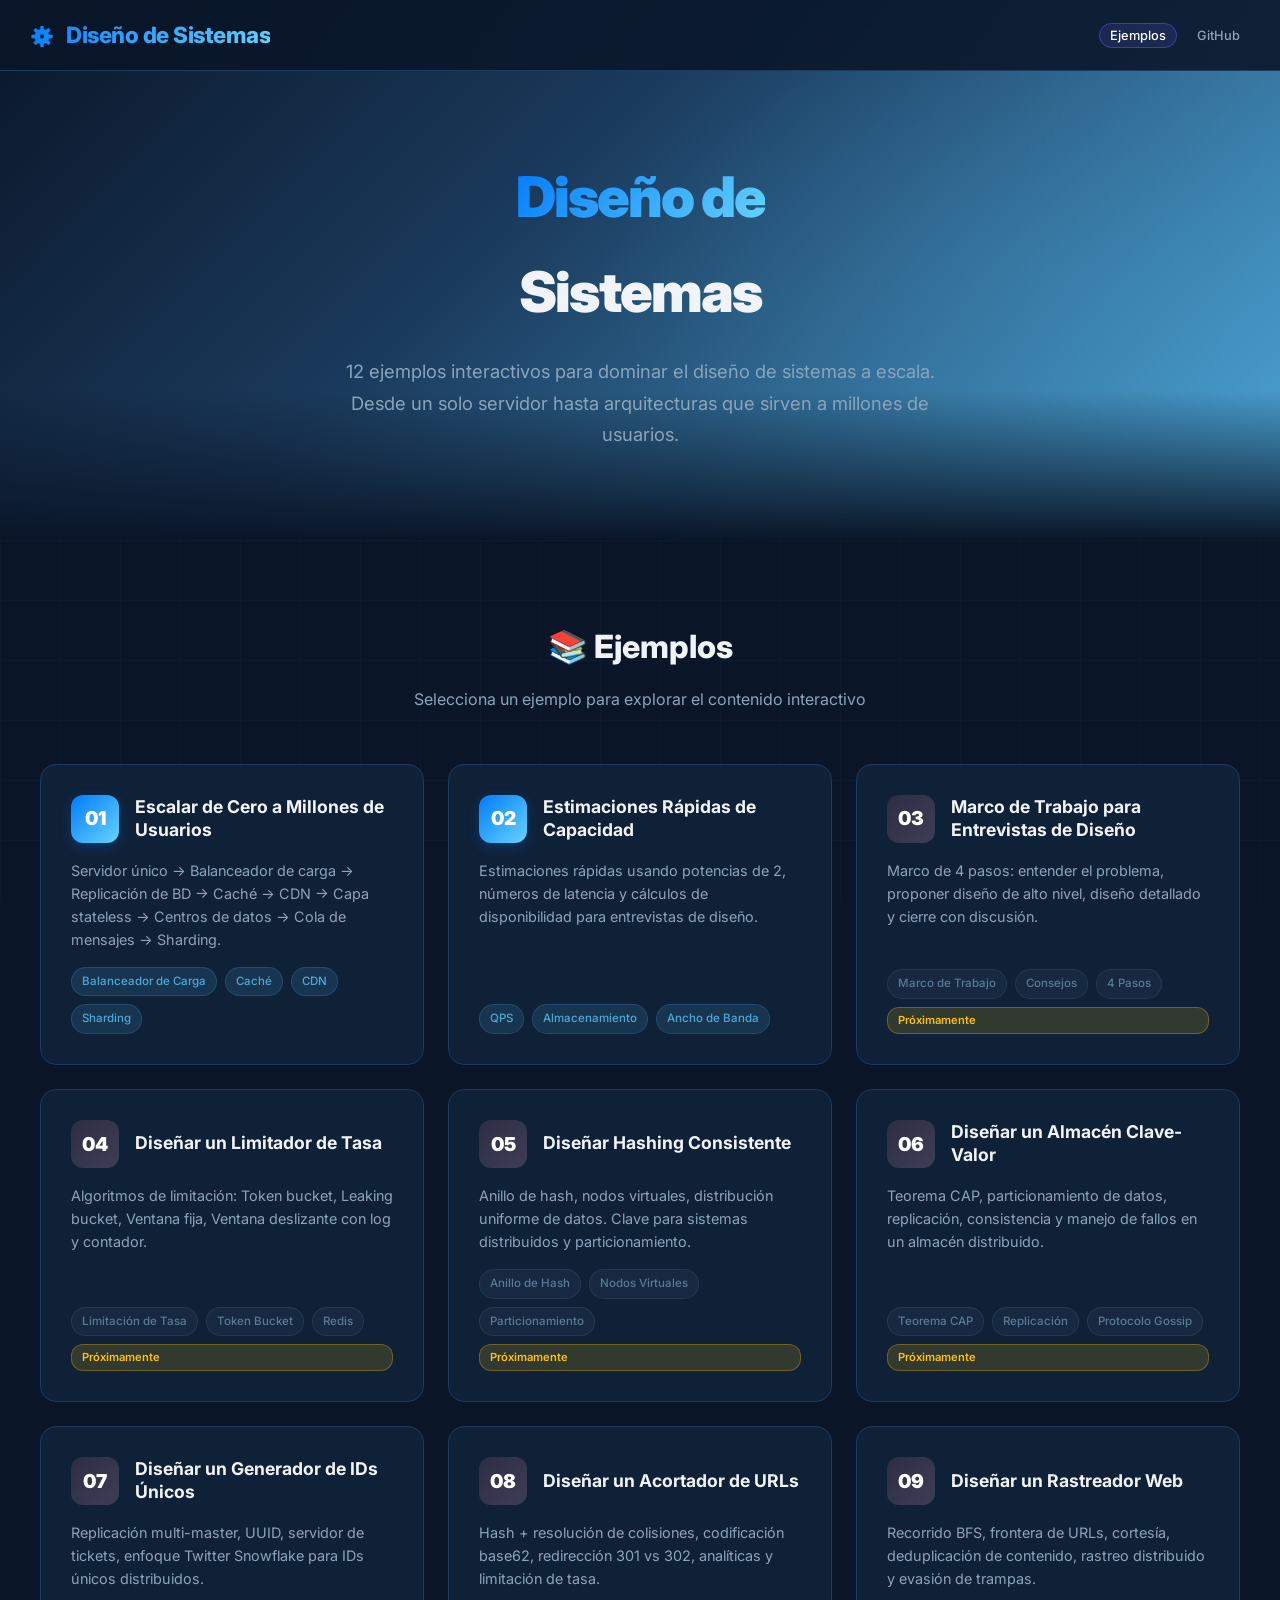
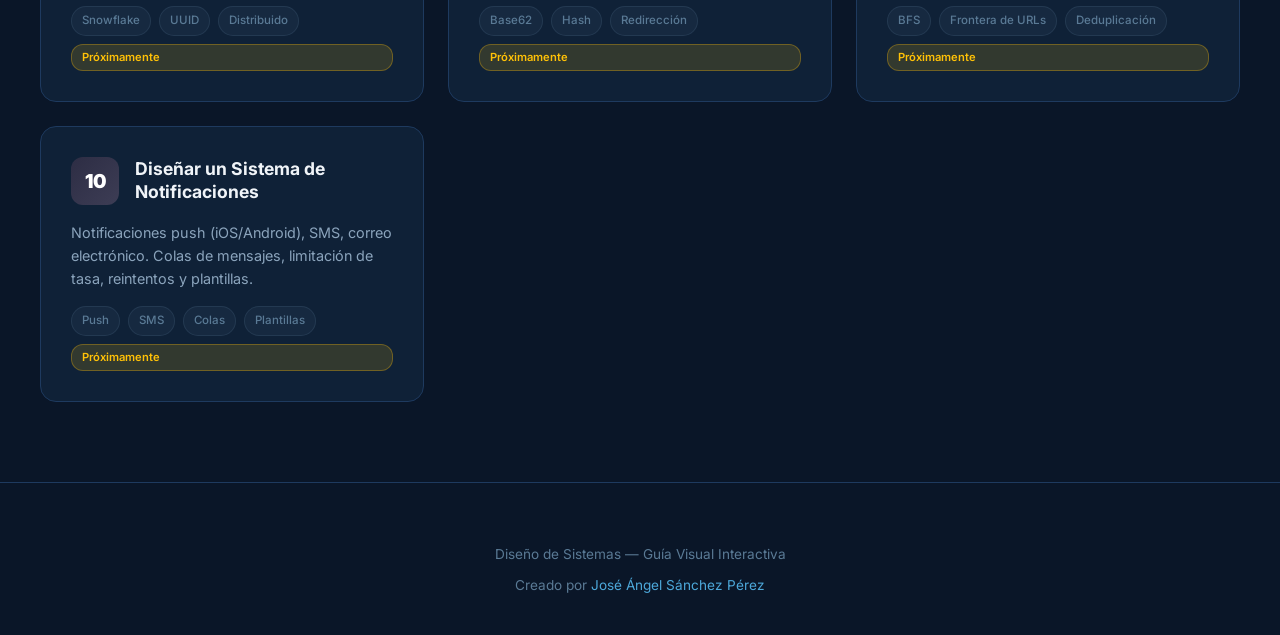
<file: index.html>
<!DOCTYPE html>
<html lang="es">
<head>
    <meta charset="UTF-8">
    <meta name="viewport" content="width=device-width, initial-scale=1.0">
    <title>Diseño de Sistemas — Guía Completa con 12 Ejemplos</title>
    <meta name="description" content="Guía interactiva y visual de Diseño de Sistemas. 12 ejemplos prácticos desde escalamiento básico hasta arquitecturas distribuidas complejas.">
    <meta name="author" content="José Ángel Sánchez Pérez">
    <meta property="og:type" content="website">
    <meta property="og:title" content="Diseño de Sistemas — 12 Ejemplos Prácticos">
    <meta property="og:description" content="Domina el diseño de sistemas con esta guía visual interactiva.">
    <!-- Fonts -->
    <link rel="preconnect" href="https://fonts.googleapis.com">
    <link rel="preconnect" href="https://fonts.gstatic.com" crossorigin>
    <link href="https://fonts.googleapis.com/css2?family=Inter:wght@300;400;500;600;700;800;900&family=JetBrains+Mono:wght@400;500&display=swap" rel="stylesheet">
    <link rel="stylesheet" href="https://cdnjs.cloudflare.com/ajax/libs/font-awesome/6.4.0/css/all.min.css">
    <link rel="stylesheet" href="styles.css">
    <style>
        /* ===== MAIN MENU SPECIFIC STYLES ===== */
        .menu-hero {
            min-height: 60vh;
            display: flex;
            align-items: center;
            justify-content: center;
            position: relative;
            padding: 120px 30px 60px;
            background: var(--gradient-hero);
            overflow: hidden;
        }
        .menu-hero::before {
            content: '';
            position: absolute;
            top: 0; right: 0;
            width: 60%; height: 100%;
            background: radial-gradient(ellipse at 70% 50%, rgba(77,168,218,0.12) 0%, transparent 60%);
        }
        .menu-hero::after {
            content: '';
            position: absolute;
            bottom: 0; left: 0;
            width: 100%; height: 150px;
            background: linear-gradient(to top, var(--bg-deep), transparent);
        }
        .menu-hero-content {
            position: relative; z-index: 1;
            text-align: center; max-width: 800px;
        }
        .menu-hero-content h1 {
            font-size: 3.5rem; font-weight: 900;
            letter-spacing: -2px; margin-bottom: 16px;
            animation: fadeInUp 0.8s ease;
        }
        .menu-hero-content h1 .gradient-text {
            background: var(--gradient-primary);
            -webkit-background-clip: text;
            -webkit-text-fill-color: transparent;
            background-clip: text;
        }
        .menu-hero-content p {
            font-size: 1.15rem; color: var(--text-secondary);
            max-width: 600px; margin: 0 auto;
            animation: fadeInUp 0.8s ease 0.15s both;
        }

        /* Chapters Grid */
        .chapters-section {
            padding: 80px 30px;
            position: relative; z-index: 1;
        }
        .chapters-container {
            max-width: 1200px; margin: 0 auto;
        }
        .chapters-header {
            text-align: center; margin-bottom: 50px;
        }
        .chapters-header h2 {
            font-size: 2rem; font-weight: 800;
            margin-bottom: 12px;
        }
        .chapters-header p {
            color: var(--text-secondary); font-size: 1rem;
        }
        .chapters-grid {
            display: grid;
            grid-template-columns: repeat(auto-fill, minmax(320px, 1fr));
            gap: 24px;
        }
        .chapter-card {
            background: var(--bg-card);
            border: 1px solid var(--border);
            border-radius: var(--radius);
            padding: 30px;
            transition: var(--transition);
            position: relative;
            overflow: hidden;
            display: flex;
            flex-direction: column;
            text-decoration: none;
            color: inherit;
        }
        .chapter-card::before {
            content: '';
            position: absolute;
            top: 0; left: 0;
            width: 100%; height: 4px;
            background: var(--gradient-primary);
            opacity: 0;
            transition: var(--transition);
        }
        .chapter-card:hover {
            border-color: rgba(77,168,218,0.4);
            transform: translateY(-4px);
            box-shadow: var(--shadow-glow);
        }
        .chapter-card:hover::before { opacity: 1; }
        .chapter-card-header {
            display: flex; align-items: center;
            gap: 16px; margin-bottom: 16px;
        }
        .chapter-card-number {
            width: 48px; height: 48px;
            border-radius: 12px;
            background: var(--gradient-primary);
            display: flex; align-items: center; justify-content: center;
            font-size: 1.2rem; font-weight: 900; color: #fff;
            flex-shrink: 0;
            box-shadow: 0 4px 12px rgba(0,123,255,0.25);
        }
        .chapter-card-title {
            font-size: 1.1rem; font-weight: 700;
            color: var(--text-primary);
            line-height: 1.3;
        }
        .chapter-card-desc {
            font-size: 0.9rem; color: var(--text-secondary);
            line-height: 1.6; flex: 1;
            margin-bottom: 16px;
        }
        .chapter-card-tags {
            display: flex; flex-wrap: wrap; gap: 8px;
        }
        .chapter-tag {
            padding: 4px 10px;
            background: var(--primary-glow);
            border: 1px solid rgba(77,168,218,0.2);
            border-radius: 20px;
            font-size: 0.72rem;
            color: var(--primary);
            font-weight: 500;
        }
        .chapter-card.available .chapter-card-number {
            background: var(--gradient-primary);
        }
        .chapter-card.coming-soon {
            opacity: 0.6;
        }
        .chapter-card.coming-soon .chapter-card-number {
            background: linear-gradient(135deg, #2d2d44, #3d3d55);
            box-shadow: none;
        }
        .chapter-card.coming-soon .chapter-tag {
            background: rgba(90,122,149,0.1);
            border-color: rgba(90,122,149,0.2);
            color: var(--text-muted);
        }
        .coming-soon-badge {
            display: inline-block;
            padding: 3px 10px;
            background: rgba(255,193,7,0.15);
            border: 1px solid rgba(255,193,7,0.3);
            border-radius: 12px;
            font-size: 0.7rem;
            color: var(--warning);
            font-weight: 600;
            margin-top: 8px;
        }

        @media (max-width: 768px) {
            .menu-hero-content h1 { font-size: 2.4rem; }
            .chapters-grid { grid-template-columns: 1fr; }
            .chapters-section { padding: 40px 16px; }
        }
    </style>
</head>
<body>
    <div class="bg-grid"></div>

    <!-- Navegación -->
    <nav class="navbar">
        <div class="nav-container">
            <a href="index.html" class="nav-logo">
                <span class="logo-icon">⚙️</span> Diseño de Sistemas
            </a>
            <ul class="nav-menu">
                <li><a href="#ejemplos" class="nav-link active">Ejemplos</a></li>
                <li><a href="https://github.com/mtroangelsanchez" class="nav-link" target="_blank">GitHub</a></li>
            </ul>
        </div>
    </nav>

    <!-- Hero -->
    <section class="menu-hero">
        <div class="menu-hero-content">
            <h1>
                <span class="gradient-text">Diseño de</span><br>Sistemas
            </h1>
            <p>
                12 ejemplos interactivos para dominar el diseño de sistemas a escala. 
                Desde un solo servidor hasta arquitecturas que sirven a millones de usuarios.
            </p>
        </div>
    </section>

    <!-- Ejemplos -->
    <section class="chapters-section" id="ejemplos">
        <div class="chapters-container">
            <div class="chapters-header">
                <h2>📚 Ejemplos</h2>
                <p>Selecciona un ejemplo para explorar el contenido interactivo</p>
            </div>

            <div class="chapters-grid">

                <!-- Ejemplo 1 - DISPONIBLE -->
                <a href="chapter1.html" class="chapter-card available">
                    <div class="chapter-card-header">
                        <div class="chapter-card-number">01</div>
                        <div class="chapter-card-title">Escalar de Cero a Millones de Usuarios</div>
                    </div>
                    <p class="chapter-card-desc">
                        Servidor único → Balanceador de carga → Replicación de BD → Caché → CDN → Capa stateless → Centros de datos → Cola de mensajes → Sharding.
                    </p>
                    <div class="chapter-card-tags">
                        <span class="chapter-tag">Balanceador de Carga</span>
                        <span class="chapter-tag">Caché</span>
                        <span class="chapter-tag">CDN</span>
                        <span class="chapter-tag">Sharding</span>
                    </div>
                </a>

                <!-- Ejemplo 2 - DISPONIBLE -->
                <a href="chapter2.html" class="chapter-card available">
                    <div class="chapter-card-header">
                        <div class="chapter-card-number">02</div>
                        <div class="chapter-card-title">Estimaciones Rápidas de Capacidad</div>
                    </div>
                    <p class="chapter-card-desc">
                        Estimaciones rápidas usando potencias de 2, números de latencia y cálculos de disponibilidad para entrevistas de diseño.
                    </p>
                    <div class="chapter-card-tags">
                        <span class="chapter-tag">QPS</span>
                        <span class="chapter-tag">Almacenamiento</span>
                        <span class="chapter-tag">Ancho de Banda</span>
                    </div>
                </a>

                <!-- Ejemplo 3 -->
                <a href="#" class="chapter-card coming-soon">
                    <div class="chapter-card-header">
                        <div class="chapter-card-number">03</div>
                        <div class="chapter-card-title">Marco de Trabajo para Entrevistas de Diseño</div>
                    </div>
                    <p class="chapter-card-desc">
                        Marco de 4 pasos: entender el problema, proponer diseño de alto nivel, diseño detallado y cierre con discusión.
                    </p>
                    <div class="chapter-card-tags">
                        <span class="chapter-tag">Marco de Trabajo</span>
                        <span class="chapter-tag">Consejos</span>
                        <span class="chapter-tag">4 Pasos</span>
                    </div>
                    <span class="coming-soon-badge">Próximamente</span>
                </a>

                <!-- Ejemplo 4 -->
                <a href="#" class="chapter-card coming-soon">
                    <div class="chapter-card-header">
                        <div class="chapter-card-number">04</div>
                        <div class="chapter-card-title">Diseñar un Limitador de Tasa</div>
                    </div>
                    <p class="chapter-card-desc">
                        Algoritmos de limitación: Token bucket, Leaking bucket, Ventana fija, Ventana deslizante con log y contador.
                    </p>
                    <div class="chapter-card-tags">
                        <span class="chapter-tag">Limitación de Tasa</span>
                        <span class="chapter-tag">Token Bucket</span>
                        <span class="chapter-tag">Redis</span>
                    </div>
                    <span class="coming-soon-badge">Próximamente</span>
                </a>

                <!-- Ejemplo 5 -->
                <a href="#" class="chapter-card coming-soon">
                    <div class="chapter-card-header">
                        <div class="chapter-card-number">05</div>
                        <div class="chapter-card-title">Diseñar Hashing Consistente</div>
                    </div>
                    <p class="chapter-card-desc">
                        Anillo de hash, nodos virtuales, distribución uniforme de datos. Clave para sistemas distribuidos y particionamiento.
                    </p>
                    <div class="chapter-card-tags">
                        <span class="chapter-tag">Anillo de Hash</span>
                        <span class="chapter-tag">Nodos Virtuales</span>
                        <span class="chapter-tag">Particionamiento</span>
                    </div>
                    <span class="coming-soon-badge">Próximamente</span>
                </a>

                <!-- Ejemplo 6 -->
                <a href="#" class="chapter-card coming-soon">
                    <div class="chapter-card-header">
                        <div class="chapter-card-number">06</div>
                        <div class="chapter-card-title">Diseñar un Almacén Clave-Valor</div>
                    </div>
                    <p class="chapter-card-desc">
                        Teorema CAP, particionamiento de datos, replicación, consistencia y manejo de fallos en un almacén distribuido.
                    </p>
                    <div class="chapter-card-tags">
                        <span class="chapter-tag">Teorema CAP</span>
                        <span class="chapter-tag">Replicación</span>
                        <span class="chapter-tag">Protocolo Gossip</span>
                    </div>
                    <span class="coming-soon-badge">Próximamente</span>
                </a>

                <!-- Ejemplo 7 -->
                <a href="#" class="chapter-card coming-soon">
                    <div class="chapter-card-header">
                        <div class="chapter-card-number">07</div>
                        <div class="chapter-card-title">Diseñar un Generador de IDs Únicos</div>
                    </div>
                    <p class="chapter-card-desc">
                        Replicación multi-master, UUID, servidor de tickets, enfoque Twitter Snowflake para IDs únicos distribuidos.
                    </p>
                    <div class="chapter-card-tags">
                        <span class="chapter-tag">Snowflake</span>
                        <span class="chapter-tag">UUID</span>
                        <span class="chapter-tag">Distribuido</span>
                    </div>
                    <span class="coming-soon-badge">Próximamente</span>
                </a>

                <!-- Ejemplo 8 -->
                <a href="#" class="chapter-card coming-soon">
                    <div class="chapter-card-header">
                        <div class="chapter-card-number">08</div>
                        <div class="chapter-card-title">Diseñar un Acortador de URLs</div>
                    </div>
                    <p class="chapter-card-desc">
                        Hash + resolución de colisiones, codificación base62, redirección 301 vs 302, analíticas y limitación de tasa.
                    </p>
                    <div class="chapter-card-tags">
                        <span class="chapter-tag">Base62</span>
                        <span class="chapter-tag">Hash</span>
                        <span class="chapter-tag">Redirección</span>
                    </div>
                    <span class="coming-soon-badge">Próximamente</span>
                </a>

                <!-- Ejemplo 9 -->
                <a href="#" class="chapter-card coming-soon">
                    <div class="chapter-card-header">
                        <div class="chapter-card-number">09</div>
                        <div class="chapter-card-title">Diseñar un Rastreador Web</div>
                    </div>
                    <p class="chapter-card-desc">
                        Recorrido BFS, frontera de URLs, cortesía, deduplicación de contenido, rastreo distribuido y evasión de trampas.
                    </p>
                    <div class="chapter-card-tags">
                        <span class="chapter-tag">BFS</span>
                        <span class="chapter-tag">Frontera de URLs</span>
                        <span class="chapter-tag">Deduplicación</span>
                    </div>
                    <span class="coming-soon-badge">Próximamente</span>
                </a>

                <!-- Ejemplo 10 -->
                <a href="#" class="chapter-card coming-soon">
                    <div class="chapter-card-header">
                        <div class="chapter-card-number">10</div>
                        <div class="chapter-card-title">Diseñar un Sistema de Notificaciones</div>
                    </div>
                    <p class="chapter-card-desc">
                        Notificaciones push (iOS/Android), SMS, correo electrónico. Colas de mensajes, limitación de tasa, reintentos y plantillas.
                    </p>
                    <div class="chapter-card-tags">
                        <span class="chapter-tag">Push</span>
                        <span class="chapter-tag">SMS</span>
                        <span class="chapter-tag">Colas</span>
                        <span class="chapter-tag">Plantillas</span>
                    </div>
                    <span class="coming-soon-badge">Próximamente</span>
                </a>

                <!-- Ejemplo 11 -->
                <a href="#" class="chapter-card coming-soon">
                    <div class="chapter-card-header">
                        <div class="chapter-card-number">11</div>
                        <div class="chapter-card-title">Diseñar un Sistema de Noticias (Feed)</div>
                    </div>
                    <p class="chapter-card-desc">
                        Publicación de feed, construcción del news feed. Fanout en escritura vs fanout en lectura, estrategia de caché y ranking.
                    </p>
                    <div class="chapter-card-tags">
                        <span class="chapter-tag">Fanout</span>
                        <span class="chapter-tag">Ranking de Feed</span>
                        <span class="chapter-tag">Caché</span>
                    </div>
                    <span class="coming-soon-badge">Próximamente</span>
                </a>

                <!-- Ejemplo 12 -->
                <a href="#" class="chapter-card coming-soon">
                    <div class="chapter-card-header">
                        <div class="chapter-card-number">12</div>
                        <div class="chapter-card-title">Diseñar un Sistema de Chat</div>
                    </div>
                    <p class="chapter-card-desc">
                        WebSocket, chat 1 a 1, chat grupal, presencia en línea, sincronización de mensajes, almacenamiento y notificaciones push.
                    </p>
                    <div class="chapter-card-tags">
                        <span class="chapter-tag">WebSocket</span>
                        <span class="chapter-tag">Presencia</span>
                        <span class="chapter-tag">Sincronización</span>
                    </div>
                    <span class="coming-soon-badge">Próximamente</span>
                </a>

            </div>
        </div>
    </section>

    <!-- Pie de página -->
    <footer class="footer">
        <p>Diseño de Sistemas — Guía Visual Interactiva</p>
        <p>Creado por <a href="https://github.com/mtroangelsanchez">José Ángel Sánchez Pérez</a></p>
    </footer>

    <script>
        // Animate cards on scroll
        document.addEventListener('DOMContentLoaded', () => {
            const cards = document.querySelectorAll('.chapter-card');
            const observer = new IntersectionObserver((entries) => {
                entries.forEach((entry, i) => {
                    if (entry.isIntersecting) {
                        setTimeout(() => {
                            entry.target.style.opacity = '1';
                            entry.target.style.transform = 'translateY(0)';
                        }, i * 80);
                        observer.unobserve(entry.target);
                    }
                });
            }, { threshold: 0.1 });

            cards.forEach(card => {
                card.style.opacity = '0';
                card.style.transform = 'translateY(25px)';
                card.style.transition = 'opacity 0.5s ease, transform 0.5s ease';
                observer.observe(card);
            });

            // Navbar scroll
            const navbar = document.querySelector('.navbar');
            window.addEventListener('scroll', () => {
                navbar.style.background = window.scrollY > 50 
                    ? 'rgba(10, 22, 40, 0.95)' 
                    : 'rgba(10, 22, 40, 0.88)';
            });
        });
    </script>
</body>
</html>
</file>
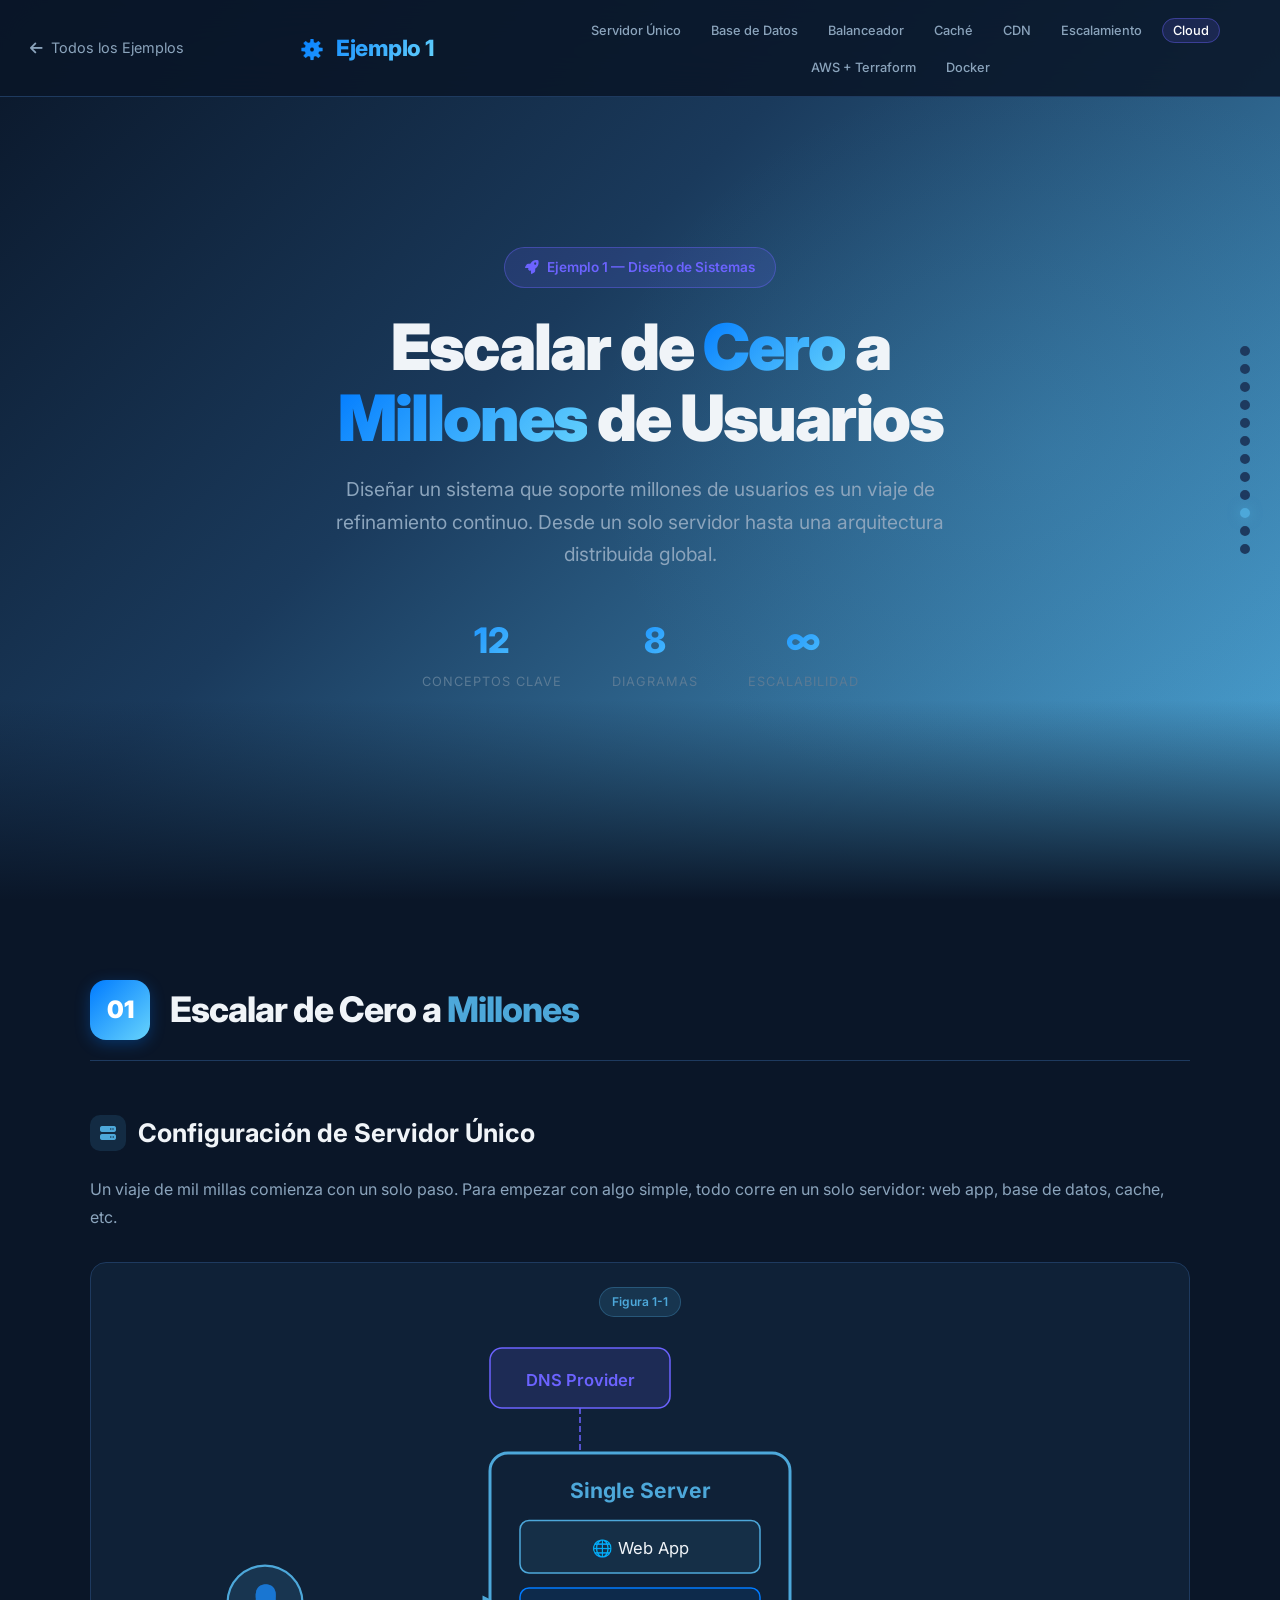
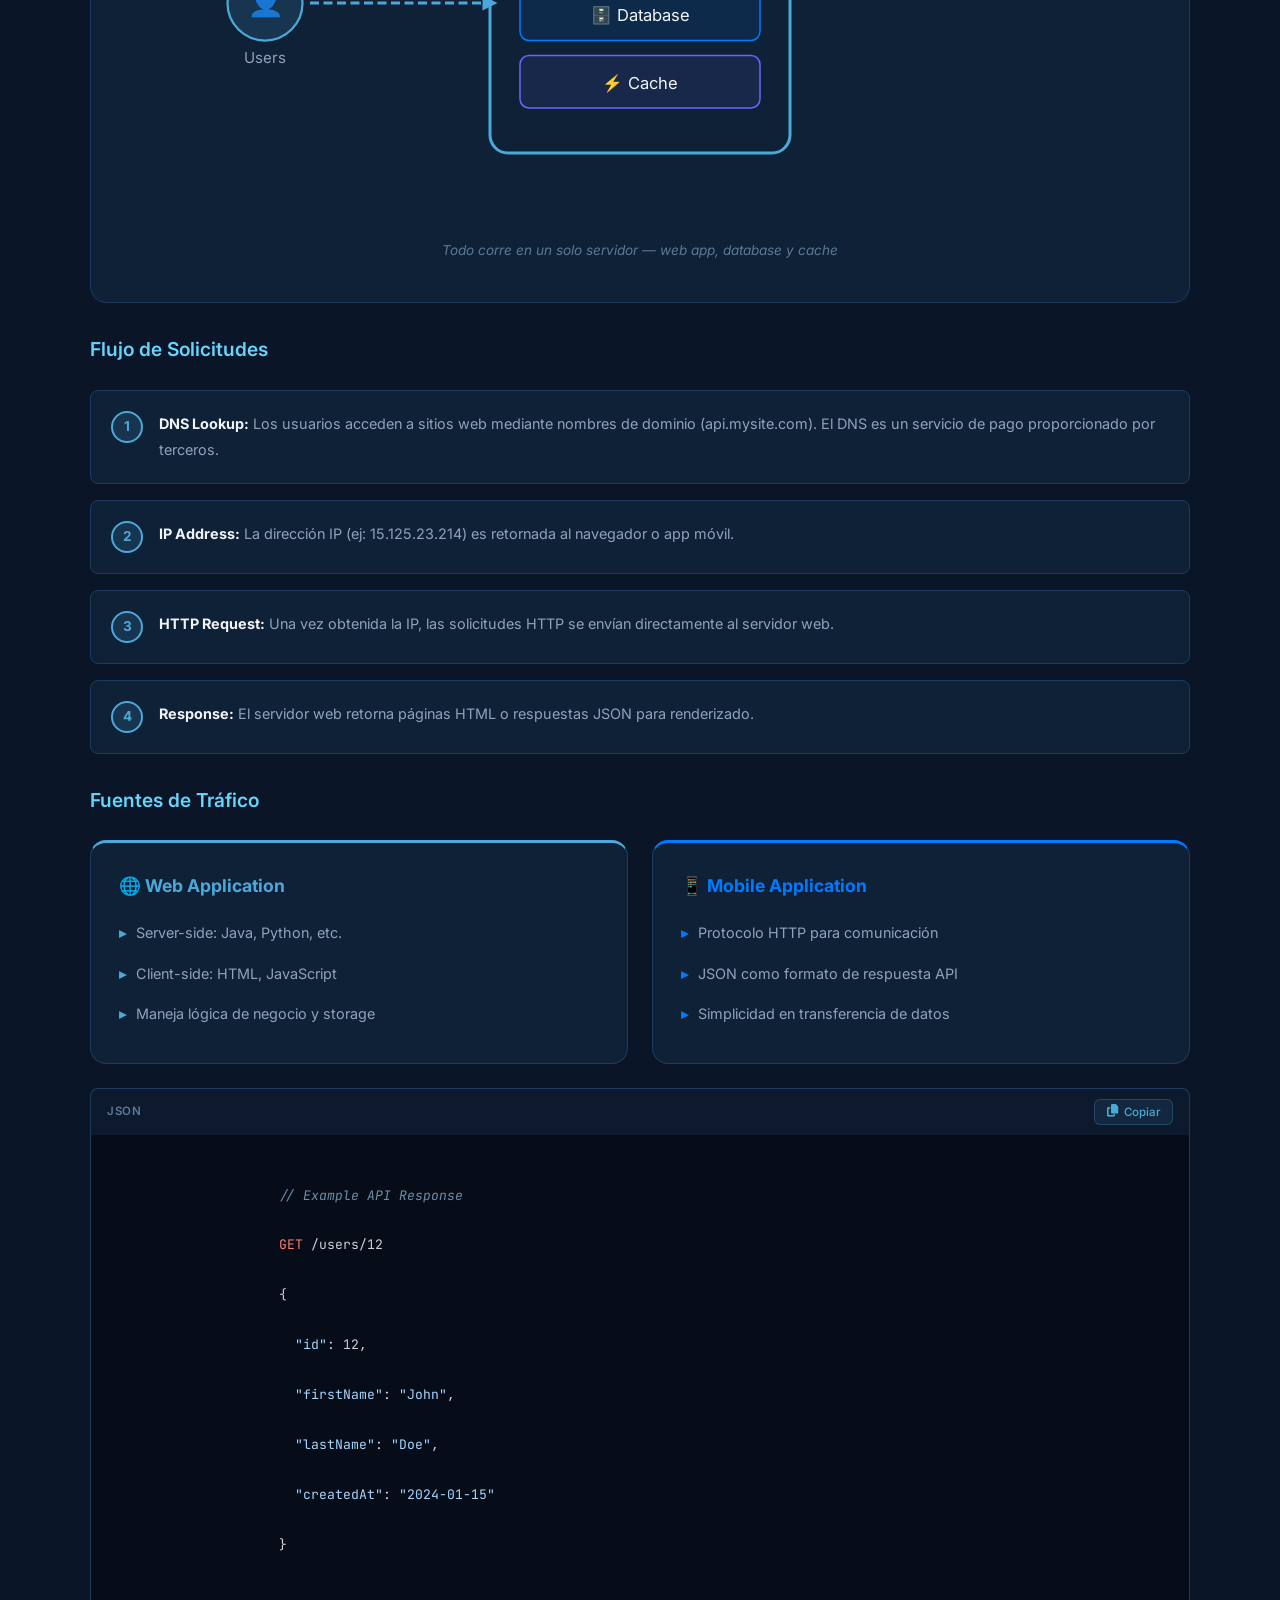
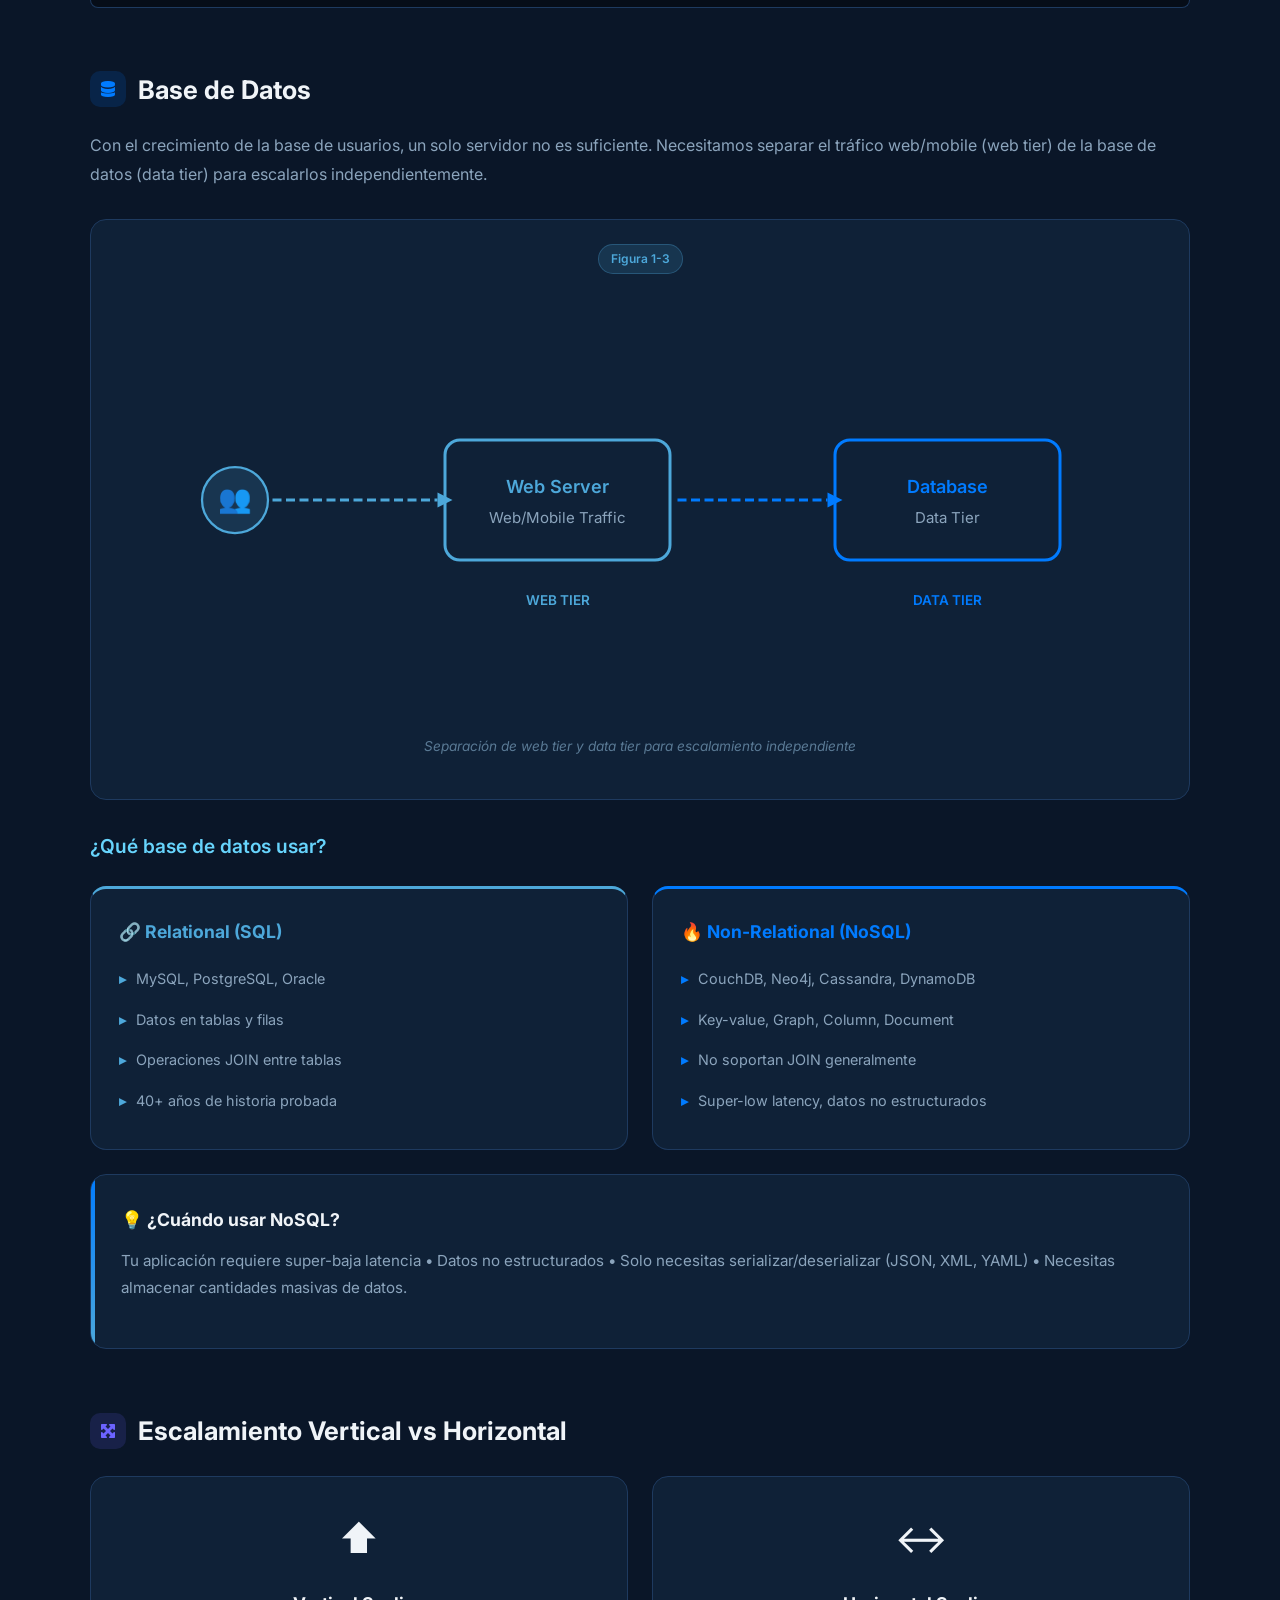
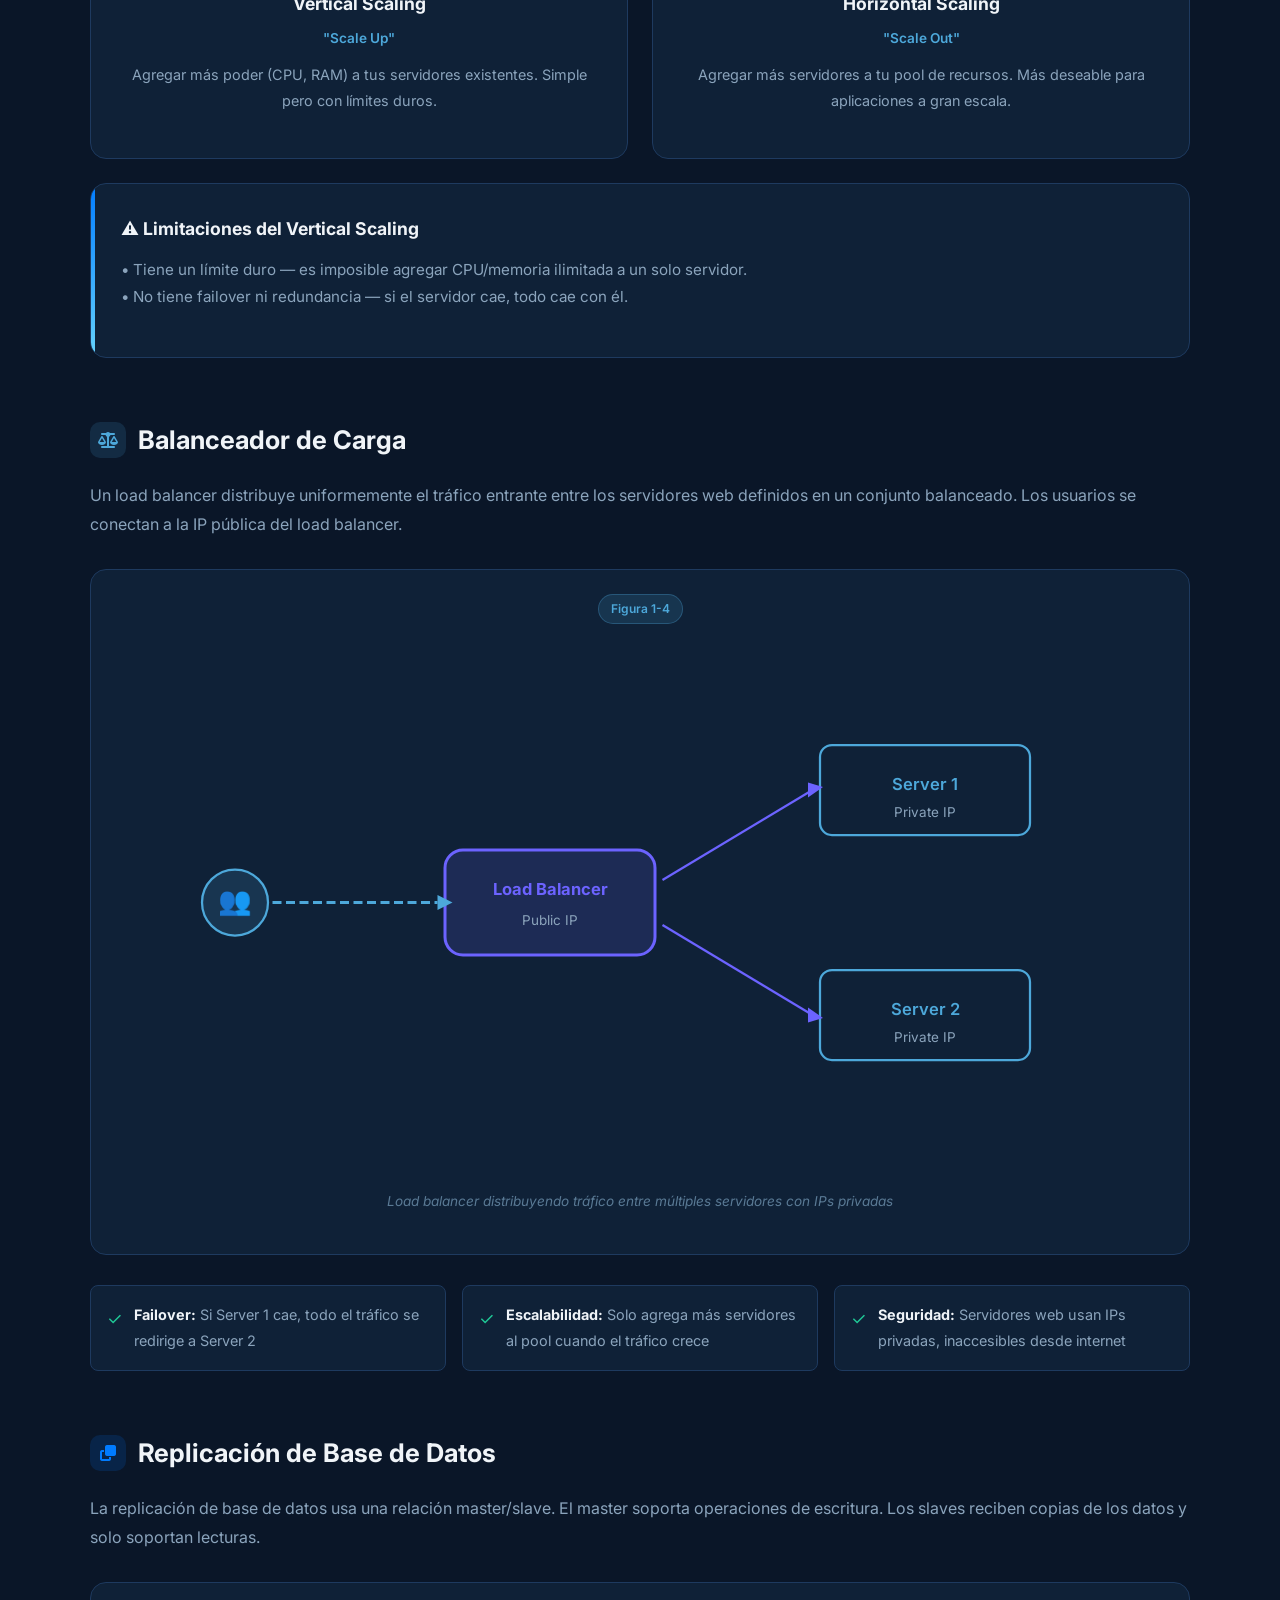
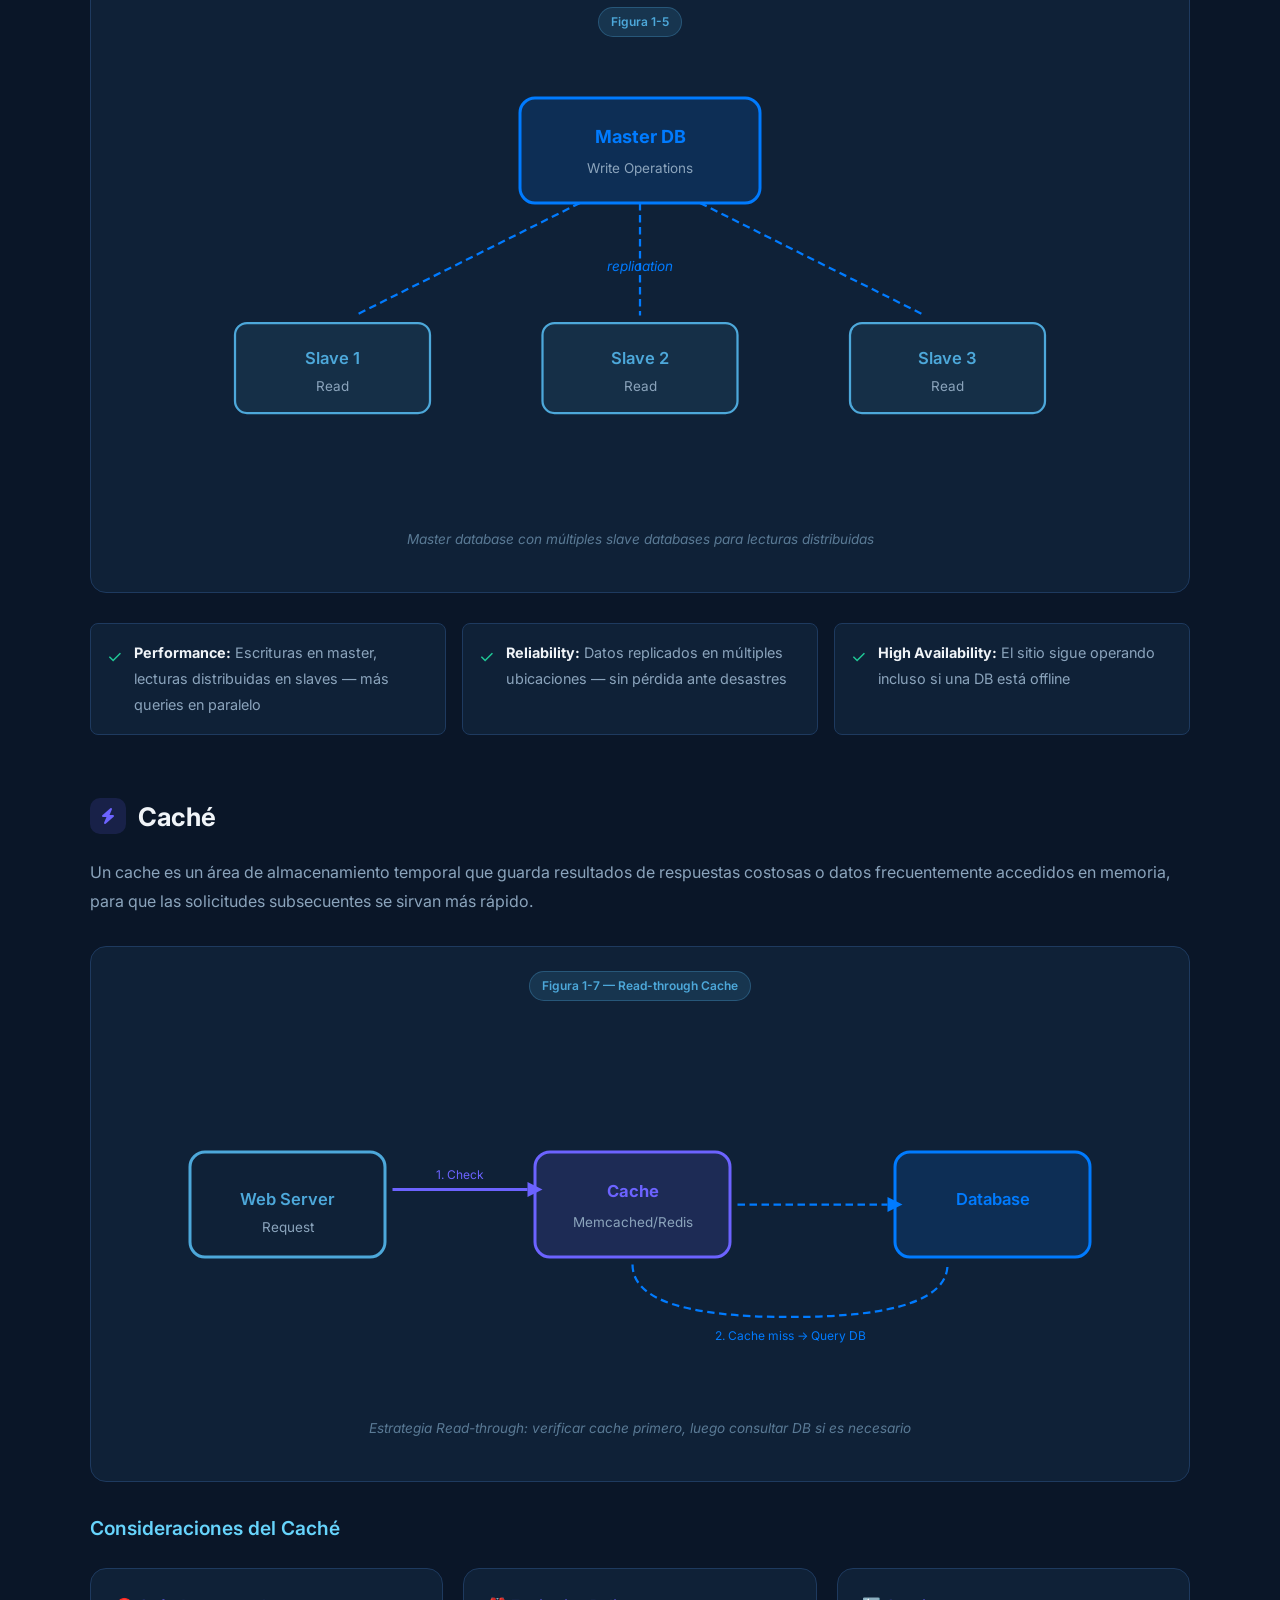
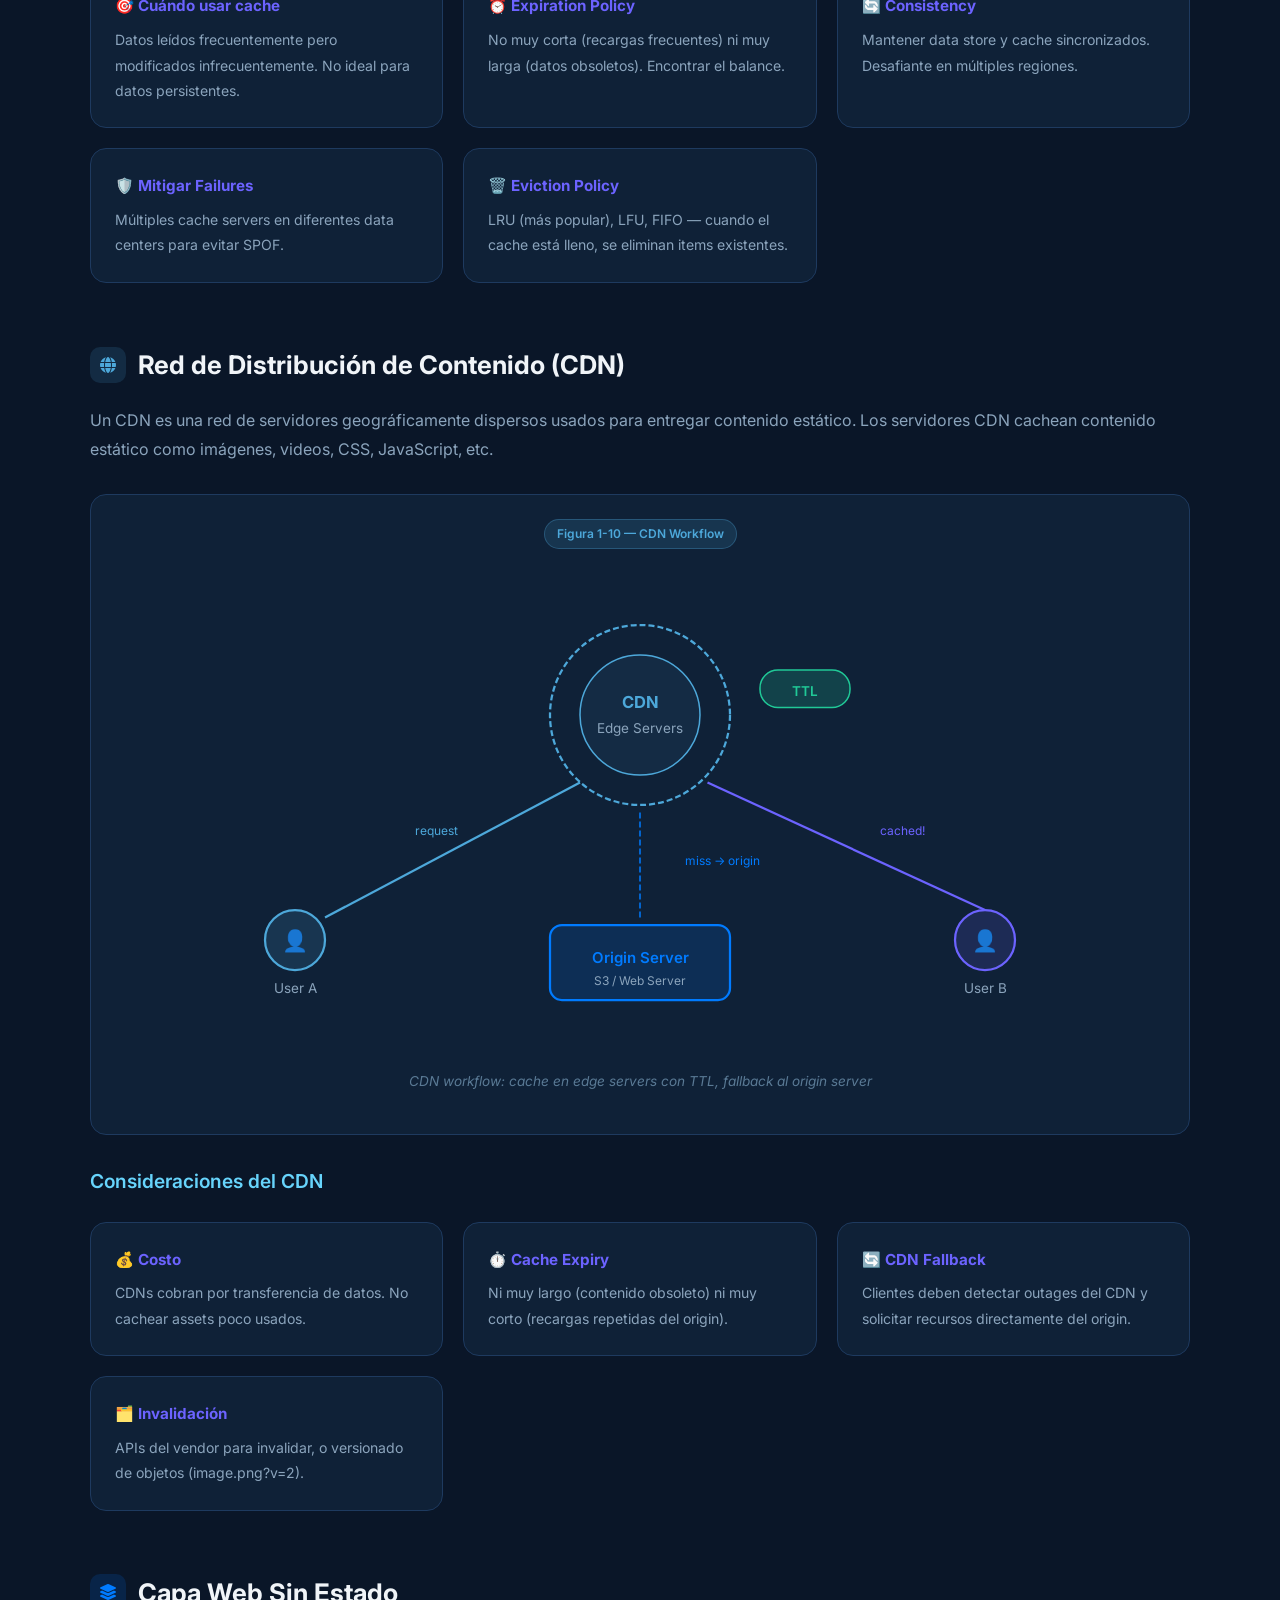
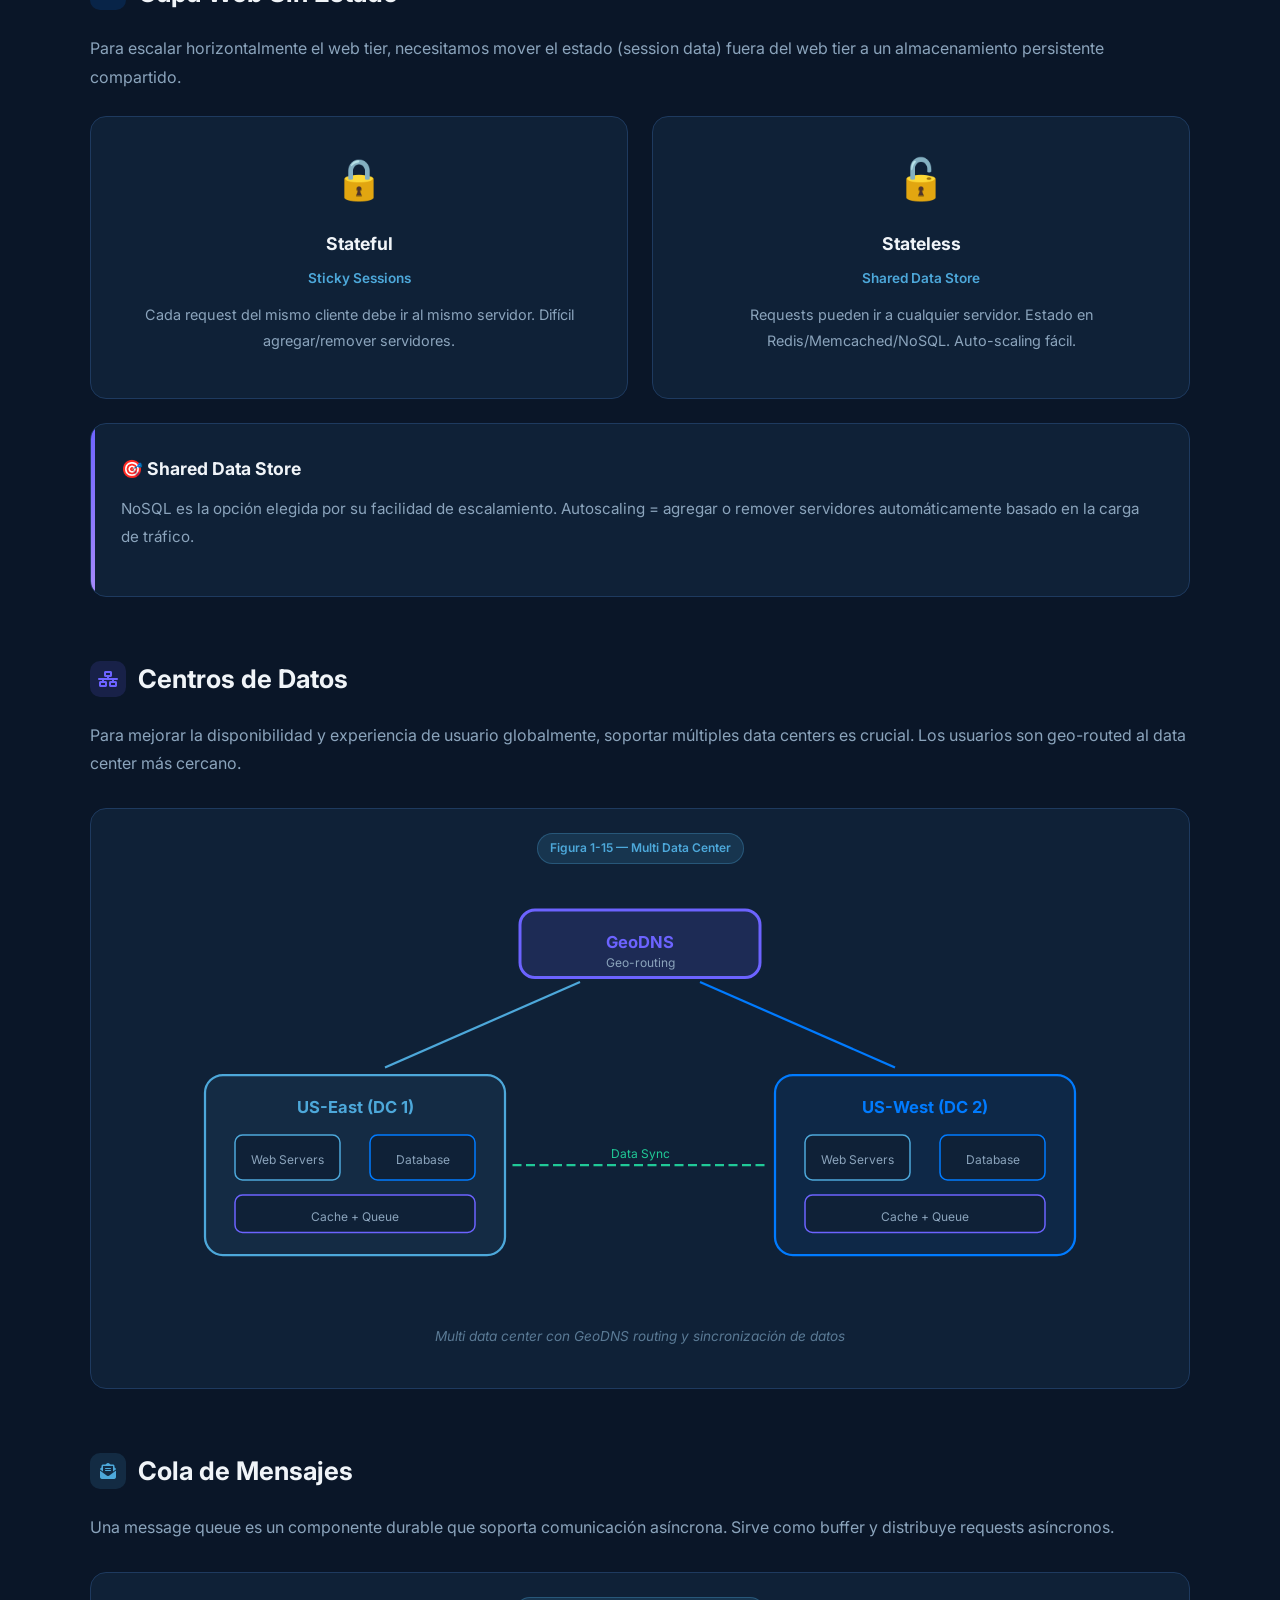
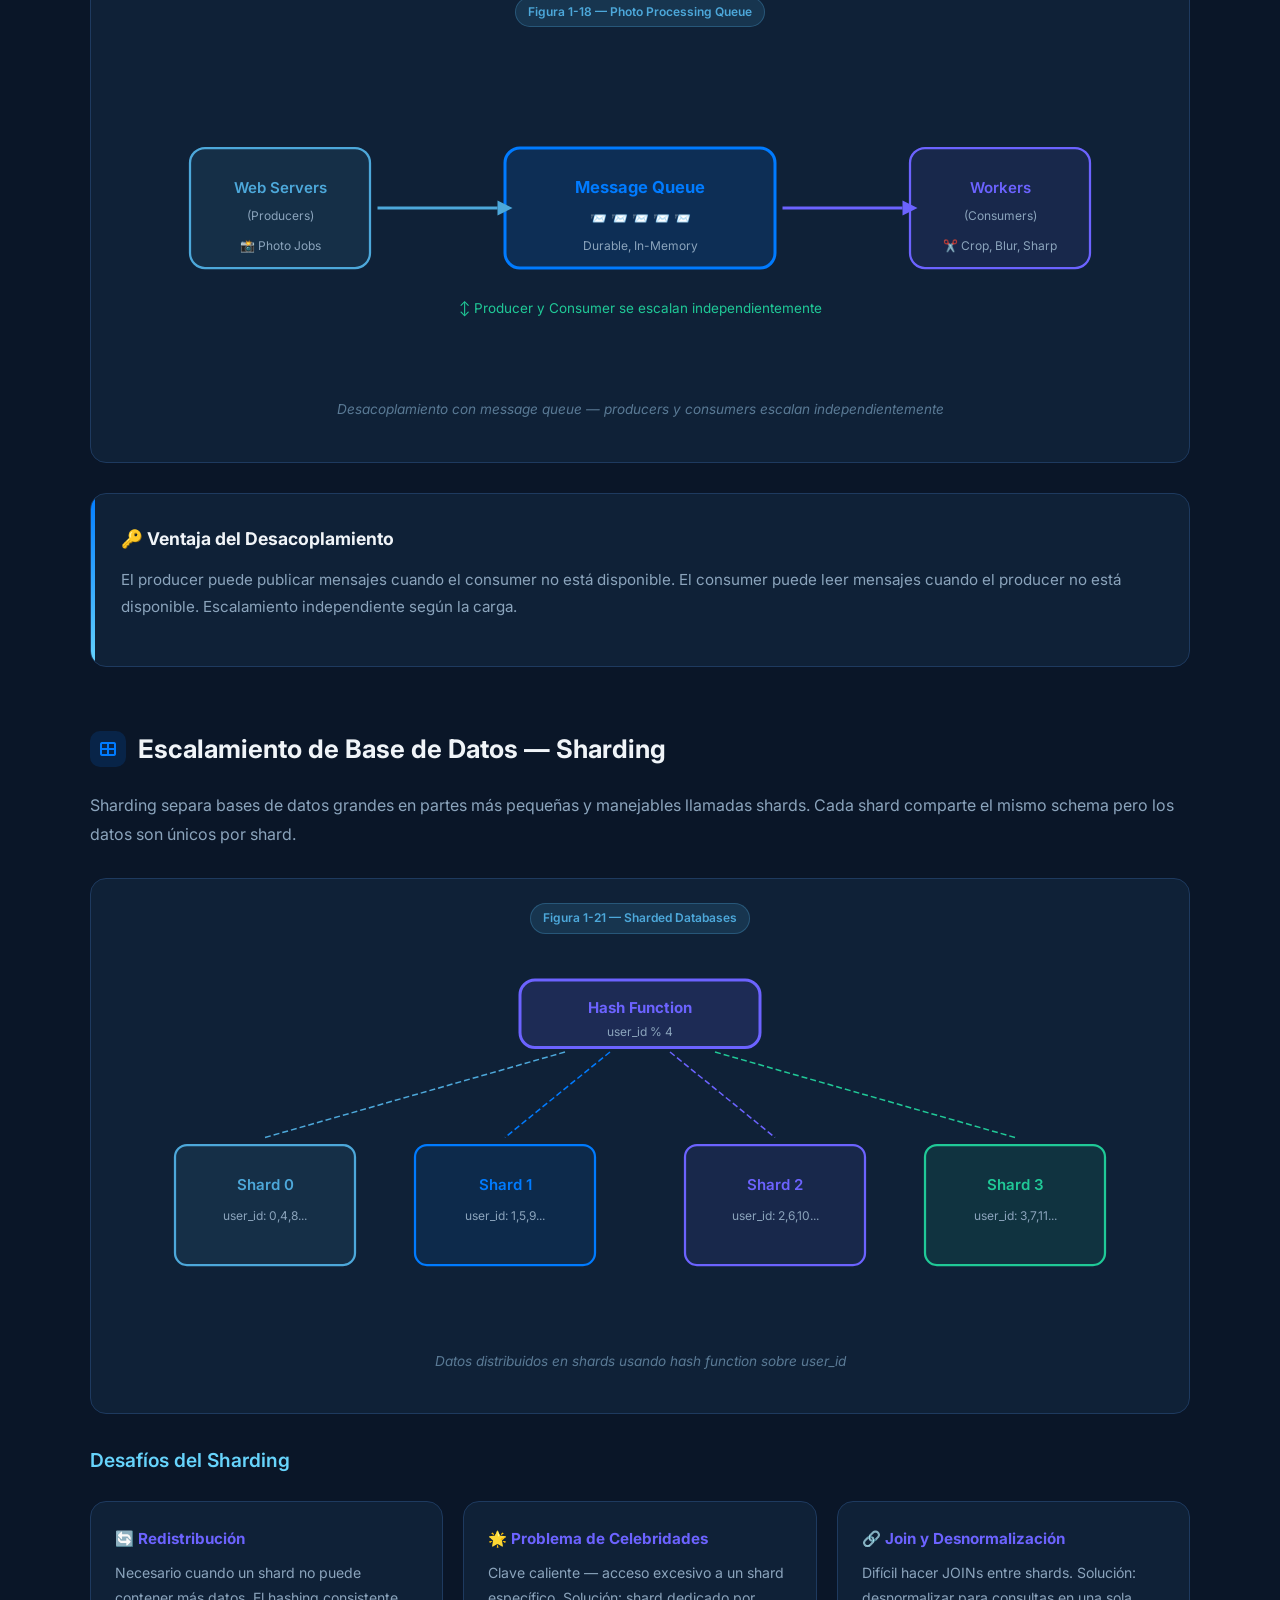
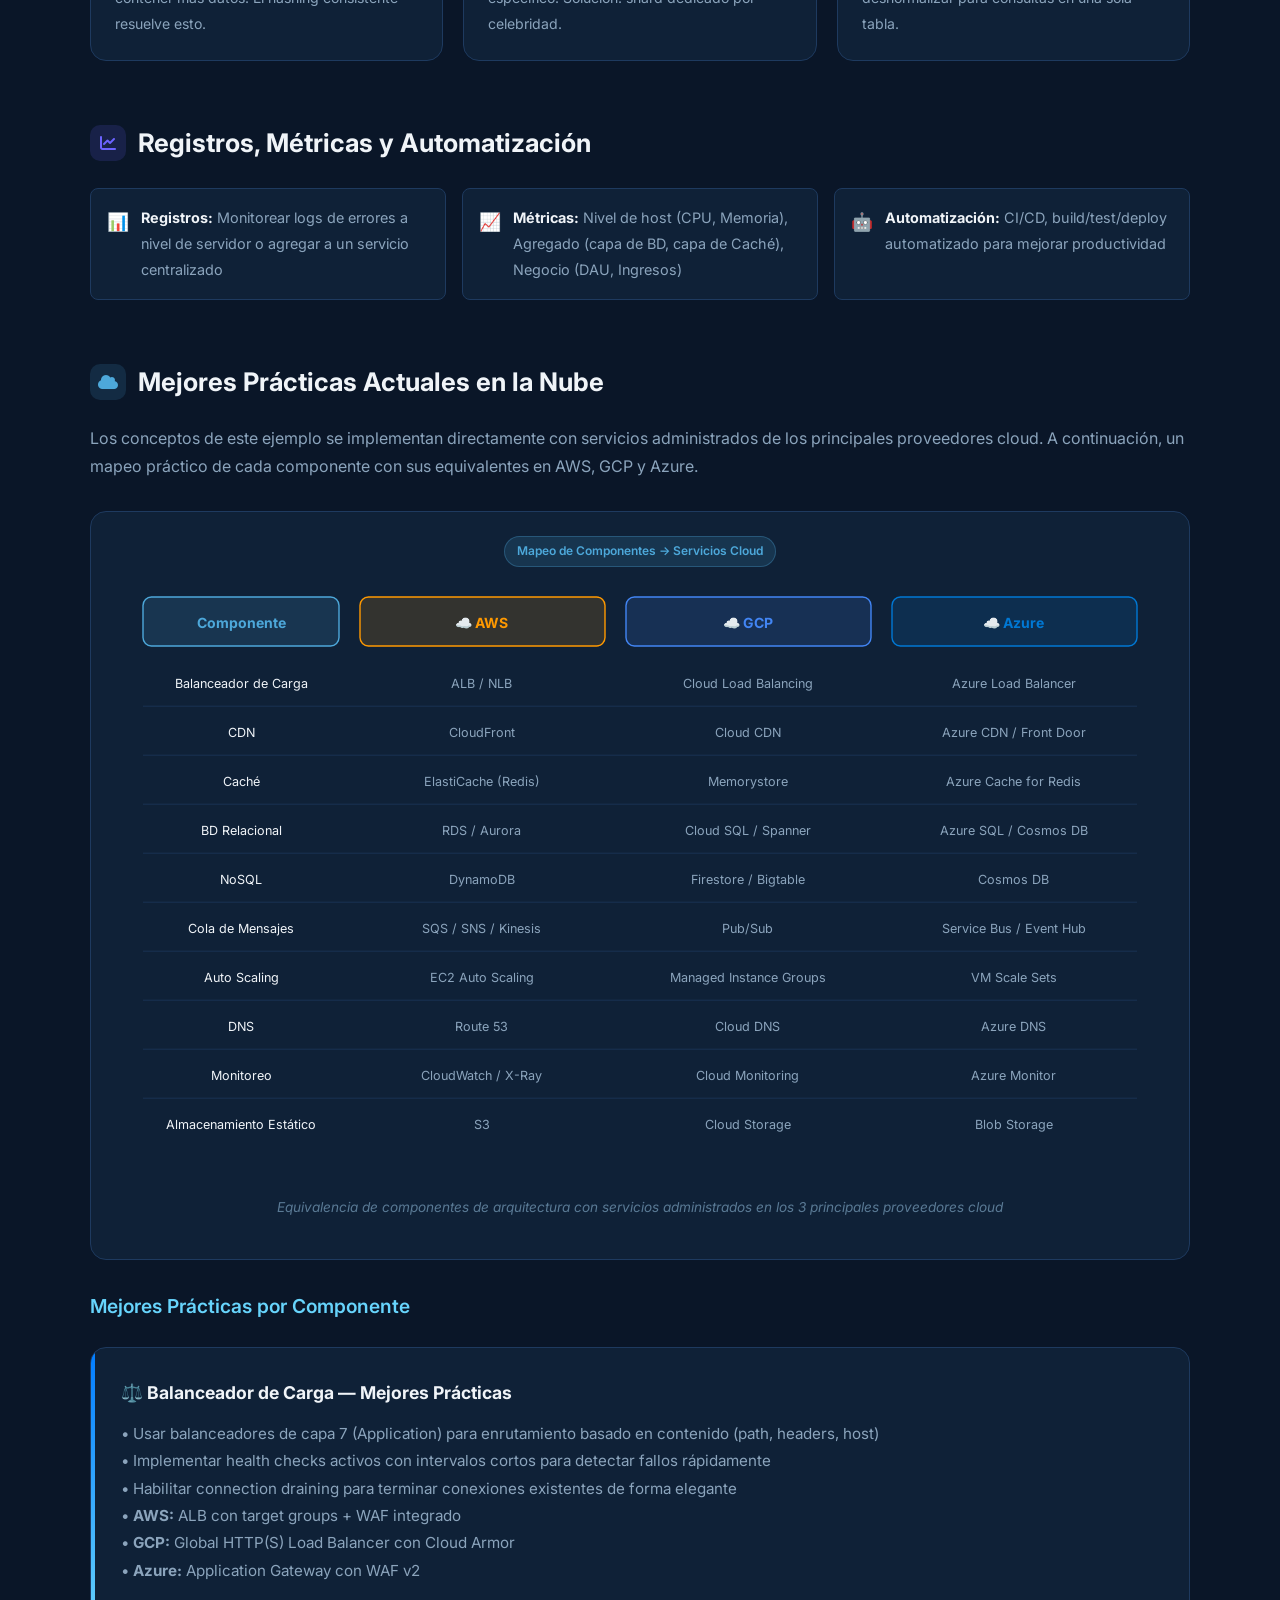
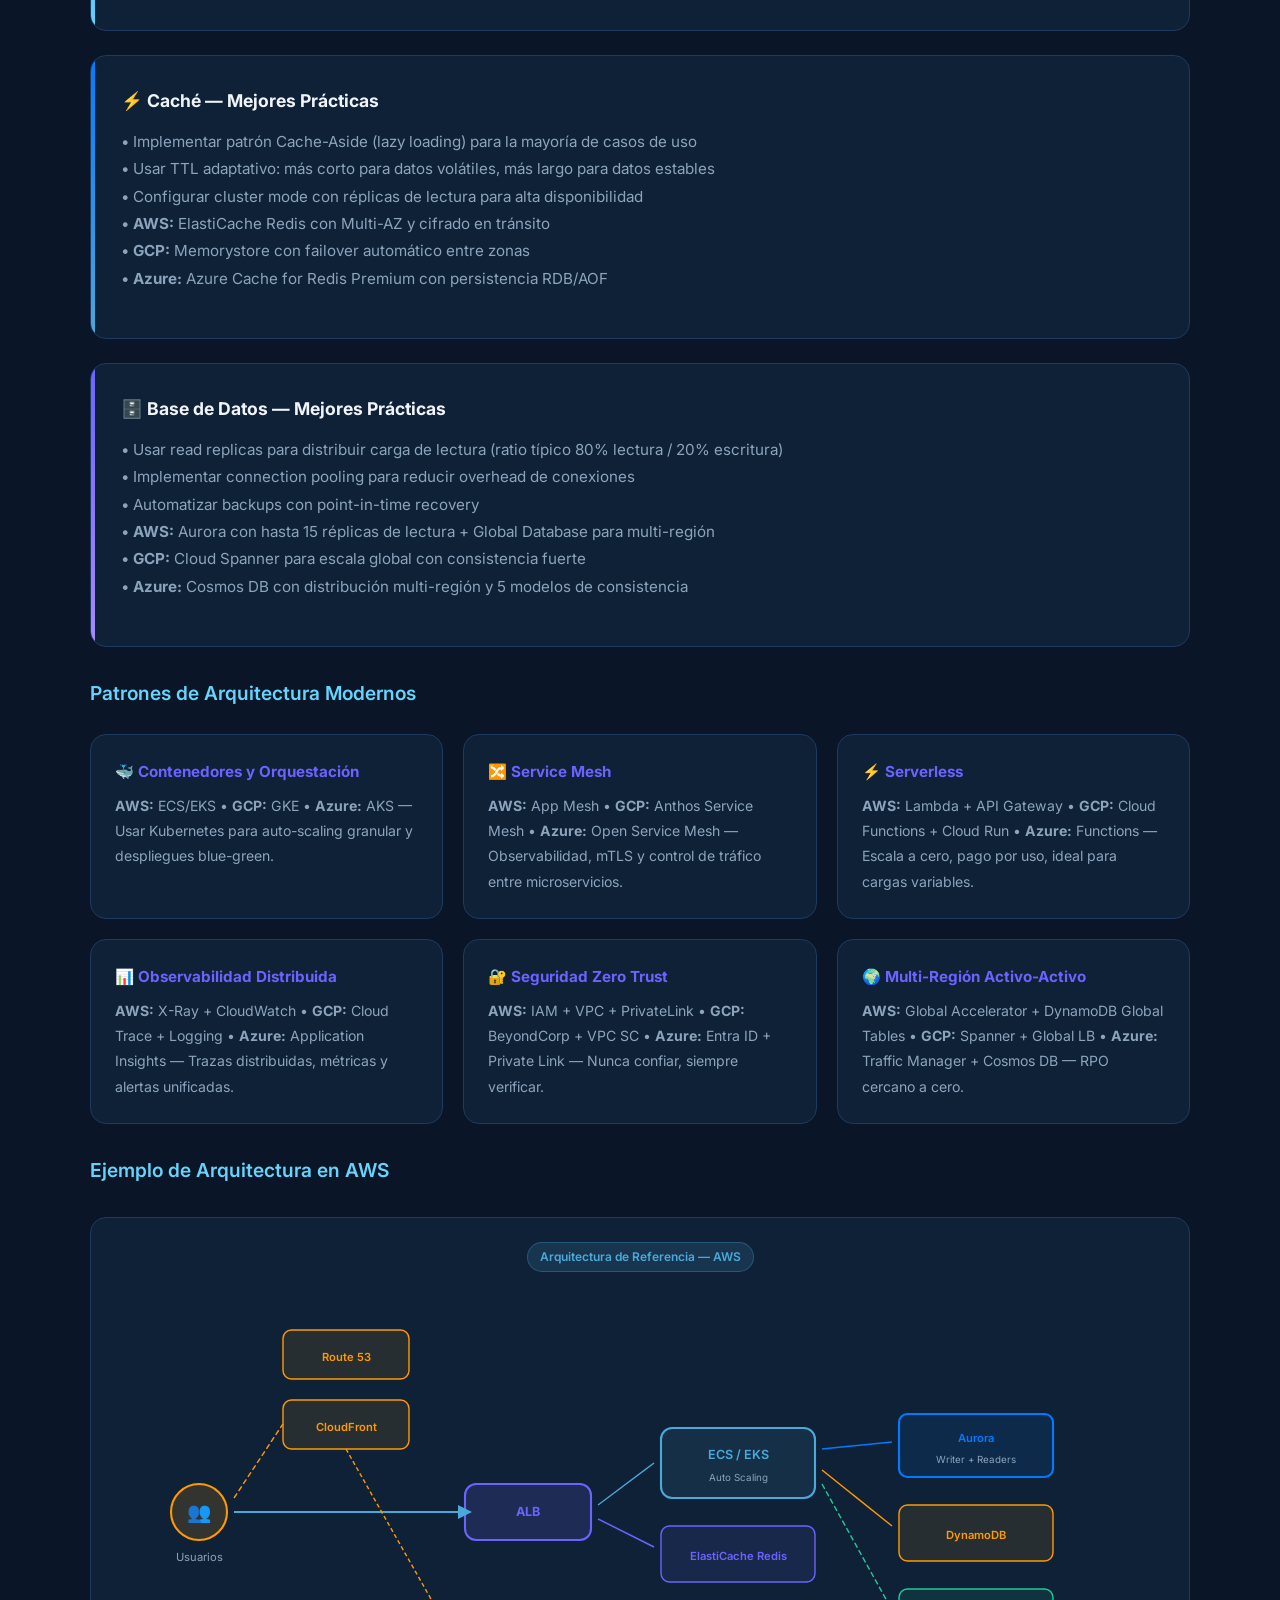
<file: chapter1.html>
<!DOCTYPE html>
<html lang="es">
<head>
    <meta charset="UTF-8">
    <meta name="viewport" content="width=device-width, initial-scale=1.0">
    <title>Diseño de Sistemas - Escalar de Cero a Millones</title>
    <meta name="description" content="Guía interactiva de Diseño de Sistemas: Escalar de cero a millones de usuarios. Arquitectura, balanceadores de carga, caché, CDN, sharding y más.">
    <meta name="author" content="José Ángel Sánchez Pérez">
    <!-- Open Graph -->
    <meta property="og:type" content="website">
    <meta property="og:title" content="Diseño de Sistemas - Escalar de Cero a Millones">
    <meta property="og:description" content="Guía visual e interactiva de diseño de sistemas a escala.">
    <!-- Fonts -->
    <link rel="preconnect" href="https://fonts.googleapis.com">
    <link rel="preconnect" href="https://fonts.gstatic.com" crossorigin>
    <link href="https://fonts.googleapis.com/css2?family=Inter:wght@300;400;500;600;700;800;900&family=JetBrains+Mono:wght@400;500&display=swap" rel="stylesheet">
    <link rel="stylesheet" href="https://cdnjs.cloudflare.com/ajax/libs/font-awesome/6.4.0/css/all.min.css">
    <!-- Styles -->
    <link rel="stylesheet" href="styles.css">
</head>
<body>
    <!-- Animated Grid Background -->
    <div class="bg-grid"></div>

    <!-- Navigation -->
    <nav class="navbar">
        <div class="nav-container">
            <a href="index.html" class="nav-back">
                <i class="fas fa-arrow-left"></i> Todos los Ejemplos
            </a>
            <a href="chapter1.html" class="nav-logo">
                <span class="logo-icon">⚙️</span> Ejemplo 1
            </a>
            <ul class="nav-menu">
                <li><a href="#single-server" class="nav-link">Servidor Único</a></li>
                <li><a href="#database" class="nav-link">Base de Datos</a></li>
                <li><a href="#load-balancer" class="nav-link">Balanceador</a></li>
                <li><a href="#cache" class="nav-link">Caché</a></li>
                <li><a href="#cdn" class="nav-link">CDN</a></li>
                <li><a href="#scaling" class="nav-link">Escalamiento</a></li>
                <li><a href="#cloud-practices" class="nav-link">Cloud</a></li>
                <li><a href="#aws-terraform" class="nav-link">AWS + Terraform</a></li>
                <li><a href="#docker-local" class="nav-link">Docker</a></li>
            </ul>
        </div>
    </nav>

    <!-- Hero Section -->
    <section class="hero">
        <div class="hero-content">
            <div class="hero-badge">
                <i class="fas fa-rocket"></i> Ejemplo 1 — Diseño de Sistemas
            </div>
            <h1 class="hero-title">
                Escalar de <span class="gradient-text">Cero</span> a<br>
                <span class="gradient-text">Millones</span> de Usuarios
            </h1>
            <p class="hero-subtitle">
                Diseñar un sistema que soporte millones de usuarios es un viaje de refinamiento continuo.
                Desde un solo servidor hasta una arquitectura distribuida global.
            </p>
            <div class="hero-stats">
                <div class="hero-stat">
                    <div class="hero-stat-number">12</div>
                    <div class="hero-stat-label">Conceptos Clave</div>
                </div>
                <div class="hero-stat">
                    <div class="hero-stat-number">8</div>
                    <div class="hero-stat-label">Diagramas</div>
                </div>
                <div class="hero-stat">
                    <div class="hero-stat-number">∞</div>
                    <div class="hero-stat-label">Escalabilidad</div>
                </div>
            </div>
        </div>
    </section>

    <!-- Contenido del Ejemplo -->
    <section class="chapter-section">
        <div class="chapter-container">
            <!-- Encabezado -->
            <div class="chapter-header">
                <div class="chapter-number">01</div>
                <h2 class="chapter-title">Escalar de Cero a <span class="highlight">Millones</span></h2>
            </div>

            <!-- Single Server Setup -->
            <div class="content-block" id="single-server">
                <h2><span class="icon cyan"><i class="fas fa-server"></i></span> Configuración de Servidor Único</h2>
                <p>
                    Un viaje de mil millas comienza con un solo paso. Para empezar con algo simple, 
                    todo corre en un solo servidor: web app, base de datos, cache, etc.
                </p>
                <div class="diagram-container">
                    <span class="diagram-label">Figura 1-1</span>
                    <div class="svg-diagram">
                        <svg viewBox="0 0 700 320" xmlns="http://www.w3.org/2000/svg">
                            <rect x="250" y="80" width="200" height="200" rx="12" fill="#0f2137" stroke="#4da8da" stroke-width="2"/>
                            <text x="350" y="110" text-anchor="middle" fill="#4da8da" font-size="14" font-weight="700">Single Server</text>
                            <rect x="270" y="125" width="160" height="35" rx="6" fill="rgba(77,168,218,0.1)" stroke="#4da8da" stroke-width="1"/>
                            <text x="350" y="147" text-anchor="middle" fill="#f0f4f8" font-size="11">🌐 Web App</text>
                            <rect x="270" y="170" width="160" height="35" rx="6" fill="rgba(0,123,255,0.1)" stroke="#007bff" stroke-width="1"/>
                            <text x="350" y="192" text-anchor="middle" fill="#f0f4f8" font-size="11">🗄️ Database</text>
                            <rect x="270" y="215" width="160" height="35" rx="6" fill="rgba(108,99,255,0.1)" stroke="#6c63ff" stroke-width="1"/>
                            <text x="350" y="237" text-anchor="middle" fill="#f0f4f8" font-size="11">⚡ Cache</text>
                            <circle cx="100" cy="180" r="25" fill="rgba(77,168,218,0.15)" stroke="#4da8da" stroke-width="1.5"/>
                            <text x="100" y="185" text-anchor="middle" fill="#f0f4f8" font-size="20">👤</text>
                            <text x="100" y="220" text-anchor="middle" fill="#8ba4bc" font-size="10">Users</text>
                            <line x1="130" y1="180" x2="245" y2="180" stroke="#4da8da" stroke-width="2" stroke-dasharray="6,3"/>
                            <polygon points="245,175 255,180 245,185" fill="#4da8da"/>
                            <rect x="250" y="10" width="120" height="40" rx="8" fill="rgba(108,99,255,0.15)" stroke="#6c63ff" stroke-width="1"/>
                            <text x="310" y="35" text-anchor="middle" fill="#6c63ff" font-size="11" font-weight="600">DNS Provider</text>
                            <line x1="310" y1="50" x2="310" y2="78" stroke="#6c63ff" stroke-width="1" stroke-dasharray="4,2"/>
                        </svg>
                    </div>
                    <p class="diagram-caption">Todo corre en un solo servidor — web app, database y cache</p>
                </div>

                <h3>Flujo de Solicitudes</h3>
                <div class="flow-steps">
                    <div class="flow-step">
                        <div class="flow-step-number">1</div>
                        <div class="flow-step-content">
                            <p><strong>DNS Lookup:</strong> Los usuarios acceden a sitios web mediante nombres de dominio (api.mysite.com). El DNS es un servicio de pago proporcionado por terceros.</p>
                        </div>
                    </div>
                    <div class="flow-step">
                        <div class="flow-step-number">2</div>
                        <div class="flow-step-content">
                            <p><strong>IP Address:</strong> La dirección IP (ej: 15.125.23.214) es retornada al navegador o app móvil.</p>
                        </div>
                    </div>
                    <div class="flow-step">
                        <div class="flow-step-number">3</div>
                        <div class="flow-step-content">
                            <p><strong>HTTP Request:</strong> Una vez obtenida la IP, las solicitudes HTTP se envían directamente al servidor web.</p>
                        </div>
                    </div>
                    <div class="flow-step">
                        <div class="flow-step-number">4</div>
                        <div class="flow-step-content">
                            <p><strong>Response:</strong> El servidor web retorna páginas HTML o respuestas JSON para renderizado.</p>
                        </div>
                    </div>
                </div>

                <h3>Fuentes de Tráfico</h3>
                <div class="comparison-grid">
                    <div class="comparison-card sql">
                        <h4>🌐 Web Application</h4>
                        <ul>
                            <li>Server-side: Java, Python, etc.</li>
                            <li>Client-side: HTML, JavaScript</li>
                            <li>Maneja lógica de negocio y storage</li>
                        </ul>
                    </div>
                    <div class="comparison-card nosql">
                        <h4>📱 Mobile Application</h4>
                        <ul>
                            <li>Protocolo HTTP para comunicación</li>
                            <li>JSON como formato de respuesta API</li>
                            <li>Simplicidad en transferencia de datos</li>
                        </ul>
                    </div>
                </div>
                <div class="code-block">
                    <span class="comment">// Example API Response</span><br>
                    <span class="keyword">GET</span> /users/12<br>
                    {<br>
                    &nbsp;&nbsp;<span class="string">"id"</span>: 12,<br>
                    &nbsp;&nbsp;<span class="string">"firstName"</span>: <span class="string">"John"</span>,<br>
                    &nbsp;&nbsp;<span class="string">"lastName"</span>: <span class="string">"Doe"</span>,<br>
                    &nbsp;&nbsp;<span class="string">"createdAt"</span>: <span class="string">"2024-01-15"</span><br>
                    }
                </div>
            </div>

            <!-- Database Section -->
            <div class="content-block" id="database">
                <h2><span class="icon orange"><i class="fas fa-database"></i></span> Base de Datos</h2>
                <p>
                    Con el crecimiento de la base de usuarios, un solo servidor no es suficiente. 
                    Necesitamos separar el tráfico web/mobile (web tier) de la base de datos (data tier) 
                    para escalarlos independientemente.
                </p>
                <div class="diagram-container">
                    <span class="diagram-label">Figura 1-3</span>
                    <div class="svg-diagram">
                        <svg viewBox="0 0 700 280" xmlns="http://www.w3.org/2000/svg">
                            <circle cx="80" cy="140" r="22" fill="rgba(77,168,218,0.15)" stroke="#4da8da" stroke-width="1.5"/>
                            <text x="80" y="145" text-anchor="middle" fill="#f0f4f8" font-size="18">👥</text>
                            <rect x="220" y="100" width="150" height="80" rx="10" fill="#0f2137" stroke="#4da8da" stroke-width="2"/>
                            <text x="295" y="135" text-anchor="middle" fill="#4da8da" font-size="12" font-weight="600">Web Server</text>
                            <text x="295" y="155" text-anchor="middle" fill="#8ba4bc" font-size="10">Web/Mobile Traffic</text>
                            <rect x="480" y="100" width="150" height="80" rx="10" fill="#0f2137" stroke="#007bff" stroke-width="2"/>
                            <text x="555" y="135" text-anchor="middle" fill="#007bff" font-size="12" font-weight="600">Database</text>
                            <text x="555" y="155" text-anchor="middle" fill="#8ba4bc" font-size="10">Data Tier</text>
                            <line x1="105" y1="140" x2="215" y2="140" stroke="#4da8da" stroke-width="2" stroke-dasharray="6,3"/>
                            <polygon points="215,135 225,140 215,145" fill="#4da8da"/>
                            <line x1="375" y1="140" x2="475" y2="140" stroke="#007bff" stroke-width="2" stroke-dasharray="6,3"/>
                            <polygon points="475,135 485,140 475,145" fill="#007bff"/>
                            <text x="295" y="210" text-anchor="middle" fill="#4da8da" font-size="9" font-weight="600">WEB TIER</text>
                            <text x="555" y="210" text-anchor="middle" fill="#007bff" font-size="9" font-weight="600">DATA TIER</text>
                        </svg>
                    </div>
                    <p class="diagram-caption">Separación de web tier y data tier para escalamiento independiente</p>
                </div>

                <h3>¿Qué base de datos usar?</h3>
                <div class="comparison-grid">
                    <div class="comparison-card sql">
                        <h4>🔗 Relational (SQL)</h4>
                        <ul>
                            <li>MySQL, PostgreSQL, Oracle</li>
                            <li>Datos en tablas y filas</li>
                            <li>Operaciones JOIN entre tablas</li>
                            <li>40+ años de historia probada</li>
                        </ul>
                    </div>
                    <div class="comparison-card nosql">
                        <h4>🔥 Non-Relational (NoSQL)</h4>
                        <ul>
                            <li>CouchDB, Neo4j, Cassandra, DynamoDB</li>
                            <li>Key-value, Graph, Column, Document</li>
                            <li>No soportan JOIN generalmente</li>
                            <li>Super-low latency, datos no estructurados</li>
                        </ul>
                    </div>
                </div>
                <div class="info-card orange">
                    <h4>💡 ¿Cuándo usar NoSQL?</h4>
                    <p>Tu aplicación requiere super-baja latencia • Datos no estructurados • Solo necesitas serializar/deserializar (JSON, XML, YAML) • Necesitas almacenar cantidades masivas de datos.</p>
                </div>
            </div>

            <!-- Vertical vs Horizontal Scaling -->
            <div class="content-block" id="scaling-types">
                <h2><span class="icon purple"><i class="fas fa-expand-arrows-alt"></i></span> Escalamiento Vertical vs Horizontal</h2>
                <div class="scaling-grid">
                    <div class="scaling-card">
                        <div class="scaling-icon">⬆️</div>
                        <h4>Vertical Scaling</h4>
                        <div class="subtitle">"Scale Up"</div>
                        <p>Agregar más poder (CPU, RAM) a tus servidores existentes. Simple pero con límites duros.</p>
                    </div>
                    <div class="scaling-card">
                        <div class="scaling-icon">↔️</div>
                        <h4>Horizontal Scaling</h4>
                        <div class="subtitle">"Scale Out"</div>
                        <p>Agregar más servidores a tu pool de recursos. Más deseable para aplicaciones a gran escala.</p>
                    </div>
                </div>
                <div class="info-card">
                    <h4>⚠️ Limitaciones del Vertical Scaling</h4>
                    <p>• Tiene un límite duro — es imposible agregar CPU/memoria ilimitada a un solo servidor.<br>
                    • No tiene failover ni redundancia — si el servidor cae, todo cae con él.</p>
                </div>
            </div>

            <!-- Load Balancer -->
            <div class="content-block" id="load-balancer">
                <h2><span class="icon cyan"><i class="fas fa-balance-scale"></i></span> Balanceador de Carga</h2>
                <p>
                    Un load balancer distribuye uniformemente el tráfico entrante entre los servidores web 
                    definidos en un conjunto balanceado. Los usuarios se conectan a la IP pública del load balancer.
                </p>
                <div class="diagram-container">
                    <span class="diagram-label">Figura 1-4</span>
                    <div class="svg-diagram">
                        <svg viewBox="0 0 700 350" xmlns="http://www.w3.org/2000/svg">
                            <circle cx="80" cy="175" r="22" fill="rgba(77,168,218,0.15)" stroke="#4da8da" stroke-width="1.5"/>
                            <text x="80" y="180" text-anchor="middle" fill="#f0f4f8" font-size="18">👥</text>
                            <rect x="220" y="140" width="140" height="70" rx="12" fill="rgba(108,99,255,0.15)" stroke="#6c63ff" stroke-width="2"/>
                            <text x="290" y="170" text-anchor="middle" fill="#6c63ff" font-size="11" font-weight="700">Load Balancer</text>
                            <text x="290" y="190" text-anchor="middle" fill="#8ba4bc" font-size="9">Public IP</text>
                            <rect x="470" y="70" width="140" height="60" rx="8" fill="#0f2137" stroke="#4da8da" stroke-width="1.5"/>
                            <text x="540" y="100" text-anchor="middle" fill="#4da8da" font-size="11" font-weight="600">Server 1</text>
                            <text x="540" y="118" text-anchor="middle" fill="#8ba4bc" font-size="9">Private IP</text>
                            <rect x="470" y="220" width="140" height="60" rx="8" fill="#0f2137" stroke="#4da8da" stroke-width="1.5"/>
                            <text x="540" y="250" text-anchor="middle" fill="#4da8da" font-size="11" font-weight="600">Server 2</text>
                            <text x="540" y="268" text-anchor="middle" fill="#8ba4bc" font-size="9">Private IP</text>
                            <line x1="105" y1="175" x2="215" y2="175" stroke="#4da8da" stroke-width="2" stroke-dasharray="6,3"/>
                            <polygon points="215,170 225,175 215,180" fill="#4da8da"/>
                            <line x1="365" y1="160" x2="465" y2="100" stroke="#6c63ff" stroke-width="1.5"/>
                            <polygon points="462,95 472,98 462,105" fill="#6c63ff"/>
                            <line x1="365" y1="190" x2="465" y2="250" stroke="#6c63ff" stroke-width="1.5"/>
                            <polygon points="462,245 472,252 462,255" fill="#6c63ff"/>
                        </svg>
                    </div>
                    <p class="diagram-caption">Load balancer distribuyendo tráfico entre múltiples servidores con IPs privadas</p>
                </div>
                <div class="advantages-list">
                    <div class="advantage-item">
                        <span class="check">✓</span>
                        <p><strong>Failover:</strong> Si Server 1 cae, todo el tráfico se redirige a Server 2</p>
                    </div>
                    <div class="advantage-item">
                        <span class="check">✓</span>
                        <p><strong>Escalabilidad:</strong> Solo agrega más servidores al pool cuando el tráfico crece</p>
                    </div>
                    <div class="advantage-item">
                        <span class="check">✓</span>
                        <p><strong>Seguridad:</strong> Servidores web usan IPs privadas, inaccesibles desde internet</p>
                    </div>
                </div>
            </div>

            <!-- Database Replication -->
            <div class="content-block" id="db-replication">
                <h2><span class="icon orange"><i class="fas fa-clone"></i></span> Replicación de Base de Datos</h2>
                <p>
                    La replicación de base de datos usa una relación master/slave. El master soporta operaciones 
                    de escritura. Los slaves reciben copias de los datos y solo soportan lecturas.
                </p>
                <div class="diagram-container">
                    <span class="diagram-label">Figura 1-5</span>
                    <div class="svg-diagram">
                        <svg viewBox="0 0 700 300" xmlns="http://www.w3.org/2000/svg">
                            <rect x="270" y="30" width="160" height="70" rx="10" fill="rgba(0,123,255,0.15)" stroke="#007bff" stroke-width="2"/>
                            <text x="350" y="60" text-anchor="middle" fill="#007bff" font-size="12" font-weight="700">Master DB</text>
                            <text x="350" y="80" text-anchor="middle" fill="#8ba4bc" font-size="9">Write Operations</text>
                            <rect x="80" y="180" width="130" height="60" rx="8" fill="rgba(77,168,218,0.1)" stroke="#4da8da" stroke-width="1.5"/>
                            <text x="145" y="207" text-anchor="middle" fill="#4da8da" font-size="11" font-weight="600">Slave 1</text>
                            <text x="145" y="225" text-anchor="middle" fill="#8ba4bc" font-size="9">Read</text>
                            <rect x="285" y="180" width="130" height="60" rx="8" fill="rgba(77,168,218,0.1)" stroke="#4da8da" stroke-width="1.5"/>
                            <text x="350" y="207" text-anchor="middle" fill="#4da8da" font-size="11" font-weight="600">Slave 2</text>
                            <text x="350" y="225" text-anchor="middle" fill="#8ba4bc" font-size="9">Read</text>
                            <rect x="490" y="180" width="130" height="60" rx="8" fill="rgba(77,168,218,0.1)" stroke="#4da8da" stroke-width="1.5"/>
                            <text x="555" y="207" text-anchor="middle" fill="#4da8da" font-size="11" font-weight="600">Slave 3</text>
                            <text x="555" y="225" text-anchor="middle" fill="#8ba4bc" font-size="9">Read</text>
                            <line x1="310" y1="100" x2="160" y2="175" stroke="#007bff" stroke-width="1.5" stroke-dasharray="5,3"/>
                            <line x1="350" y1="100" x2="350" y2="175" stroke="#007bff" stroke-width="1.5" stroke-dasharray="5,3"/>
                            <line x1="390" y1="100" x2="540" y2="175" stroke="#007bff" stroke-width="1.5" stroke-dasharray="5,3"/>
                            <text x="350" y="145" text-anchor="middle" fill="#007bff" font-size="9" font-style="italic">replication</text>
                        </svg>
                    </div>
                    <p class="diagram-caption">Master database con múltiples slave databases para lecturas distribuidas</p>
                </div>
                <div class="advantages-list">
                    <div class="advantage-item">
                        <span class="check">✓</span>
                        <p><strong>Performance:</strong> Escrituras en master, lecturas distribuidas en slaves — más queries en paralelo</p>
                    </div>
                    <div class="advantage-item">
                        <span class="check">✓</span>
                        <p><strong>Reliability:</strong> Datos replicados en múltiples ubicaciones — sin pérdida ante desastres</p>
                    </div>
                    <div class="advantage-item">
                        <span class="check">✓</span>
                        <p><strong>High Availability:</strong> El sitio sigue operando incluso si una DB está offline</p>
                    </div>
                </div>
            </div>

            <!-- Cache Section -->
            <div class="content-block" id="cache">
                <h2><span class="icon purple"><i class="fas fa-bolt"></i></span> Caché</h2>
                <p>
                    Un cache es un área de almacenamiento temporal que guarda resultados de respuestas costosas 
                    o datos frecuentemente accedidos en memoria, para que las solicitudes subsecuentes se sirvan más rápido.
                </p>
                <div class="diagram-container">
                    <span class="diagram-label">Figura 1-7 — Read-through Cache</span>
                    <div class="svg-diagram">
                        <svg viewBox="0 0 700 250" xmlns="http://www.w3.org/2000/svg">
                            <rect x="50" y="90" width="130" height="70" rx="10" fill="#0f2137" stroke="#4da8da" stroke-width="2"/>
                            <text x="115" y="125" text-anchor="middle" fill="#4da8da" font-size="11" font-weight="600">Web Server</text>
                            <text x="115" y="143" text-anchor="middle" fill="#8ba4bc" font-size="9">Request</text>
                            <rect x="280" y="90" width="130" height="70" rx="10" fill="rgba(108,99,255,0.15)" stroke="#6c63ff" stroke-width="2"/>
                            <text x="345" y="120" text-anchor="middle" fill="#6c63ff" font-size="11" font-weight="700">Cache</text>
                            <text x="345" y="140" text-anchor="middle" fill="#8ba4bc" font-size="9">Memcached/Redis</text>
                            <rect x="520" y="90" width="130" height="70" rx="10" fill="rgba(0,123,255,0.15)" stroke="#007bff" stroke-width="2"/>
                            <text x="585" y="125" text-anchor="middle" fill="#007bff" font-size="11" font-weight="600">Database</text>
                            <line x1="185" y1="115" x2="275" y2="115" stroke="#6c63ff" stroke-width="2"/>
                            <polygon points="275,110 285,115 275,120" fill="#6c63ff"/>
                            <text x="230" y="108" text-anchor="middle" fill="#6c63ff" font-size="8">1. Check</text>
                            <path d="M 345 165 Q 345 200 450 200 Q 555 200 555 165" fill="none" stroke="#007bff" stroke-width="1.5" stroke-dasharray="5,3"/>
                            <text x="450" y="215" text-anchor="middle" fill="#007bff" font-size="8">2. Cache miss → Query DB</text>
                            <line x1="415" y1="125" x2="515" y2="125" stroke="#007bff" stroke-width="1.5" stroke-dasharray="5,3"/>
                            <polygon points="515,120 525,125 515,130" fill="#007bff"/>
                        </svg>
                    </div>
                    <p class="diagram-caption">Estrategia Read-through: verificar cache primero, luego consultar DB si es necesario</p>
                </div>
                <h3>Consideraciones del Caché</h3>
                <div class="considerations-grid">
                    <div class="consideration-card">
                        <h5>🎯 Cuándo usar cache</h5>
                        <p>Datos leídos frecuentemente pero modificados infrecuentemente. No ideal para datos persistentes.</p>
                    </div>
                    <div class="consideration-card">
                        <h5>⏰ Expiration Policy</h5>
                        <p>No muy corta (recargas frecuentes) ni muy larga (datos obsoletos). Encontrar el balance.</p>
                    </div>
                    <div class="consideration-card">
                        <h5>🔄 Consistency</h5>
                        <p>Mantener data store y cache sincronizados. Desafiante en múltiples regiones.</p>
                    </div>
                    <div class="consideration-card">
                        <h5>🛡️ Mitigar Failures</h5>
                        <p>Múltiples cache servers en diferentes data centers para evitar SPOF.</p>
                    </div>
                    <div class="consideration-card">
                        <h5>🗑️ Eviction Policy</h5>
                        <p>LRU (más popular), LFU, FIFO — cuando el cache está lleno, se eliminan items existentes.</p>
                    </div>
                </div>
            </div>

            <!-- CDN Section -->
            <div class="content-block" id="cdn">
                <h2><span class="icon cyan"><i class="fas fa-globe"></i></span> Red de Distribución de Contenido (CDN)</h2>
                <p>
                    Un CDN es una red de servidores geográficamente dispersos usados para entregar contenido estático. 
                    Los servidores CDN cachean contenido estático como imágenes, videos, CSS, JavaScript, etc.
                </p>
                <div class="diagram-container">
                    <span class="diagram-label">Figura 1-10 — CDN Workflow</span>
                    <div class="svg-diagram">
                        <svg viewBox="0 0 700 320" xmlns="http://www.w3.org/2000/svg">
                            <circle cx="350" cy="100" r="60" fill="none" stroke="#4da8da" stroke-width="1.5" stroke-dasharray="4,2"/>
                            <circle cx="350" cy="100" r="40" fill="rgba(77,168,218,0.08)" stroke="#4da8da" stroke-width="1"/>
                            <text x="350" y="95" text-anchor="middle" fill="#4da8da" font-size="11" font-weight="700">CDN</text>
                            <text x="350" y="112" text-anchor="middle" fill="#8ba4bc" font-size="9">Edge Servers</text>
                            <circle cx="120" cy="250" r="20" fill="rgba(77,168,218,0.15)" stroke="#4da8da" stroke-width="1.5"/>
                            <text x="120" y="255" text-anchor="middle" fill="#f0f4f8" font-size="14">👤</text>
                            <text x="120" y="285" text-anchor="middle" fill="#8ba4bc" font-size="9">User A</text>
                            <circle cx="580" cy="250" r="20" fill="rgba(108,99,255,0.15)" stroke="#6c63ff" stroke-width="1.5"/>
                            <text x="580" y="255" text-anchor="middle" fill="#f0f4f8" font-size="14">👤</text>
                            <text x="580" y="285" text-anchor="middle" fill="#8ba4bc" font-size="9">User B</text>
                            <rect x="290" y="240" width="120" height="50" rx="8" fill="rgba(0,123,255,0.15)" stroke="#007bff" stroke-width="1.5"/>
                            <text x="350" y="265" text-anchor="middle" fill="#007bff" font-size="10" font-weight="600">Origin Server</text>
                            <text x="350" y="280" text-anchor="middle" fill="#8ba4bc" font-size="8">S3 / Web Server</text>
                            <line x1="140" y1="235" x2="310" y2="145" stroke="#4da8da" stroke-width="1.5"/>
                            <text x="200" y="180" fill="#4da8da" font-size="8">request</text>
                            <line x1="580" y1="230" x2="395" y2="145" stroke="#6c63ff" stroke-width="1.5"/>
                            <text x="510" y="180" fill="#6c63ff" font-size="8">cached!</text>
                            <line x1="350" y1="165" x2="350" y2="235" stroke="#007bff" stroke-width="1" stroke-dasharray="4,2"/>
                            <text x="380" y="200" fill="#007bff" font-size="8">miss → origin</text>
                            <rect x="430" y="70" width="60" height="25" rx="12" fill="rgba(32,201,151,0.2)" stroke="#20c997" stroke-width="1"/>
                            <text x="460" y="87" text-anchor="middle" fill="#20c997" font-size="9" font-weight="600">TTL</text>
                        </svg>
                    </div>
                    <p class="diagram-caption">CDN workflow: cache en edge servers con TTL, fallback al origin server</p>
                </div>
                <h3>Consideraciones del CDN</h3>
                <div class="considerations-grid">
                    <div class="consideration-card">
                        <h5>💰 Costo</h5>
                        <p>CDNs cobran por transferencia de datos. No cachear assets poco usados.</p>
                    </div>
                    <div class="consideration-card">
                        <h5>⏱️ Cache Expiry</h5>
                        <p>Ni muy largo (contenido obsoleto) ni muy corto (recargas repetidas del origin).</p>
                    </div>
                    <div class="consideration-card">
                        <h5>🔄 CDN Fallback</h5>
                        <p>Clientes deben detectar outages del CDN y solicitar recursos directamente del origin.</p>
                    </div>
                    <div class="consideration-card">
                        <h5>🗂️ Invalidación</h5>
                        <p>APIs del vendor para invalidar, o versionado de objetos (image.png?v=2).</p>
                    </div>
                </div>
            </div>

            <!-- Stateless Web Tier -->
            <div class="content-block" id="stateless">
                <h2><span class="icon orange"><i class="fas fa-layer-group"></i></span> Capa Web Sin Estado</h2>
                <p>
                    Para escalar horizontalmente el web tier, necesitamos mover el estado (session data) 
                    fuera del web tier a un almacenamiento persistente compartido.
                </p>
                <div class="scaling-grid">
                    <div class="scaling-card">
                        <div class="scaling-icon">🔒</div>
                        <h4>Stateful</h4>
                        <div class="subtitle">Sticky Sessions</div>
                        <p>Cada request del mismo cliente debe ir al mismo servidor. Difícil agregar/remover servidores.</p>
                    </div>
                    <div class="scaling-card">
                        <div class="scaling-icon">🔓</div>
                        <h4>Stateless</h4>
                        <div class="subtitle">Shared Data Store</div>
                        <p>Requests pueden ir a cualquier servidor. Estado en Redis/Memcached/NoSQL. Auto-scaling fácil.</p>
                    </div>
                </div>
                <div class="info-card purple">
                    <h4>🎯 Shared Data Store</h4>
                    <p>NoSQL es la opción elegida por su facilidad de escalamiento. Autoscaling = agregar o remover servidores automáticamente basado en la carga de tráfico.</p>
                </div>
            </div>

            <!-- Data Centers -->
            <div class="content-block" id="data-centers">
                <h2><span class="icon purple"><i class="fas fa-network-wired"></i></span> Centros de Datos</h2>
                <p>
                    Para mejorar la disponibilidad y experiencia de usuario globalmente, soportar múltiples 
                    data centers es crucial. Los usuarios son geo-routed al data center más cercano.
                </p>
                <div class="diagram-container">
                    <span class="diagram-label">Figura 1-15 — Multi Data Center</span>
                    <div class="svg-diagram">
                        <svg viewBox="0 0 700 280" xmlns="http://www.w3.org/2000/svg">
                            <rect x="270" y="20" width="160" height="45" rx="10" fill="rgba(108,99,255,0.15)" stroke="#6c63ff" stroke-width="2"/>
                            <text x="350" y="45" text-anchor="middle" fill="#6c63ff" font-size="11" font-weight="700">GeoDNS</text>
                            <text x="350" y="58" text-anchor="middle" fill="#8ba4bc" font-size="8">Geo-routing</text>
                            <rect x="60" y="130" width="200" height="120" rx="12" fill="rgba(77,168,218,0.08)" stroke="#4da8da" stroke-width="1.5"/>
                            <text x="160" y="155" text-anchor="middle" fill="#4da8da" font-size="11" font-weight="700">US-East (DC 1)</text>
                            <rect x="80" y="170" width="70" height="30" rx="5" fill="#0f2137" stroke="#4da8da" stroke-width="1"/>
                            <text x="115" y="189" text-anchor="middle" fill="#8ba4bc" font-size="8">Web Servers</text>
                            <rect x="170" y="170" width="70" height="30" rx="5" fill="#0f2137" stroke="#007bff" stroke-width="1"/>
                            <text x="205" y="189" text-anchor="middle" fill="#8ba4bc" font-size="8">Database</text>
                            <rect x="80" y="210" width="160" height="25" rx="5" fill="#0f2137" stroke="#6c63ff" stroke-width="1"/>
                            <text x="160" y="227" text-anchor="middle" fill="#8ba4bc" font-size="8">Cache + Queue</text>
                            <rect x="440" y="130" width="200" height="120" rx="12" fill="rgba(0,123,255,0.08)" stroke="#007bff" stroke-width="1.5"/>
                            <text x="540" y="155" text-anchor="middle" fill="#007bff" font-size="11" font-weight="700">US-West (DC 2)</text>
                            <rect x="460" y="170" width="70" height="30" rx="5" fill="#0f2137" stroke="#4da8da" stroke-width="1"/>
                            <text x="495" y="189" text-anchor="middle" fill="#8ba4bc" font-size="8">Web Servers</text>
                            <rect x="550" y="170" width="70" height="30" rx="5" fill="#0f2137" stroke="#007bff" stroke-width="1"/>
                            <text x="585" y="189" text-anchor="middle" fill="#8ba4bc" font-size="8">Database</text>
                            <rect x="460" y="210" width="160" height="25" rx="5" fill="#0f2137" stroke="#6c63ff" stroke-width="1"/>
                            <text x="540" y="227" text-anchor="middle" fill="#8ba4bc" font-size="8">Cache + Queue</text>
                            <line x1="310" y1="68" x2="180" y2="125" stroke="#4da8da" stroke-width="1.5"/>
                            <line x1="390" y1="68" x2="520" y2="125" stroke="#007bff" stroke-width="1.5"/>
                            <line x1="265" y1="190" x2="435" y2="190" stroke="#20c997" stroke-width="1.5" stroke-dasharray="6,3"/>
                            <text x="350" y="185" text-anchor="middle" fill="#20c997" font-size="8">Data Sync</text>
                        </svg>
                    </div>
                    <p class="diagram-caption">Multi data center con GeoDNS routing y sincronización de datos</p>
                </div>
            </div>

            <!-- Message Queue -->
            <div class="content-block" id="message-queue">
                <h2><span class="icon cyan"><i class="fas fa-envelope-open-text"></i></span> Cola de Mensajes</h2>
                <p>
                    Una message queue es un componente durable que soporta comunicación asíncrona. 
                    Sirve como buffer y distribuye requests asíncronos.
                </p>
                <div class="diagram-container">
                    <span class="diagram-label">Figura 1-18 — Photo Processing Queue</span>
                    <div class="svg-diagram">
                        <svg viewBox="0 0 700 220" xmlns="http://www.w3.org/2000/svg">
                            <rect x="50" y="70" width="120" height="80" rx="10" fill="rgba(77,168,218,0.1)" stroke="#4da8da" stroke-width="1.5"/>
                            <text x="110" y="100" text-anchor="middle" fill="#4da8da" font-size="10" font-weight="600">Web Servers</text>
                            <text x="110" y="118" text-anchor="middle" fill="#8ba4bc" font-size="8">(Producers)</text>
                            <text x="110" y="138" text-anchor="middle" fill="#8ba4bc" font-size="8">📸 Photo Jobs</text>
                            <rect x="260" y="70" width="180" height="80" rx="10" fill="rgba(0,123,255,0.15)" stroke="#007bff" stroke-width="2"/>
                            <text x="350" y="100" text-anchor="middle" fill="#007bff" font-size="11" font-weight="700">Message Queue</text>
                            <text x="350" y="120" text-anchor="middle" fill="#8ba4bc" font-size="9">📨 📨 📨 📨 📨</text>
                            <text x="350" y="138" text-anchor="middle" fill="#8ba4bc" font-size="8">Durable, In-Memory</text>
                            <rect x="530" y="70" width="120" height="80" rx="10" fill="rgba(108,99,255,0.1)" stroke="#6c63ff" stroke-width="1.5"/>
                            <text x="590" y="100" text-anchor="middle" fill="#6c63ff" font-size="10" font-weight="600">Workers</text>
                            <text x="590" y="118" text-anchor="middle" fill="#8ba4bc" font-size="8">(Consumers)</text>
                            <text x="590" y="138" text-anchor="middle" fill="#8ba4bc" font-size="8">✂️ Crop, Blur, Sharp</text>
                            <line x1="175" y1="110" x2="255" y2="110" stroke="#4da8da" stroke-width="2"/>
                            <polygon points="255,105 265,110 255,115" fill="#4da8da"/>
                            <line x1="445" y1="110" x2="525" y2="110" stroke="#6c63ff" stroke-width="2"/>
                            <polygon points="525,105 535,110 525,115" fill="#6c63ff"/>
                            <text x="350" y="180" text-anchor="middle" fill="#20c997" font-size="9">↕️ Producer y Consumer se escalan independientemente</text>
                        </svg>
                    </div>
                    <p class="diagram-caption">Desacoplamiento con message queue — producers y consumers escalan independientemente</p>
                </div>
                <div class="info-card">
                    <h4>🔑 Ventaja del Desacoplamiento</h4>
                    <p>El producer puede publicar mensajes cuando el consumer no está disponible. El consumer puede leer mensajes cuando el producer no está disponible. Escalamiento independiente según la carga.</p>
                </div>
            </div>

            <!-- Database Scaling / Sharding -->
            <div class="content-block" id="scaling">
                <h2><span class="icon orange"><i class="fas fa-th-large"></i></span> Escalamiento de Base de Datos — Sharding</h2>
                <p>
                    Sharding separa bases de datos grandes en partes más pequeñas y manejables llamadas shards. 
                    Cada shard comparte el mismo schema pero los datos son únicos por shard.
                </p>
                <div class="diagram-container">
                    <span class="diagram-label">Figura 1-21 — Sharded Databases</span>
                    <div class="svg-diagram">
                        <svg viewBox="0 0 700 250" xmlns="http://www.w3.org/2000/svg">
                            <rect x="270" y="20" width="160" height="45" rx="10" fill="rgba(108,99,255,0.15)" stroke="#6c63ff" stroke-width="2"/>
                            <text x="350" y="42" text-anchor="middle" fill="#6c63ff" font-size="10" font-weight="700">Hash Function</text>
                            <text x="350" y="57" text-anchor="middle" fill="#8ba4bc" font-size="8">user_id % 4</text>
                            <rect x="40" y="130" width="120" height="80" rx="8" fill="rgba(77,168,218,0.1)" stroke="#4da8da" stroke-width="1.5"/>
                            <text x="100" y="160" text-anchor="middle" fill="#4da8da" font-size="10" font-weight="600">Shard 0</text>
                            <text x="100" y="180" text-anchor="middle" fill="#8ba4bc" font-size="8">user_id: 0,4,8...</text>
                            <rect x="200" y="130" width="120" height="80" rx="8" fill="rgba(0,123,255,0.1)" stroke="#007bff" stroke-width="1.5"/>
                            <text x="260" y="160" text-anchor="middle" fill="#007bff" font-size="10" font-weight="600">Shard 1</text>
                            <text x="260" y="180" text-anchor="middle" fill="#8ba4bc" font-size="8">user_id: 1,5,9...</text>
                            <rect x="380" y="130" width="120" height="80" rx="8" fill="rgba(108,99,255,0.1)" stroke="#6c63ff" stroke-width="1.5"/>
                            <text x="440" y="160" text-anchor="middle" fill="#6c63ff" font-size="10" font-weight="600">Shard 2</text>
                            <text x="440" y="180" text-anchor="middle" fill="#8ba4bc" font-size="8">user_id: 2,6,10...</text>
                            <rect x="540" y="130" width="120" height="80" rx="8" fill="rgba(32,201,151,0.1)" stroke="#20c997" stroke-width="1.5"/>
                            <text x="600" y="160" text-anchor="middle" fill="#20c997" font-size="10" font-weight="600">Shard 3</text>
                            <text x="600" y="180" text-anchor="middle" fill="#8ba4bc" font-size="8">user_id: 3,7,11...</text>
                            <line x1="300" y1="68" x2="100" y2="125" stroke="#4da8da" stroke-width="1" stroke-dasharray="4,2"/>
                            <line x1="330" y1="68" x2="260" y2="125" stroke="#007bff" stroke-width="1" stroke-dasharray="4,2"/>
                            <line x1="370" y1="68" x2="440" y2="125" stroke="#6c63ff" stroke-width="1" stroke-dasharray="4,2"/>
                            <line x1="400" y1="68" x2="600" y2="125" stroke="#20c997" stroke-width="1" stroke-dasharray="4,2"/>
                        </svg>
                    </div>
                    <p class="diagram-caption">Datos distribuidos en shards usando hash function sobre user_id</p>
                </div>
                <h3>Desafíos del Sharding</h3>
                <div class="considerations-grid">
                    <div class="consideration-card">
                        <h5>🔄 Redistribución</h5>
                        <p>Necesario cuando un shard no puede contener más datos. El hashing consistente resuelve esto.</p>
                    </div>
                    <div class="consideration-card">
                        <h5>🌟 Problema de Celebridades</h5>
                        <p>Clave caliente — acceso excesivo a un shard específico. Solución: shard dedicado por celebridad.</p>
                    </div>
                    <div class="consideration-card">
                        <h5>🔗 Join y Desnormalización</h5>
                        <p>Difícil hacer JOINs entre shards. Solución: desnormalizar para consultas en una sola tabla.</p>
                    </div>
                </div>
            </div>

            <!-- Logging, Metrics, Automation -->
            <div class="content-block" id="observability">
                <h2><span class="icon purple"><i class="fas fa-chart-line"></i></span> Registros, Métricas y Automatización</h2>
                <div class="advantages-list">
                    <div class="advantage-item">
                        <span class="check">📊</span>
                        <p><strong>Registros:</strong> Monitorear logs de errores a nivel de servidor o agregar a un servicio centralizado</p>
                    </div>
                    <div class="advantage-item">
                        <span class="check">📈</span>
                        <p><strong>Métricas:</strong> Nivel de host (CPU, Memoria), Agregado (capa de BD, capa de Caché), Negocio (DAU, Ingresos)</p>
                    </div>
                    <div class="advantage-item">
                        <span class="check">🤖</span>
                        <p><strong>Automatización:</strong> CI/CD, build/test/deploy automatizado para mejorar productividad</p>
                    </div>
                </div>
            </div>

            <!-- Mejores Prácticas en la Nube -->
            <div class="content-block" id="cloud-practices">
                <h2><span class="icon cyan"><i class="fas fa-cloud"></i></span> Mejores Prácticas Actuales en la Nube</h2>
                <p>
                    Los conceptos de este ejemplo se implementan directamente con servicios administrados de los principales 
                    proveedores cloud. A continuación, un mapeo práctico de cada componente con sus equivalentes en AWS, GCP y Azure.
                </p>

                <!-- Tabla comparativa de servicios -->
                <div class="diagram-container">
                    <span class="diagram-label">Mapeo de Componentes → Servicios Cloud</span>
                    <div class="svg-diagram">
                        <svg viewBox="0 0 750 420" xmlns="http://www.w3.org/2000/svg">
                            <!-- Header -->
                            <rect x="20" y="10" width="140" height="35" rx="6" fill="rgba(77,168,218,0.15)" stroke="#4da8da" stroke-width="1"/>
                            <text x="90" y="32" text-anchor="middle" fill="#4da8da" font-size="10" font-weight="700">Componente</text>
                            <rect x="175" y="10" width="175" height="35" rx="6" fill="rgba(255,153,0,0.15)" stroke="#ff9900" stroke-width="1"/>
                            <text x="262" y="32" text-anchor="middle" fill="#ff9900" font-size="10" font-weight="700">☁️ AWS</text>
                            <rect x="365" y="10" width="175" height="35" rx="6" fill="rgba(66,133,244,0.15)" stroke="#4285f4" stroke-width="1"/>
                            <text x="452" y="32" text-anchor="middle" fill="#4285f4" font-size="10" font-weight="700">☁️ GCP</text>
                            <rect x="555" y="10" width="175" height="35" rx="6" fill="rgba(0,120,212,0.15)" stroke="#0078d4" stroke-width="1"/>
                            <text x="642" y="32" text-anchor="middle" fill="#0078d4" font-size="10" font-weight="700">☁️ Azure</text>
                            <!-- Row 1: Load Balancer -->
                            <text x="90" y="75" text-anchor="middle" fill="#f0f4f8" font-size="9">Balanceador de Carga</text>
                            <text x="262" y="75" text-anchor="middle" fill="#8ba4bc" font-size="9">ALB / NLB</text>
                            <text x="452" y="75" text-anchor="middle" fill="#8ba4bc" font-size="9">Cloud Load Balancing</text>
                            <text x="642" y="75" text-anchor="middle" fill="#8ba4bc" font-size="9">Azure Load Balancer</text>
                            <line x1="20" y1="88" x2="730" y2="88" stroke="#1e3a5f" stroke-width="0.5"/>
                            <!-- Row 2: CDN -->
                            <text x="90" y="110" text-anchor="middle" fill="#f0f4f8" font-size="9">CDN</text>
                            <text x="262" y="110" text-anchor="middle" fill="#8ba4bc" font-size="9">CloudFront</text>
                            <text x="452" y="110" text-anchor="middle" fill="#8ba4bc" font-size="9">Cloud CDN</text>
                            <text x="642" y="110" text-anchor="middle" fill="#8ba4bc" font-size="9">Azure CDN / Front Door</text>
                            <line x1="20" y1="123" x2="730" y2="123" stroke="#1e3a5f" stroke-width="0.5"/>
                            <!-- Row 3: Cache -->
                            <text x="90" y="145" text-anchor="middle" fill="#f0f4f8" font-size="9">Caché</text>
                            <text x="262" y="145" text-anchor="middle" fill="#8ba4bc" font-size="9">ElastiCache (Redis)</text>
                            <text x="452" y="145" text-anchor="middle" fill="#8ba4bc" font-size="9">Memorystore</text>
                            <text x="642" y="145" text-anchor="middle" fill="#8ba4bc" font-size="9">Azure Cache for Redis</text>
                            <line x1="20" y1="158" x2="730" y2="158" stroke="#1e3a5f" stroke-width="0.5"/>
                            <!-- Row 4: DB Relacional -->
                            <text x="90" y="180" text-anchor="middle" fill="#f0f4f8" font-size="9">BD Relacional</text>
                            <text x="262" y="180" text-anchor="middle" fill="#8ba4bc" font-size="9">RDS / Aurora</text>
                            <text x="452" y="180" text-anchor="middle" fill="#8ba4bc" font-size="9">Cloud SQL / Spanner</text>
                            <text x="642" y="180" text-anchor="middle" fill="#8ba4bc" font-size="9">Azure SQL / Cosmos DB</text>
                            <line x1="20" y1="193" x2="730" y2="193" stroke="#1e3a5f" stroke-width="0.5"/>
                            <!-- Row 5: NoSQL -->
                            <text x="90" y="215" text-anchor="middle" fill="#f0f4f8" font-size="9">NoSQL</text>
                            <text x="262" y="215" text-anchor="middle" fill="#8ba4bc" font-size="9">DynamoDB</text>
                            <text x="452" y="215" text-anchor="middle" fill="#8ba4bc" font-size="9">Firestore / Bigtable</text>
                            <text x="642" y="215" text-anchor="middle" fill="#8ba4bc" font-size="9">Cosmos DB</text>
                            <line x1="20" y1="228" x2="730" y2="228" stroke="#1e3a5f" stroke-width="0.5"/>
                            <!-- Row 6: Cola de Mensajes -->
                            <text x="90" y="250" text-anchor="middle" fill="#f0f4f8" font-size="9">Cola de Mensajes</text>
                            <text x="262" y="250" text-anchor="middle" fill="#8ba4bc" font-size="9">SQS / SNS / Kinesis</text>
                            <text x="452" y="250" text-anchor="middle" fill="#8ba4bc" font-size="9">Pub/Sub</text>
                            <text x="642" y="250" text-anchor="middle" fill="#8ba4bc" font-size="9">Service Bus / Event Hub</text>
                            <line x1="20" y1="263" x2="730" y2="263" stroke="#1e3a5f" stroke-width="0.5"/>
                            <!-- Row 7: Auto Scaling -->
                            <text x="90" y="285" text-anchor="middle" fill="#f0f4f8" font-size="9">Auto Scaling</text>
                            <text x="262" y="285" text-anchor="middle" fill="#8ba4bc" font-size="9">EC2 Auto Scaling</text>
                            <text x="452" y="285" text-anchor="middle" fill="#8ba4bc" font-size="9">Managed Instance Groups</text>
                            <text x="642" y="285" text-anchor="middle" fill="#8ba4bc" font-size="9">VM Scale Sets</text>
                            <line x1="20" y1="298" x2="730" y2="298" stroke="#1e3a5f" stroke-width="0.5"/>
                            <!-- Row 8: DNS -->
                            <text x="90" y="320" text-anchor="middle" fill="#f0f4f8" font-size="9">DNS</text>
                            <text x="262" y="320" text-anchor="middle" fill="#8ba4bc" font-size="9">Route 53</text>
                            <text x="452" y="320" text-anchor="middle" fill="#8ba4bc" font-size="9">Cloud DNS</text>
                            <text x="642" y="320" text-anchor="middle" fill="#8ba4bc" font-size="9">Azure DNS</text>
                            <line x1="20" y1="333" x2="730" y2="333" stroke="#1e3a5f" stroke-width="0.5"/>
                            <!-- Row 9: Monitoreo -->
                            <text x="90" y="355" text-anchor="middle" fill="#f0f4f8" font-size="9">Monitoreo</text>
                            <text x="262" y="355" text-anchor="middle" fill="#8ba4bc" font-size="9">CloudWatch / X-Ray</text>
                            <text x="452" y="355" text-anchor="middle" fill="#8ba4bc" font-size="9">Cloud Monitoring</text>
                            <text x="642" y="355" text-anchor="middle" fill="#8ba4bc" font-size="9">Azure Monitor</text>
                            <line x1="20" y1="368" x2="730" y2="368" stroke="#1e3a5f" stroke-width="0.5"/>
                            <!-- Row 10: Storage -->
                            <text x="90" y="390" text-anchor="middle" fill="#f0f4f8" font-size="9">Almacenamiento Estático</text>
                            <text x="262" y="390" text-anchor="middle" fill="#8ba4bc" font-size="9">S3</text>
                            <text x="452" y="390" text-anchor="middle" fill="#8ba4bc" font-size="9">Cloud Storage</text>
                            <text x="642" y="390" text-anchor="middle" fill="#8ba4bc" font-size="9">Blob Storage</text>
                        </svg>
                    </div>
                    <p class="diagram-caption">Equivalencia de componentes de arquitectura con servicios administrados en los 3 principales proveedores cloud</p>
                </div>

                <h3>Mejores Prácticas por Componente</h3>

                <!-- Load Balancer Best Practices -->
                <div class="info-card">
                    <h4>⚖️ Balanceador de Carga — Mejores Prácticas</h4>
                    <p>
                        • Usar balanceadores de capa 7 (Application) para enrutamiento basado en contenido (path, headers, host)<br>
                        • Implementar health checks activos con intervalos cortos para detectar fallos rápidamente<br>
                        • Habilitar connection draining para terminar conexiones existentes de forma elegante<br>
                        • <strong>AWS:</strong> ALB con target groups + WAF integrado<br>
                        • <strong>GCP:</strong> Global HTTP(S) Load Balancer con Cloud Armor<br>
                        • <strong>Azure:</strong> Application Gateway con WAF v2
                    </p>
                </div>

                <!-- Cache Best Practices -->
                <div class="info-card orange">
                    <h4>⚡ Caché — Mejores Prácticas</h4>
                    <p>
                        • Implementar patrón Cache-Aside (lazy loading) para la mayoría de casos de uso<br>
                        • Usar TTL adaptativo: más corto para datos volátiles, más largo para datos estables<br>
                        • Configurar cluster mode con réplicas de lectura para alta disponibilidad<br>
                        • <strong>AWS:</strong> ElastiCache Redis con Multi-AZ y cifrado en tránsito<br>
                        • <strong>GCP:</strong> Memorystore con failover automático entre zonas<br>
                        • <strong>Azure:</strong> Azure Cache for Redis Premium con persistencia RDB/AOF
                    </p>
                </div>

                <!-- Database Best Practices -->
                <div class="info-card purple">
                    <h4>🗄️ Base de Datos — Mejores Prácticas</h4>
                    <p>
                        • Usar read replicas para distribuir carga de lectura (ratio típico 80% lectura / 20% escritura)<br>
                        • Implementar connection pooling para reducir overhead de conexiones<br>
                        • Automatizar backups con point-in-time recovery<br>
                        • <strong>AWS:</strong> Aurora con hasta 15 réplicas de lectura + Global Database para multi-región<br>
                        • <strong>GCP:</strong> Cloud Spanner para escala global con consistencia fuerte<br>
                        • <strong>Azure:</strong> Cosmos DB con distribución multi-región y 5 modelos de consistencia
                    </p>
                </div>

                <h3>Patrones de Arquitectura Modernos</h3>

                <div class="considerations-grid">
                    <div class="consideration-card">
                        <h5>🐳 Contenedores y Orquestación</h5>
                        <p><strong>AWS:</strong> ECS/EKS • <strong>GCP:</strong> GKE • <strong>Azure:</strong> AKS — Usar Kubernetes para auto-scaling granular y despliegues blue-green.</p>
                    </div>
                    <div class="consideration-card">
                        <h5>🔀 Service Mesh</h5>
                        <p><strong>AWS:</strong> App Mesh • <strong>GCP:</strong> Anthos Service Mesh • <strong>Azure:</strong> Open Service Mesh — Observabilidad, mTLS y control de tráfico entre microservicios.</p>
                    </div>
                    <div class="consideration-card">
                        <h5>⚡ Serverless</h5>
                        <p><strong>AWS:</strong> Lambda + API Gateway • <strong>GCP:</strong> Cloud Functions + Cloud Run • <strong>Azure:</strong> Functions — Escala a cero, pago por uso, ideal para cargas variables.</p>
                    </div>
                    <div class="consideration-card">
                        <h5>📊 Observabilidad Distribuida</h5>
                        <p><strong>AWS:</strong> X-Ray + CloudWatch • <strong>GCP:</strong> Cloud Trace + Logging • <strong>Azure:</strong> Application Insights — Trazas distribuidas, métricas y alertas unificadas.</p>
                    </div>
                    <div class="consideration-card">
                        <h5>🔐 Seguridad Zero Trust</h5>
                        <p><strong>AWS:</strong> IAM + VPC + PrivateLink • <strong>GCP:</strong> BeyondCorp + VPC SC • <strong>Azure:</strong> Entra ID + Private Link — Nunca confiar, siempre verificar.</p>
                    </div>
                    <div class="consideration-card">
                        <h5>🌍 Multi-Región Activo-Activo</h5>
                        <p><strong>AWS:</strong> Global Accelerator + DynamoDB Global Tables • <strong>GCP:</strong> Spanner + Global LB • <strong>Azure:</strong> Traffic Manager + Cosmos DB — RPO cercano a cero.</p>
                    </div>
                </div>

                <h3>Ejemplo de Arquitectura en AWS</h3>
                <div class="diagram-container">
                    <span class="diagram-label">Arquitectura de Referencia — AWS</span>
                    <div class="svg-diagram">
                        <svg viewBox="0 0 750 320" xmlns="http://www.w3.org/2000/svg">
                            <!-- Users -->
                            <circle cx="60" cy="160" r="20" fill="rgba(255,153,0,0.15)" stroke="#ff9900" stroke-width="1.5"/>
                            <text x="60" y="165" text-anchor="middle" fill="#f0f4f8" font-size="14">👥</text>
                            <text x="60" y="195" text-anchor="middle" fill="#8ba4bc" font-size="8">Usuarios</text>
                            <!-- Route 53 -->
                            <rect x="120" y="30" width="90" height="35" rx="6" fill="rgba(255,153,0,0.1)" stroke="#ff9900" stroke-width="1"/>
                            <text x="165" y="52" text-anchor="middle" fill="#ff9900" font-size="8" font-weight="600">Route 53</text>
                            <!-- CloudFront -->
                            <rect x="120" y="80" width="90" height="35" rx="6" fill="rgba(255,153,0,0.1)" stroke="#ff9900" stroke-width="1"/>
                            <text x="165" y="102" text-anchor="middle" fill="#ff9900" font-size="8" font-weight="600">CloudFront</text>
                            <!-- ALB -->
                            <rect x="250" y="140" width="90" height="40" rx="8" fill="rgba(108,99,255,0.15)" stroke="#6c63ff" stroke-width="1.5"/>
                            <text x="295" y="163" text-anchor="middle" fill="#6c63ff" font-size="9" font-weight="700">ALB</text>
                            <!-- ECS/EKS -->
                            <rect x="390" y="100" width="110" height="50" rx="8" fill="rgba(77,168,218,0.1)" stroke="#4da8da" stroke-width="1.5"/>
                            <text x="445" y="122" text-anchor="middle" fill="#4da8da" font-size="9" font-weight="600">ECS / EKS</text>
                            <text x="445" y="138" text-anchor="middle" fill="#8ba4bc" font-size="7">Auto Scaling</text>
                            <!-- ElastiCache -->
                            <rect x="390" y="170" width="110" height="40" rx="6" fill="rgba(108,99,255,0.1)" stroke="#6c63ff" stroke-width="1"/>
                            <text x="445" y="194" text-anchor="middle" fill="#6c63ff" font-size="8" font-weight="600">ElastiCache Redis</text>
                            <!-- Aurora -->
                            <rect x="560" y="90" width="110" height="45" rx="6" fill="rgba(0,123,255,0.1)" stroke="#007bff" stroke-width="1.5"/>
                            <text x="615" y="110" text-anchor="middle" fill="#007bff" font-size="8" font-weight="600">Aurora</text>
                            <text x="615" y="125" text-anchor="middle" fill="#8ba4bc" font-size="7">Writer + Readers</text>
                            <!-- DynamoDB -->
                            <rect x="560" y="155" width="110" height="40" rx="6" fill="rgba(255,153,0,0.1)" stroke="#ff9900" stroke-width="1"/>
                            <text x="615" y="179" text-anchor="middle" fill="#ff9900" font-size="8" font-weight="600">DynamoDB</text>
                            <!-- SQS -->
                            <rect x="560" y="215" width="110" height="40" rx="6" fill="rgba(32,201,151,0.1)" stroke="#20c997" stroke-width="1"/>
                            <text x="615" y="239" text-anchor="middle" fill="#20c997" font-size="8" font-weight="600">SQS + Lambda</text>
                            <!-- S3 -->
                            <rect x="250" y="250" width="90" height="35" rx="6" fill="rgba(255,153,0,0.1)" stroke="#ff9900" stroke-width="1"/>
                            <text x="295" y="272" text-anchor="middle" fill="#ff9900" font-size="8" font-weight="600">S3 (Estáticos)</text>
                            <!-- CloudWatch -->
                            <rect x="390" y="250" width="110" height="35" rx="6" fill="rgba(77,168,218,0.1)" stroke="#4da8da" stroke-width="1"/>
                            <text x="445" y="272" text-anchor="middle" fill="#4da8da" font-size="8" font-weight="600">CloudWatch + X-Ray</text>
                            <!-- Connections -->
                            <line x1="85" y1="150" x2="120" y2="97" stroke="#ff9900" stroke-width="1" stroke-dasharray="4,2"/>
                            <line x1="85" y1="160" x2="245" y2="160" stroke="#4da8da" stroke-width="1.5"/>
                            <polygon points="245,155 255,160 245,165" fill="#4da8da"/>
                            <line x1="345" y1="155" x2="385" y2="125" stroke="#4da8da" stroke-width="1"/>
                            <line x1="345" y1="165" x2="385" y2="185" stroke="#6c63ff" stroke-width="1"/>
                            <line x1="505" y1="115" x2="555" y2="110" stroke="#007bff" stroke-width="1"/>
                            <line x1="505" y1="130" x2="555" y2="170" stroke="#ff9900" stroke-width="1"/>
                            <line x1="505" y1="140" x2="555" y2="230" stroke="#20c997" stroke-width="1" stroke-dasharray="4,2"/>
                            <line x1="165" y1="115" x2="250" y2="265" stroke="#ff9900" stroke-width="1" stroke-dasharray="3,2"/>
                        </svg>
                    </div>
                    <p class="diagram-caption">Arquitectura de referencia en AWS: Route 53 → CloudFront → ALB → ECS → Aurora/DynamoDB + ElastiCache + SQS</p>
                </div>

                <h3>Recomendaciones Clave</h3>
                <div class="advantages-list">
                    <div class="advantage-item">
                        <span class="check">✓</span>
                        <p><strong>Infraestructura como Código:</strong> Usar Terraform, CloudFormation, Pulumi o Bicep para reproducibilidad y versionado</p>
                    </div>
                    <div class="advantage-item">
                        <span class="check">✓</span>
                        <p><strong>Diseño para Fallos:</strong> Asumir que todo puede fallar. Implementar circuit breakers, retries con backoff exponencial y timeouts</p>
                    </div>
                    <div class="advantage-item">
                        <span class="check">✓</span>
                        <p><strong>Principio de Menor Privilegio:</strong> Roles IAM específicos por servicio, nunca credenciales hardcodeadas</p>
                    </div>
                    <div class="advantage-item">
                        <span class="check">✓</span>
                        <p><strong>Cifrado en Todas Partes:</strong> En tránsito (TLS 1.3) y en reposo (KMS/CMEK). Sin excepciones</p>
                    </div>
                    <div class="advantage-item">
                        <span class="check">✓</span>
                        <p><strong>Costos desde el Día 1:</strong> Usar instancias reservadas/savings plans, auto-scaling agresivo y monitoreo de costos con alertas</p>
                    </div>
                    <div class="advantage-item">
                        <span class="check">✓</span>
                        <p><strong>Chaos Engineering:</strong> Probar resiliencia con AWS Fault Injection Simulator, Gremlin o Chaos Monkey</p>
                    </div>
                </div>
            </div>

            <!-- Arquitecturas AWS con Terraform -->
            <div class="content-block" id="aws-terraform">
                <h2><span class="icon orange"><i class="fab fa-aws"></i></span> Arquitecturas AWS con Terraform</h2>
                <p>
                    A continuación se presentan las configuraciones de Terraform para implementar cada capa de la arquitectura 
                    descrita en este ejemplo. Cada bloque es incremental — construimos desde la red base hasta la aplicación completa.
                </p>

                <h3>1. Red Base — VPC, Subnets y Security Groups</h3>
                <div class="info-card">
                    <h4>🌐 Fundamento de Red</h4>
                    <p>Toda arquitectura escalable comienza con una VPC bien diseñada. Usamos subnets públicas para el balanceador 
                    y subnets privadas para servidores y bases de datos. Esto garantiza que los componentes internos nunca sean 
                    accesibles directamente desde internet.</p>
                </div>
                <div class="code-block">
<span class="comment"># provider.tf — Configuración del proveedor AWS</span>
terraform {
  required_providers {
    aws = {
      source  = <span class="string">"hashicorp/aws"</span>
      version = <span class="string">"~&gt; 5.0"</span>
    }
  }
}

provider <span class="string">"aws"</span> {
  region = <span class="string">"us-east-1"</span>
}
</div>

                <div class="code-block">
<span class="comment"># vpc.tf — VPC con subnets públicas y privadas</span>
resource <span class="string">"aws_vpc"</span> <span class="string">"main"</span> {
  cidr_block           = <span class="string">"10.0.0.0/16"</span>
  enable_dns_hostnames = true
  enable_dns_support   = true
  tags = { Name = <span class="string">"system-design-vpc"</span> }
}

resource <span class="string">"aws_subnet"</span> <span class="string">"public_a"</span> {
  vpc_id            = aws_vpc.main.id
  cidr_block        = <span class="string">"10.0.1.0/24"</span>
  availability_zone = <span class="string">"us-east-1a"</span>
  map_public_ip_on_launch = true
  tags = { Name = <span class="string">"public-subnet-a"</span> }
}

resource <span class="string">"aws_subnet"</span> <span class="string">"public_b"</span> {
  vpc_id            = aws_vpc.main.id
  cidr_block        = <span class="string">"10.0.2.0/24"</span>
  availability_zone = <span class="string">"us-east-1b"</span>
  map_public_ip_on_launch = true
  tags = { Name = <span class="string">"public-subnet-b"</span> }
}

resource <span class="string">"aws_subnet"</span> <span class="string">"private_a"</span> {
  vpc_id            = aws_vpc.main.id
  cidr_block        = <span class="string">"10.0.10.0/24"</span>
  availability_zone = <span class="string">"us-east-1a"</span>
  tags = { Name = <span class="string">"private-subnet-a"</span> }
}

resource <span class="string">"aws_subnet"</span> <span class="string">"private_b"</span> {
  vpc_id            = aws_vpc.main.id
  cidr_block        = <span class="string">"10.0.11.0/24"</span>
  availability_zone = <span class="string">"us-east-1b"</span>
  tags = { Name = <span class="string">"private-subnet-b"</span> }
}
</div>

                <h3>2. Balanceador de Carga — Application Load Balancer</h3>
                <div class="info-card">
                    <h4>⚖️ ALB con Health Checks</h4>
                    <p>El ALB distribuye tráfico entre múltiples instancias en diferentes zonas de disponibilidad. 
                    Los health checks verifican que cada instancia responda correctamente antes de enviarle tráfico.</p>
                </div>
                <div class="code-block">
<span class="comment"># alb.tf — Application Load Balancer</span>
resource <span class="string">"aws_lb"</span> <span class="string">"app"</span> {
  name               = <span class="string">"app-alb"</span>
  internal           = false
  load_balancer_type = <span class="string">"application"</span>
  security_groups    = [aws_security_group.alb_sg.id]
  subnets            = [aws_subnet.public_a.id, aws_subnet.public_b.id]

  tags = { Name = <span class="string">"app-load-balancer"</span> }
}

resource <span class="string">"aws_lb_target_group"</span> <span class="string">"app"</span> {
  name     = <span class="string">"app-tg"</span>
  port     = 80
  protocol = <span class="string">"HTTP"</span>
  vpc_id   = aws_vpc.main.id

  health_check {
    path                = <span class="string">"/health"</span>
    healthy_threshold   = 2
    unhealthy_threshold = 3
    timeout             = 5
    interval            = 30
  }
}

resource <span class="string">"aws_lb_listener"</span> <span class="string">"http"</span> {
  load_balancer_arn = aws_lb.app.arn
  port              = 80
  protocol          = <span class="string">"HTTP"</span>

  default_action {
    type             = <span class="string">"forward"</span>
    target_group_arn = aws_lb_target_group.app.arn
  }
}
</div>

                <h3>3. Auto Scaling — Servidores Web Stateless</h3>
                <div class="info-card">
                    <h4>📈 Escalamiento Automático</h4>
                    <p>El Auto Scaling Group mantiene entre 2 y 10 instancias según la carga de CPU. 
                    Las instancias son stateless — toda la sesión se almacena en ElastiCache Redis.</p>
                </div>
                <div class="code-block">
<span class="comment"># asg.tf — Auto Scaling Group con Launch Template</span>
resource <span class="string">"aws_launch_template"</span> <span class="string">"app"</span> {
  name_prefix   = <span class="string">"app-server-"</span>
  image_id      = <span class="string">"ami-0c02fb55956c7d316"</span>  <span class="comment"># Amazon Linux 2023</span>
  instance_type = <span class="string">"t3.medium"</span>

  network_interfaces {
    security_groups             = [aws_security_group.app_sg.id]
    associate_public_ip_address = false
  }

  user_data = base64encode(&lt;&lt;-EOF
    #!/bin/bash
    yum update -y
    yum install -y docker
    systemctl start docker
    docker pull myapp:latest
    docker run -d -p 80:8080 myapp:latest
  EOF
  )

  tag_specifications {
    resource_type = <span class="string">"instance"</span>
    tags = { Name = <span class="string">"app-server"</span> }
  }
}

resource <span class="string">"aws_autoscaling_group"</span> <span class="string">"app"</span> {
  name                = <span class="string">"app-asg"</span>
  desired_capacity    = 2
  min_size            = 2
  max_size            = 10
  target_group_arns   = [aws_lb_target_group.app.arn]
  vpc_zone_identifier = [aws_subnet.private_a.id, aws_subnet.private_b.id]

  launch_template {
    id      = aws_launch_template.app.id
    version = <span class="string">"$Latest"</span>
  }
}

<span class="comment"># Política de escalamiento por CPU</span>
resource <span class="string">"aws_autoscaling_policy"</span> <span class="string">"cpu"</span> {
  name                   = <span class="string">"cpu-target-tracking"</span>
  autoscaling_group_name = aws_autoscaling_group.app.name
  policy_type            = <span class="string">"TargetTrackingScaling"</span>

  target_tracking_configuration {
    predefined_metric_specification {
      predefined_metric_type = <span class="string">"ASGAverageCPUUtilization"</span>
    }
    target_value = 60.0
  }
}
</div>

                <h3>4. Base de Datos — Aurora con Réplicas de Lectura</h3>
                <div class="info-card purple">
                    <h4>🗄️ Aurora MySQL Multi-AZ</h4>
                    <p>Aurora proporciona replicación automática con hasta 15 réplicas de lectura, failover automático 
                    en menos de 30 segundos y almacenamiento que escala automáticamente hasta 128 TB.</p>
                </div>
                <div class="code-block">
<span class="comment"># aurora.tf — Cluster Aurora con réplicas de lectura</span>
resource <span class="string">"aws_rds_cluster"</span> <span class="string">"main"</span> {
  cluster_identifier = <span class="string">"app-aurora-cluster"</span>
  engine             = <span class="string">"aurora-mysql"</span>
  engine_version     = <span class="string">"8.0.mysql_aurora.3.04.0"</span>
  database_name      = <span class="string">"appdb"</span>
  master_username    = <span class="string">"admin"</span>
  master_password    = var.db_password  <span class="comment"># Usar AWS Secrets Manager</span>

  vpc_security_group_ids = [aws_security_group.db_sg.id]
  db_subnet_group_name   = aws_db_subnet_group.main.name

  backup_retention_period = 7
  preferred_backup_window = <span class="string">"03:00-04:00"</span>
  skip_final_snapshot     = false
}

<span class="comment"># Instancia Writer (Master)</span>
resource <span class="string">"aws_rds_cluster_instance"</span> <span class="string">"writer"</span> {
  identifier         = <span class="string">"app-aurora-writer"</span>
  cluster_identifier = aws_rds_cluster.main.id
  instance_class     = <span class="string">"db.r6g.large"</span>
  engine             = aws_rds_cluster.main.engine
}

<span class="comment"># Instancias Reader (Slaves) — 2 réplicas</span>
resource <span class="string">"aws_rds_cluster_instance"</span> <span class="string">"readers"</span> {
  count              = 2
  identifier         = <span class="string">"app-aurora-reader-${count.index}"</span>
  cluster_identifier = aws_rds_cluster.main.id
  instance_class     = <span class="string">"db.r6g.large"</span>
  engine             = aws_rds_cluster.main.engine
}
</div>

                <h3>5. Caché — ElastiCache Redis Cluster</h3>
                <div class="code-block">
<span class="comment"># elasticache.tf — Redis con réplicas Multi-AZ</span>
resource <span class="string">"aws_elasticache_replication_group"</span> <span class="string">"redis"</span> {
  replication_group_id = <span class="string">"app-redis"</span>
  description          = <span class="string">"Redis cache para sesiones y datos frecuentes"</span>
  node_type            = <span class="string">"cache.r6g.large"</span>
  num_cache_clusters   = 3  <span class="comment"># 1 primario + 2 réplicas</span>
  engine_version       = <span class="string">"7.0"</span>
  port                 = 6379

  automatic_failover_enabled = true
  multi_az_enabled           = true
  at_rest_encryption_enabled = true
  transit_encryption_enabled = true

  subnet_group_name  = aws_elasticache_subnet_group.main.name
  security_group_ids = [aws_security_group.redis_sg.id]
}
</div>

                <h3>6. CDN y Almacenamiento Estático — CloudFront + S3</h3>
                <div class="code-block">
<span class="comment"># cdn.tf — CloudFront + S3 para assets estáticos</span>
resource <span class="string">"aws_s3_bucket"</span> <span class="string">"static"</span> {
  bucket = <span class="string">"app-static-assets-${random_id.suffix.hex}"</span>
  tags   = { Name = <span class="string">"static-assets"</span> }
}

resource <span class="string">"aws_s3_bucket_versioning"</span> <span class="string">"static"</span> {
  bucket = aws_s3_bucket.static.id
  versioning_configuration { status = <span class="string">"Enabled"</span> }
}

resource <span class="string">"aws_cloudfront_distribution"</span> <span class="string">"cdn"</span> {
  origin {
    domain_name = aws_s3_bucket.static.bucket_regional_domain_name
    origin_id   = <span class="string">"s3-static"</span>
    s3_origin_config {
      origin_access_identity = aws_cloudfront_origin_access_identity.oai.cloudfront_access_identity_path
    }
  }

  enabled             = true
  default_root_object = <span class="string">"index.html"</span>

  default_cache_behavior {
    allowed_methods  = [<span class="string">"GET"</span>, <span class="string">"HEAD"</span>]
    cached_methods   = [<span class="string">"GET"</span>, <span class="string">"HEAD"</span>]
    target_origin_id = <span class="string">"s3-static"</span>
    viewer_protocol_policy = <span class="string">"redirect-to-https"</span>

    forwarded_values {
      query_string = false
      cookies { forward = <span class="string">"none"</span> }
    }

    min_ttl     = 0
    default_ttl = 86400   <span class="comment"># 24 horas</span>
    max_ttl     = 604800  <span class="comment"># 7 días</span>
  }

  restrictions {
    geo_restriction { restriction_type = <span class="string">"none"</span> }
  }

  viewer_certificate {
    cloudfront_default_certificate = true
  }
}
</div>

                <h3>7. Cola de Mensajes — SQS + Lambda Workers</h3>
                <div class="code-block">
<span class="comment"># sqs.tf — Cola SQS con Dead Letter Queue</span>
resource <span class="string">"aws_sqs_queue"</span> <span class="string">"tasks"</span> {
  name                       = <span class="string">"app-task-queue"</span>
  visibility_timeout_seconds = 300
  message_retention_seconds  = 1209600  <span class="comment"># 14 días</span>
  receive_wait_time_seconds  = 20       <span class="comment"># Long polling</span>

  redrive_policy = jsonencode({
    deadLetterTargetArn = aws_sqs_queue.dlq.arn
    maxReceiveCount     = 3
  })
}

resource <span class="string">"aws_sqs_queue"</span> <span class="string">"dlq"</span> {
  name = <span class="string">"app-task-queue-dlq"</span>
}

<span class="comment"># Lambda como worker/consumer</span>
resource <span class="string">"aws_lambda_function"</span> <span class="string">"worker"</span> {
  function_name = <span class="string">"task-worker"</span>
  runtime       = <span class="string">"python3.12"</span>
  handler       = <span class="string">"handler.process"</span>
  filename      = <span class="string">"worker.zip"</span>
  role          = aws_iam_role.lambda_role.arn
  timeout       = 300
  memory_size   = 512
}

resource <span class="string">"aws_lambda_event_source_mapping"</span> <span class="string">"sqs_trigger"</span> {
  event_source_arn = aws_sqs_queue.tasks.arn
  function_name    = aws_lambda_function.worker.arn
  batch_size       = 10
}
</div>

                <div class="info-card">
                    <h4>📋 Comandos para Desplegar</h4>
                    <p>
                        <code>terraform init</code> → Inicializar proveedores<br>
                        <code>terraform plan</code> → Revisar cambios antes de aplicar<br>
                        <code>terraform apply -auto-approve</code> → Crear la infraestructura<br>
                        <code>terraform destroy</code> → Eliminar todo (¡cuidado en producción!)
                    </p>
                </div>
            </div>

            <!-- Docker en Local -->
            <div class="content-block" id="docker-local">
                <h2><span class="icon purple"><i class="fab fa-docker"></i></span> Ejemplo Completo con Docker en Local</h2>
                <p>
                    Puedes replicar toda la arquitectura de este ejemplo en tu máquina local usando Docker Compose. 
                    Esto incluye: servidor web con Nginx como balanceador, aplicación en Node.js, base de datos PostgreSQL 
                    con réplica de lectura, Redis como caché y RabbitMQ como cola de mensajes.
                </p>

                <div class="diagram-container">
                    <span class="diagram-label">Arquitectura Docker Local</span>
                    <div class="svg-diagram">
                        <svg viewBox="0 0 750 300" xmlns="http://www.w3.org/2000/svg">
                            <!-- Docker network box -->
                            <rect x="30" y="20" width="690" height="260" rx="14" fill="rgba(77,168,218,0.05)" stroke="#4da8da" stroke-width="1" stroke-dasharray="6,3"/>
                            <text x="375" y="45" text-anchor="middle" fill="#4da8da" font-size="10" font-weight="600">🐳 Docker Network: app-network</text>
                            <!-- Nginx LB -->
                            <rect x="60" y="120" width="90" height="55" rx="8" fill="rgba(32,201,151,0.15)" stroke="#20c997" stroke-width="1.5"/>
                            <text x="105" y="145" text-anchor="middle" fill="#20c997" font-size="9" font-weight="700">Nginx</text>
                            <text x="105" y="162" text-anchor="middle" fill="#8ba4bc" font-size="7">:80 → apps</text>
                            <!-- App 1 -->
                            <rect x="200" y="80" width="100" height="45" rx="6" fill="rgba(77,168,218,0.1)" stroke="#4da8da" stroke-width="1"/>
                            <text x="250" y="102" text-anchor="middle" fill="#4da8da" font-size="8" font-weight="600">App Node.js 1</text>
                            <text x="250" y="116" text-anchor="middle" fill="#8ba4bc" font-size="7">:3001</text>
                            <!-- App 2 -->
                            <rect x="200" y="145" width="100" height="45" rx="6" fill="rgba(77,168,218,0.1)" stroke="#4da8da" stroke-width="1"/>
                            <text x="250" y="167" text-anchor="middle" fill="#4da8da" font-size="8" font-weight="600">App Node.js 2</text>
                            <text x="250" y="181" text-anchor="middle" fill="#8ba4bc" font-size="7">:3002</text>
                            <!-- Redis -->
                            <rect x="360" y="70" width="90" height="45" rx="6" fill="rgba(108,99,255,0.1)" stroke="#6c63ff" stroke-width="1"/>
                            <text x="405" y="92" text-anchor="middle" fill="#6c63ff" font-size="8" font-weight="600">Redis</text>
                            <text x="405" y="106" text-anchor="middle" fill="#8ba4bc" font-size="7">:6379 (Caché)</text>
                            <!-- PostgreSQL Master -->
                            <rect x="500" y="70" width="100" height="45" rx="6" fill="rgba(0,123,255,0.1)" stroke="#007bff" stroke-width="1.5"/>
                            <text x="550" y="90" text-anchor="middle" fill="#007bff" font-size="8" font-weight="600">PostgreSQL</text>
                            <text x="550" y="106" text-anchor="middle" fill="#8ba4bc" font-size="7">:5432 (Master)</text>
                            <!-- PostgreSQL Replica -->
                            <rect x="500" y="135" width="100" height="45" rx="6" fill="rgba(0,123,255,0.08)" stroke="#007bff" stroke-width="1"/>
                            <text x="550" y="155" text-anchor="middle" fill="#007bff" font-size="8" font-weight="600">PG Réplica</text>
                            <text x="550" y="171" text-anchor="middle" fill="#8ba4bc" font-size="7">:5433 (Read)</text>
                            <!-- RabbitMQ -->
                            <rect x="360" y="155" width="90" height="45" rx="6" fill="rgba(255,153,0,0.1)" stroke="#ff9900" stroke-width="1"/>
                            <text x="405" y="177" text-anchor="middle" fill="#ff9900" font-size="8" font-weight="600">RabbitMQ</text>
                            <text x="405" y="191" text-anchor="middle" fill="#8ba4bc" font-size="7">:5672 (Cola)</text>
                            <!-- Worker -->
                            <rect x="360" y="220" width="90" height="40" rx="6" fill="rgba(32,201,151,0.1)" stroke="#20c997" stroke-width="1"/>
                            <text x="405" y="244" text-anchor="middle" fill="#20c997" font-size="8" font-weight="600">Worker</text>
                            <!-- Connections -->
                            <line x1="155" y1="140" x2="195" y2="102" stroke="#20c997" stroke-width="1"/>
                            <line x1="155" y1="150" x2="195" y2="167" stroke="#20c997" stroke-width="1"/>
                            <line x1="305" y1="95" x2="355" y2="90" stroke="#6c63ff" stroke-width="1" stroke-dasharray="3,2"/>
                            <line x1="305" y1="100" x2="495" y2="90" stroke="#007bff" stroke-width="1" stroke-dasharray="3,2"/>
                            <line x1="305" y1="170" x2="355" y2="175" stroke="#ff9900" stroke-width="1" stroke-dasharray="3,2"/>
                            <line x1="405" y1="200" x2="405" y2="218" stroke="#20c997" stroke-width="1"/>
                            <line x1="550" y1="115" x2="550" y2="132" stroke="#007bff" stroke-width="1" stroke-dasharray="3,2"/>
                        </svg>
                    </div>
                    <p class="diagram-caption">Todos los servicios corren en contenedores Docker conectados por una red interna</p>
                </div>

                <h3>Estructura del Proyecto</h3>
                <div class="code-block">
<span class="comment"># Estructura de carpetas</span>
system-design-docker/
├── docker-compose.yml        <span class="comment"># Orquestación de todos los servicios</span>
├── nginx/
│   └── nginx.conf            <span class="comment"># Configuración del balanceador</span>
├── app/
│   ├── Dockerfile            <span class="comment"># Imagen de la aplicación</span>
│   ├── package.json
│   ├── server.js             <span class="comment"># Servidor Express</span>
│   └── worker.js             <span class="comment"># Consumer de la cola</span>
├── db/
│   └── init.sql              <span class="comment"># Schema inicial</span>
└── .env                      <span class="comment"># Variables de entorno</span>
</div>

                <h3>docker-compose.yml — Orquestación Completa</h3>
                <div class="code-block">
<span class="comment"># docker-compose.yml</span>
version: <span class="string">"3.9"</span>

services:
  <span class="comment"># === BALANCEADOR DE CARGA ===</span>
  nginx:
    image: nginx:alpine
    ports:
      - <span class="string">"80:80"</span>
    volumes:
      - ./nginx/nginx.conf:/etc/nginx/nginx.conf:ro
    depends_on:
      - app1
      - app2
    networks:
      - app-network

  <span class="comment"># === SERVIDORES DE APLICACIÓN (Stateless) ===</span>
  app1:
    build: ./app
    environment:
      - NODE_ENV=production
      - REDIS_URL=redis://redis:6379
      - DB_WRITE_HOST=postgres-master
      - DB_READ_HOST=postgres-replica
      - DB_NAME=appdb
      - RABBITMQ_URL=amqp://rabbitmq:5672
    depends_on:
      - redis
      - postgres-master
      - rabbitmq
    networks:
      - app-network

  app2:
    build: ./app
    environment:
      - NODE_ENV=production
      - REDIS_URL=redis://redis:6379
      - DB_WRITE_HOST=postgres-master
      - DB_READ_HOST=postgres-replica
      - DB_NAME=appdb
      - RABBITMQ_URL=amqp://rabbitmq:5672
    depends_on:
      - redis
      - postgres-master
      - rabbitmq
    networks:
      - app-network
</div>

                <div class="code-block">
  <span class="comment"># === CACHÉ (Redis) ===</span>
  redis:
    image: redis:7-alpine
    command: redis-server --maxmemory 256mb --maxmemory-policy allkeys-lru
    ports:
      - <span class="string">"6379:6379"</span>
    volumes:
      - redis-data:/data
    networks:
      - app-network

  <span class="comment"># === BASE DE DATOS MASTER (Escrituras) ===</span>
  postgres-master:
    image: postgres:16-alpine
    environment:
      POSTGRES_DB: appdb
      POSTGRES_USER: admin
      POSTGRES_PASSWORD: ${DB_PASSWORD:-secretpass}
    ports:
      - <span class="string">"5432:5432"</span>
    volumes:
      - pg-master-data:/var/lib/postgresql/data
      - ./db/init.sql:/docker-entrypoint-initdb.d/init.sql
    command: |
      postgres
        -c wal_level=replica
        -c max_wal_senders=3
        -c max_replication_slots=3
    networks:
      - app-network

  <span class="comment"># === BASE DE DATOS RÉPLICA (Lecturas) ===</span>
  postgres-replica:
    image: postgres:16-alpine
    environment:
      POSTGRES_DB: appdb
      POSTGRES_USER: admin
      POSTGRES_PASSWORD: ${DB_PASSWORD:-secretpass}
      PGUSER: admin
    ports:
      - <span class="string">"5433:5432"</span>
    depends_on:
      - postgres-master
    volumes:
      - pg-replica-data:/var/lib/postgresql/data
    networks:
      - app-network

  <span class="comment"># === COLA DE MENSAJES (RabbitMQ) ===</span>
  rabbitmq:
    image: rabbitmq:3-management-alpine
    ports:
      - <span class="string">"5672:5672"</span>
      - <span class="string">"15672:15672"</span>   <span class="comment"># Panel de administración</span>
    environment:
      RABBITMQ_DEFAULT_USER: admin
      RABBITMQ_DEFAULT_PASS: ${RABBIT_PASSWORD:-rabbitpass}
    volumes:
      - rabbitmq-data:/var/lib/rabbitmq
    networks:
      - app-network

  <span class="comment"># === WORKER (Consumer de la cola) ===</span>
  worker:
    build:
      context: ./app
      dockerfile: Dockerfile
    command: node worker.js
    environment:
      - REDIS_URL=redis://redis:6379
      - DB_WRITE_HOST=postgres-master
      - RABBITMQ_URL=amqp://rabbitmq:5672
    depends_on:
      - rabbitmq
      - postgres-master
    networks:
      - app-network

volumes:
  redis-data:
  pg-master-data:
  pg-replica-data:
  rabbitmq-data:

networks:
  app-network:
    driver: bridge
</div>

                <h3>nginx.conf — Balanceador de Carga</h3>
                <div class="code-block">
<span class="comment"># nginx/nginx.conf</span>
events {
    worker_connections 1024;
}

http {
    <span class="comment"># Upstream: grupo de servidores de aplicación</span>
    upstream app_servers {
        least_conn;  <span class="comment"># Enviar al servidor con menos conexiones</span>
        server app1:3000;
        server app2:3000;
    }

    server {
        listen 80;

        <span class="comment"># Health check endpoint</span>
        location /health {
            access_log off;
            return 200 <span class="string">"OK"</span>;
        }

        <span class="comment"># Proxy a los servidores de aplicación</span>
        location / {
            proxy_pass http://app_servers;
            proxy_set_header Host $host;
            proxy_set_header X-Real-IP $remote_addr;
            proxy_set_header X-Forwarded-For $proxy_add_x_forwarded_for;
            proxy_connect_timeout 5s;
            proxy_read_timeout 30s;
        }

        <span class="comment"># Assets estáticos servidos directamente</span>
        location /static/ {
            alias /usr/share/nginx/html/static/;
            expires 7d;
            add_header Cache-Control <span class="string">"public, immutable"</span>;
        }
    }
}
</div>

                <h3>Dockerfile — Aplicación Node.js</h3>
                <div class="code-block">
<span class="comment"># app/Dockerfile</span>
FROM node:20-alpine

WORKDIR /app

<span class="comment"># Instalar dependencias primero (cache de capas Docker)</span>
COPY package*.json ./
RUN npm ci --only=production

<span class="comment"># Copiar código fuente</span>
COPY . .

EXPOSE 3000

<span class="comment"># Health check integrado</span>
HEALTHCHECK --interval=30s --timeout=3s \
  CMD wget --quiet --tries=1 --spider http://localhost:3000/health || exit 1

CMD [<span class="string">"node"</span>, <span class="string">"server.js"</span>]
</div>

                <h3>server.js — Aplicación con Caché y Replicación</h3>
                <div class="code-block">
<span class="comment">// app/server.js</span>
<span class="keyword">const</span> express = require(<span class="string">'express'</span>);
<span class="keyword">const</span> Redis = require(<span class="string">'ioredis'</span>);
<span class="keyword">const</span> { Pool } = require(<span class="string">'pg'</span>);
<span class="keyword">const</span> amqp = require(<span class="string">'amqplib'</span>);

<span class="keyword">const</span> app = express();
app.use(express.json());

<span class="comment">// Conexión a Redis (Caché + Sesiones)</span>
<span class="keyword">const</span> redis = new Redis(process.env.REDIS_URL);

<span class="comment">// Pool de conexiones — Master para escrituras</span>
<span class="keyword">const</span> writePool = new Pool({
  host: process.env.DB_WRITE_HOST,
  database: process.env.DB_NAME,
  user: <span class="string">'admin'</span>, password: process.env.DB_PASSWORD,
  max: 20
});

<span class="comment">// Pool de conexiones — Réplica para lecturas</span>
<span class="keyword">const</span> readPool = new Pool({
  host: process.env.DB_READ_HOST,
  database: process.env.DB_NAME,
  user: <span class="string">'admin'</span>, password: process.env.DB_PASSWORD,
  max: 20
});

<span class="comment">// GET /users/:id — Read-through cache</span>
app.get(<span class="string">'/users/:id'</span>, async (req, res) =&gt; {
  <span class="keyword">const</span> { id } = req.params;
  <span class="comment">// 1. Verificar caché</span>
  <span class="keyword">const</span> cached = await redis.get(`user:${id}`);
  <span class="keyword">if</span> (cached) <span class="keyword">return</span> res.json(JSON.parse(cached));

  <span class="comment">// 2. Cache miss → leer de réplica</span>
  <span class="keyword">const</span> { rows } = await readPool.query(
    <span class="string">'SELECT * FROM users WHERE id = $1'</span>, [id]
  );
  <span class="keyword">if</span> (rows.length === 0) <span class="keyword">return</span> res.status(404).json({ error: <span class="string">'No encontrado'</span> });

  <span class="comment">// 3. Guardar en caché (TTL: 5 minutos)</span>
  await redis.setex(`user:${id}`, 300, JSON.stringify(rows[0]));
  res.json(rows[0]);
});

<span class="comment">// POST /users — Escribir en master + invalidar caché</span>
app.post(<span class="string">'/users'</span>, async (req, res) =&gt; {
  <span class="keyword">const</span> { name, email } = req.body;
  <span class="keyword">const</span> { rows } = await writePool.query(
    <span class="string">'INSERT INTO users (name, email) VALUES ($1, $2) RETURNING *'</span>,
    [name, email]
  );
  <span class="comment">// Publicar tarea asíncrona en la cola</span>
  <span class="keyword">const</span> channel = await getChannel();
  channel.sendToQueue(<span class="string">'tasks'</span>, Buffer.from(JSON.stringify({
    type: <span class="string">'welcome_email'</span>, userId: rows[0].id
  })));
  res.status(201).json(rows[0]);
});

app.get(<span class="string">'/health'</span>, (req, res) =&gt; res.json({ status: <span class="string">'ok'</span> }));
app.listen(3000, () =&gt; console.log(<span class="string">'Servidor en puerto 3000'</span>));
</div>

                <h3>worker.js — Consumer de la Cola</h3>
                <div class="code-block">
<span class="comment">// app/worker.js — Procesa tareas de la cola</span>
<span class="keyword">const</span> amqp = require(<span class="string">'amqplib'</span>);

async <span class="keyword">function</span> startWorker() {
  <span class="keyword">const</span> conn = await amqp.connect(process.env.RABBITMQ_URL);
  <span class="keyword">const</span> channel = await conn.createChannel();

  await channel.assertQueue(<span class="string">'tasks'</span>, { durable: true });
  channel.prefetch(5); <span class="comment">// Procesar 5 mensajes a la vez</span>

  console.log(<span class="string">'Worker esperando tareas...'</span>);

  channel.consume(<span class="string">'tasks'</span>, async (msg) =&gt; {
    <span class="keyword">const</span> task = JSON.parse(msg.content.toString());
    console.log(`Procesando: ${task.type} para usuario ${task.userId}`);

    try {
      <span class="keyword">switch</span> (task.type) {
        <span class="keyword">case</span> <span class="string">'welcome_email'</span>:
          await sendWelcomeEmail(task.userId);
          <span class="keyword">break</span>;
        <span class="keyword">case</span> <span class="string">'process_image'</span>:
          await processImage(task.imageUrl);
          <span class="keyword">break</span>;
      }
      channel.ack(msg); <span class="comment">// Confirmar procesamiento exitoso</span>
    } <span class="keyword">catch</span> (error) {
      console.error(<span class="string">'Error:'</span>, error);
      channel.nack(msg, false, true); <span class="comment">// Reintentar</span>
    }
  });
}

startWorker();
</div>

                <h3>Comandos para Ejecutar</h3>
                <div class="flow-steps">
                    <div class="flow-step">
                        <div class="flow-step-number">1</div>
                        <div class="flow-step-content">
                            <p><strong>Levantar todo:</strong> <code>docker compose up -d --build</code> — Construye imágenes y levanta todos los servicios en segundo plano.</p>
                        </div>
                    </div>
                    <div class="flow-step">
                        <div class="flow-step-number">2</div>
                        <div class="flow-step-content">
                            <p><strong>Ver logs:</strong> <code>docker compose logs -f app1 app2 worker</code> — Monitorear la aplicación y el worker en tiempo real.</p>
                        </div>
                    </div>
                    <div class="flow-step">
                        <div class="flow-step-number">3</div>
                        <div class="flow-step-content">
                            <p><strong>Probar balanceo:</strong> <code>for i in $(seq 1 10); do curl http://localhost/health; done</code> — Verás respuestas alternando entre app1 y app2.</p>
                        </div>
                    </div>
                    <div class="flow-step">
                        <div class="flow-step-number">4</div>
                        <div class="flow-step-content">
                            <p><strong>Escalar:</strong> <code>docker compose up -d --scale app1=3</code> — Agregar más instancias de la app dinámicamente.</p>
                        </div>
                    </div>
                    <div class="flow-step">
                        <div class="flow-step-number">5</div>
                        <div class="flow-step-content">
                            <p><strong>Panel RabbitMQ:</strong> Abrir <code>http://localhost:15672</code> (admin/rabbitpass) para ver la cola de mensajes visualmente.</p>
                        </div>
                    </div>
                    <div class="flow-step">
                        <div class="flow-step-number">6</div>
                        <div class="flow-step-content">
                            <p><strong>Detener todo:</strong> <code>docker compose down -v</code> — Detiene contenedores y elimina volúmenes.</p>
                        </div>
                    </div>
                </div>

                <div class="info-card">
                    <h4>💡 ¿Qué demuestra este ejemplo?</h4>
                    <p>
                        Este docker-compose replica localmente todos los conceptos del capítulo:<br>
                        • <strong>Balanceador de carga:</strong> Nginx con upstream round-robin<br>
                        • <strong>Servidores stateless:</strong> 2+ instancias de la app sin estado local<br>
                        • <strong>Caché read-through:</strong> Redis con TTL de 5 minutos<br>
                        • <strong>Replicación de BD:</strong> PostgreSQL master (escrituras) + réplica (lecturas)<br>
                        • <strong>Cola de mensajes:</strong> RabbitMQ con worker consumer independiente<br>
                        • <strong>Escalamiento horizontal:</strong> <code>docker compose --scale</code> para agregar instancias
                    </p>
                </div>
            </div>


            <!-- Summary Section -->
            <div class="summary-section">
                <h2>🏆 Resumen — Millones de Usuarios y Más Allá</h2>
                <div class="summary-grid">
                    <div class="summary-item"><span class="bullet"></span> Mantener la capa web sin estado</div>
                    <div class="summary-item"><span class="bullet"></span> Construir redundancia en cada capa</div>
                    <div class="summary-item"><span class="bullet"></span> Cachear datos tanto como sea posible</div>
                    <div class="summary-item"><span class="bullet"></span> Soportar múltiples centros de datos</div>
                    <div class="summary-item"><span class="bullet"></span> Alojar assets estáticos en CDN</div>
                    <div class="summary-item"><span class="bullet"></span> Escalar la capa de datos con sharding</div>
                    <div class="summary-item"><span class="bullet"></span> Separar capas en servicios individuales</div>
                    <div class="summary-item"><span class="bullet"></span> Monitorear el sistema y usar automatización</div>
                </div>
            </div>

        </div>
    </section>

    <!-- Pie de página -->
    <footer class="footer">
        <p>Diseño de Sistemas — Basado en "System Design Interview" de Alex Xu</p>
        <p>Creado por <a href="https://github.com/mtroangelsanchez">José Ángel Sánchez Pérez</a></p>
    </footer>

    <!-- Navegación lateral -->
    <div class="toc">
        <a href="#single-server" class="toc-dot active" title="Servidor Único"></a>
        <a href="#database" class="toc-dot" title="Base de Datos"></a>
        <a href="#load-balancer" class="toc-dot" title="Balanceador"></a>
        <a href="#cache" class="toc-dot" title="Caché"></a>
        <a href="#cdn" class="toc-dot" title="CDN"></a>
        <a href="#stateless" class="toc-dot" title="Sin Estado"></a>
        <a href="#data-centers" class="toc-dot" title="Centros de Datos"></a>
        <a href="#message-queue" class="toc-dot" title="Cola de Mensajes"></a>
        <a href="#scaling" class="toc-dot" title="Sharding"></a>
        <a href="#cloud-practices" class="toc-dot" title="Prácticas Cloud"></a>
        <a href="#aws-terraform" class="toc-dot" title="AWS + Terraform"></a>
        <a href="#docker-local" class="toc-dot" title="Docker Local"></a>
    </div>

    <script src="script.js"></script>
</body>
</html>
</file>
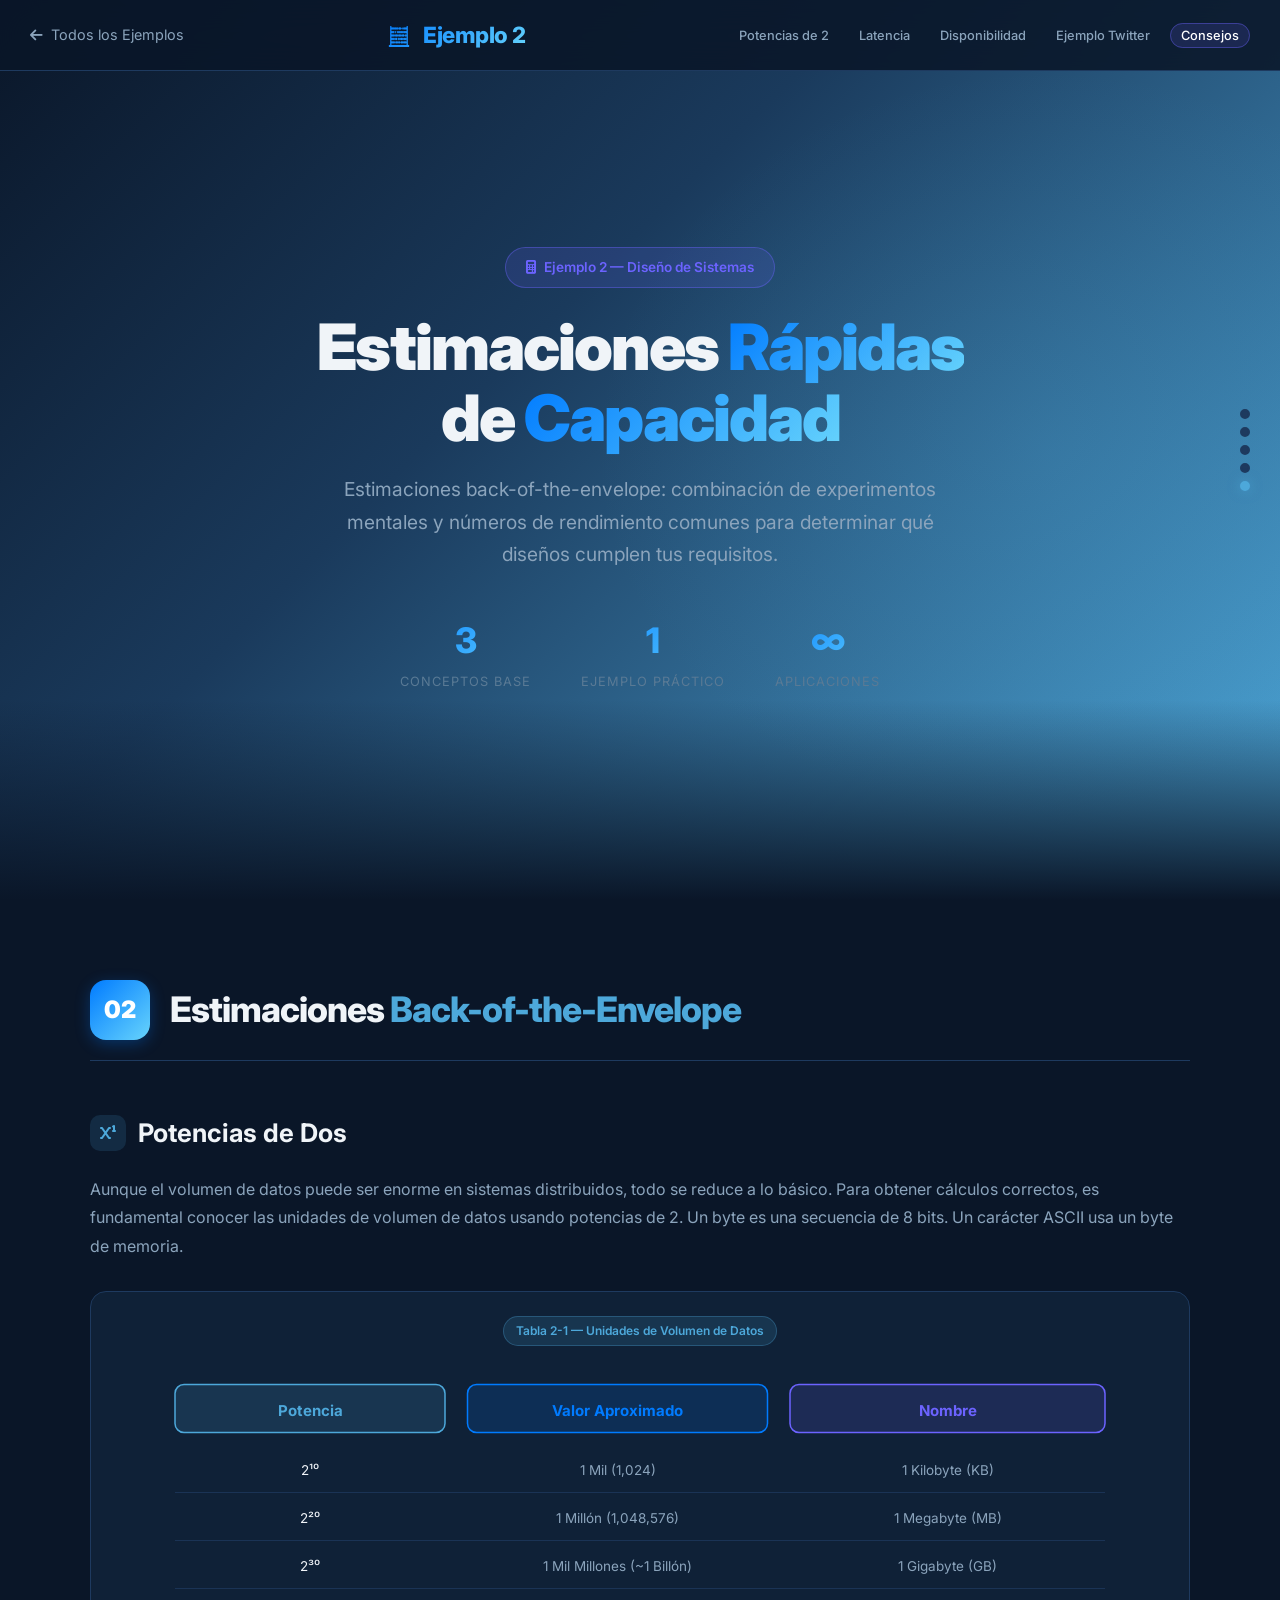
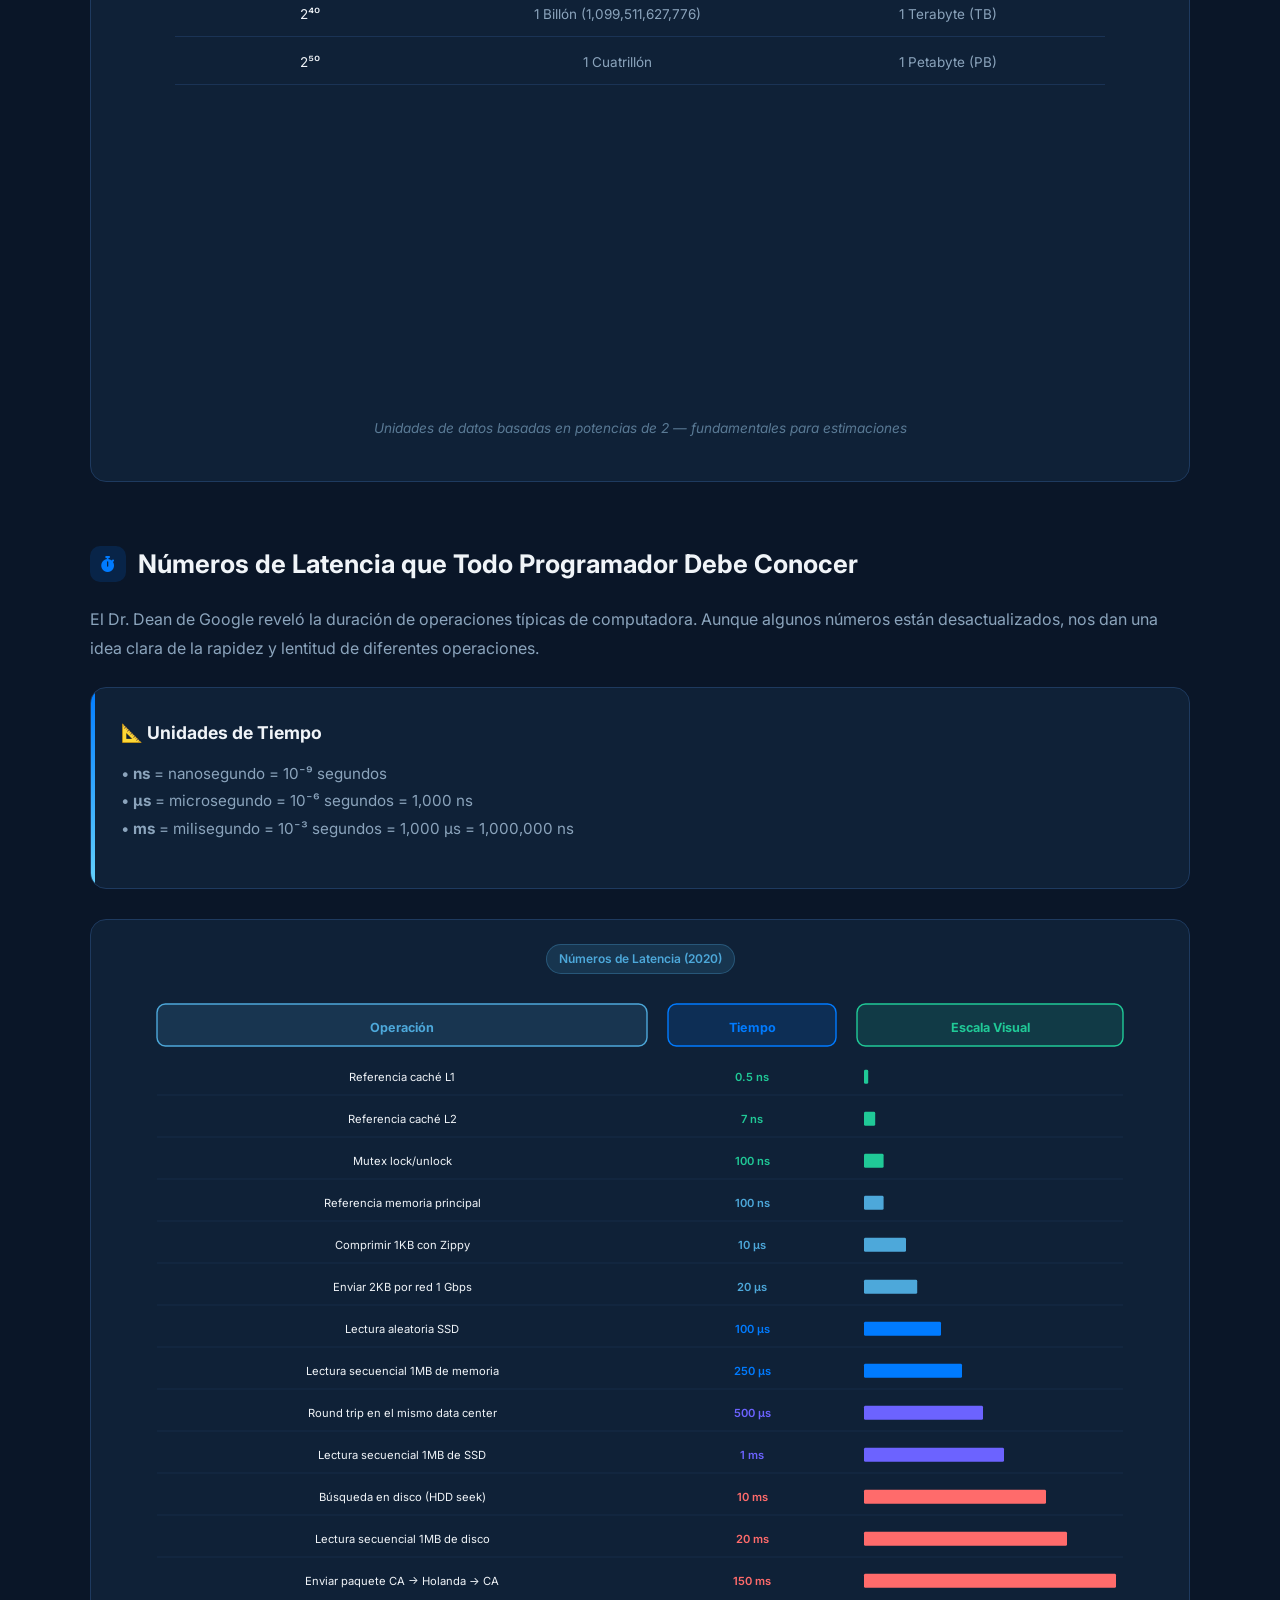
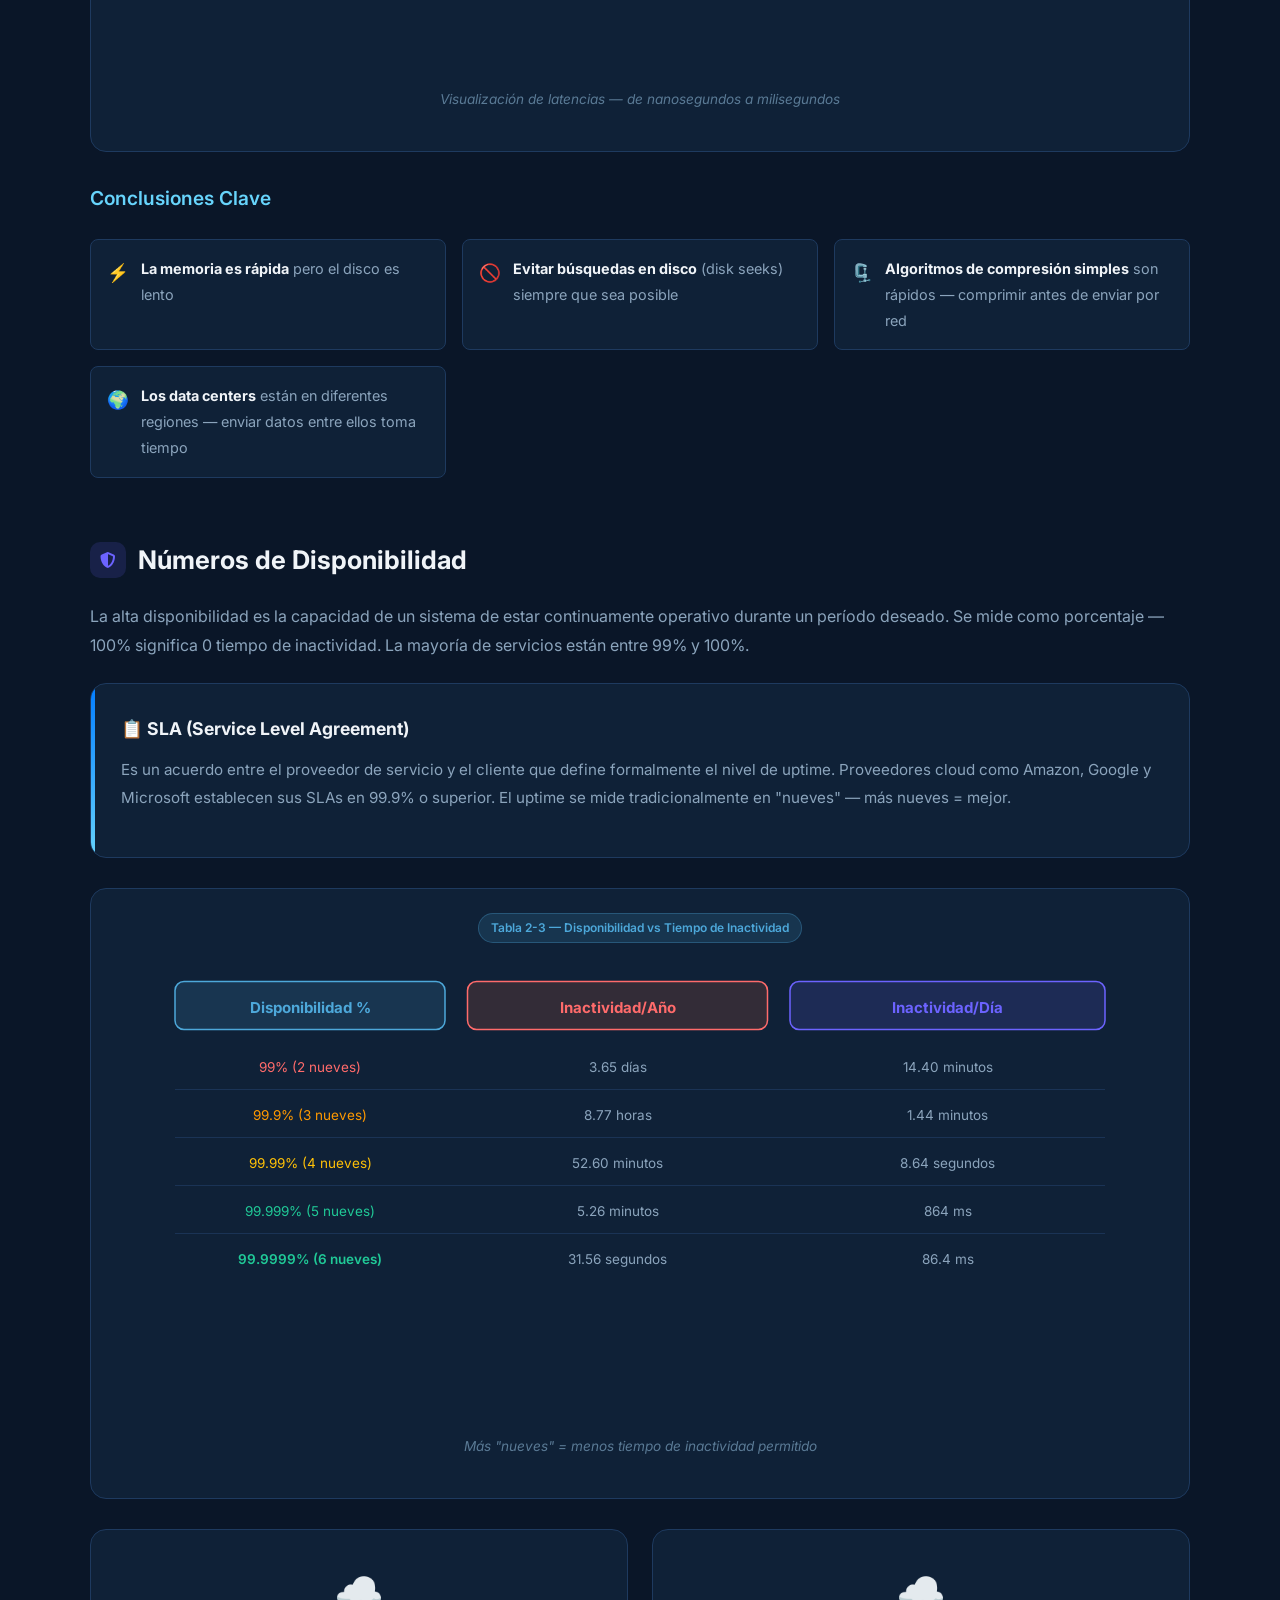
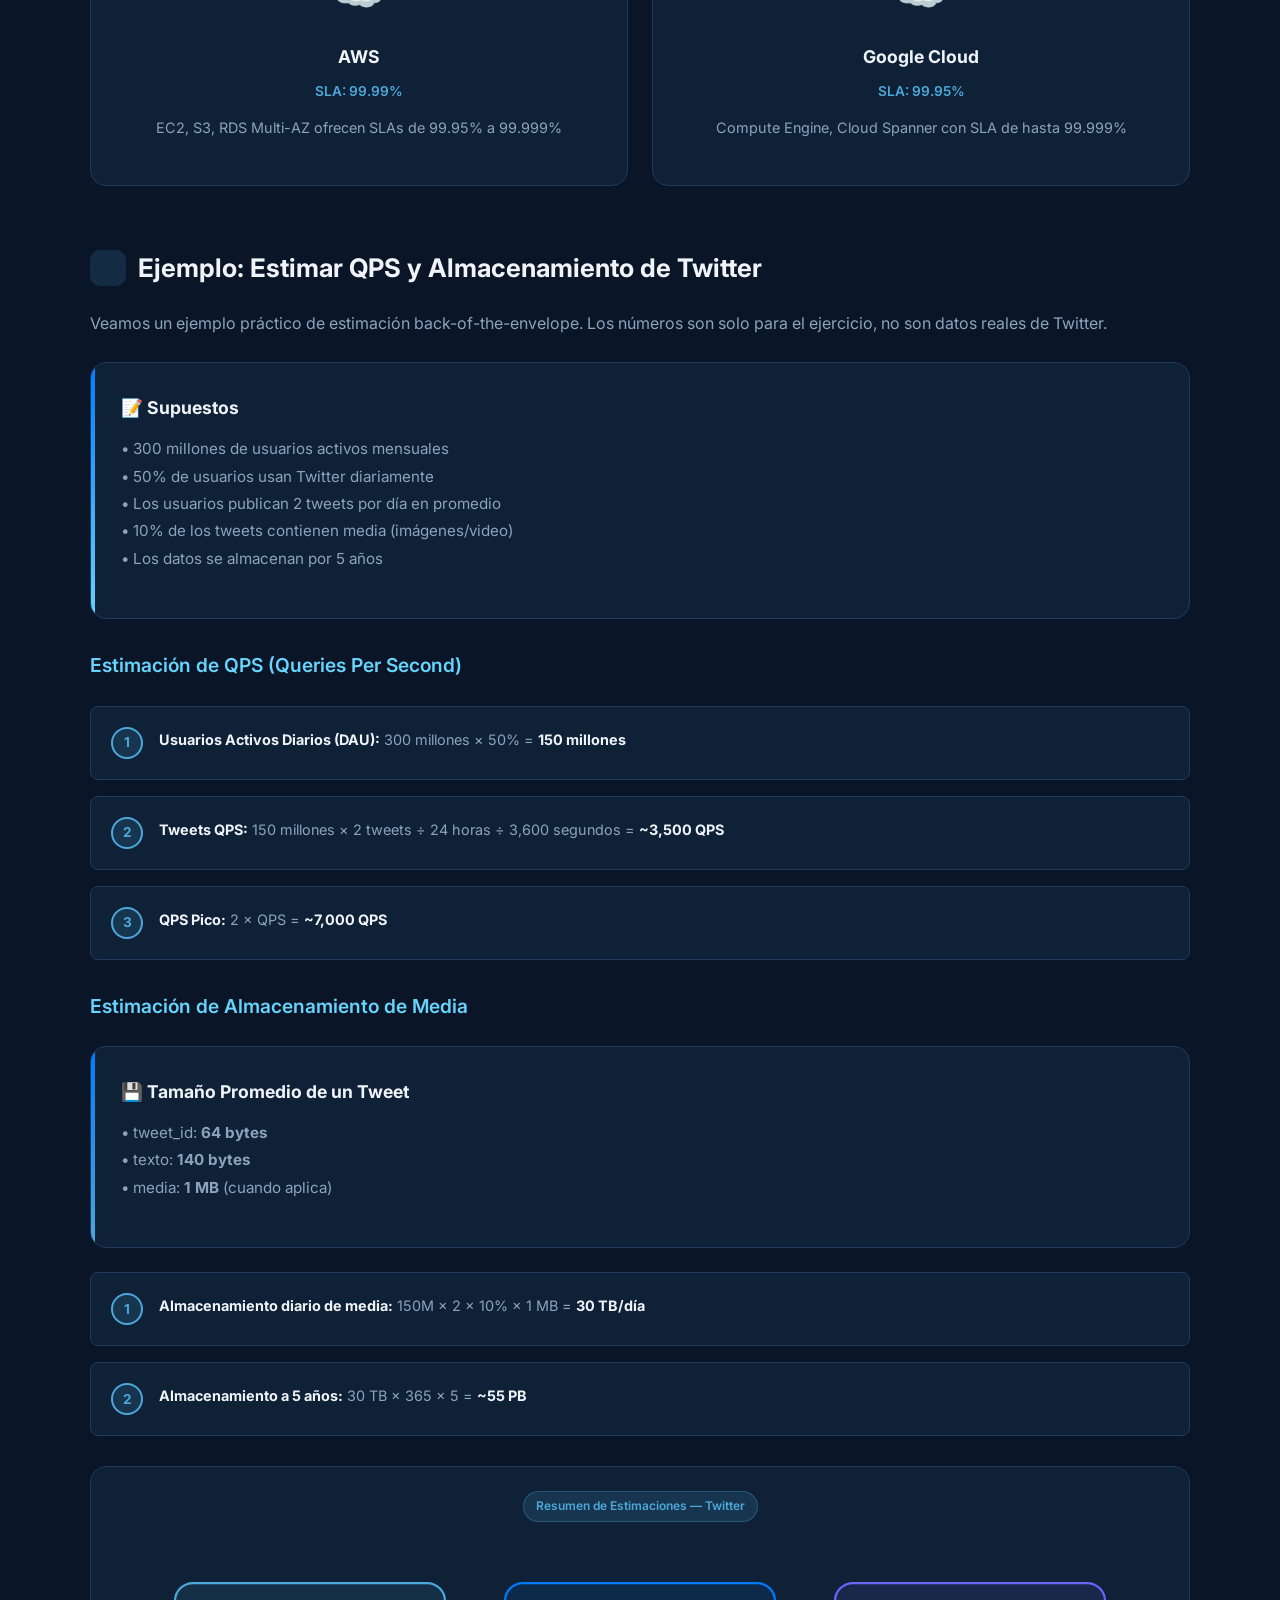
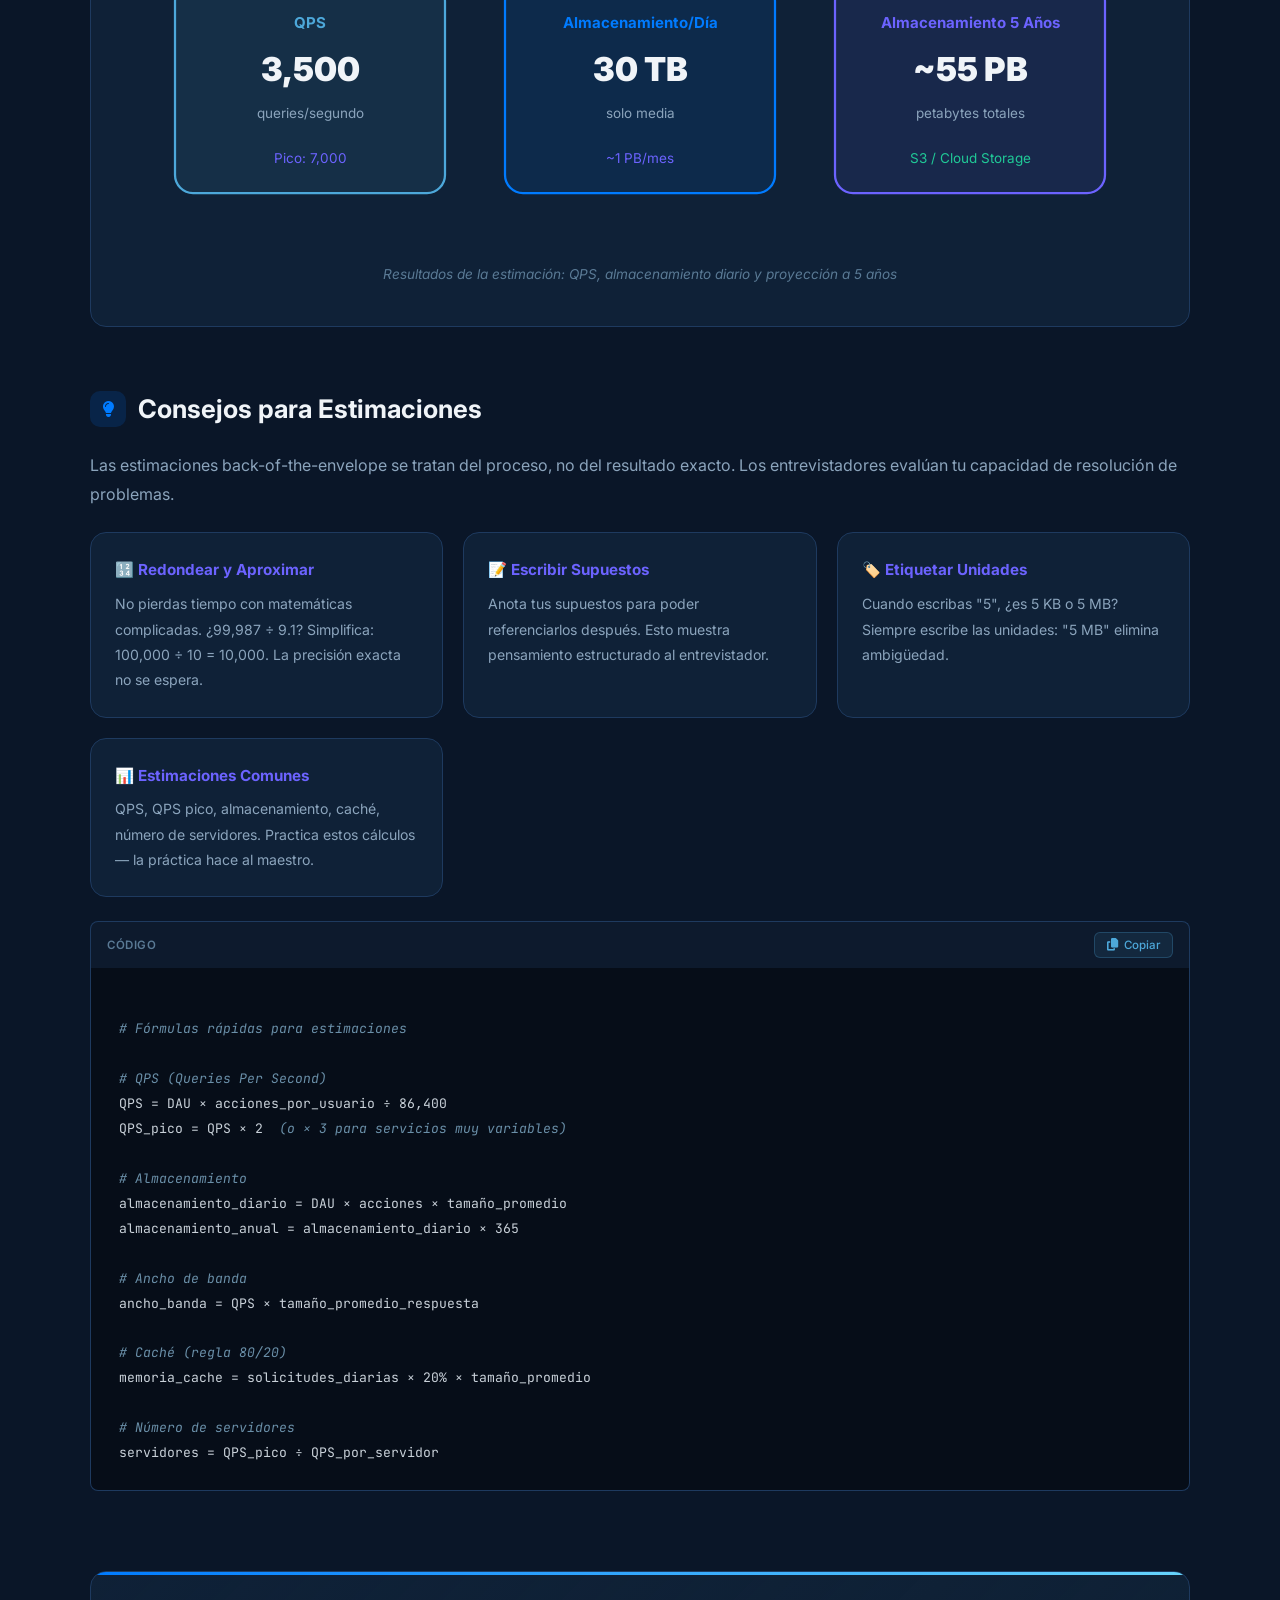
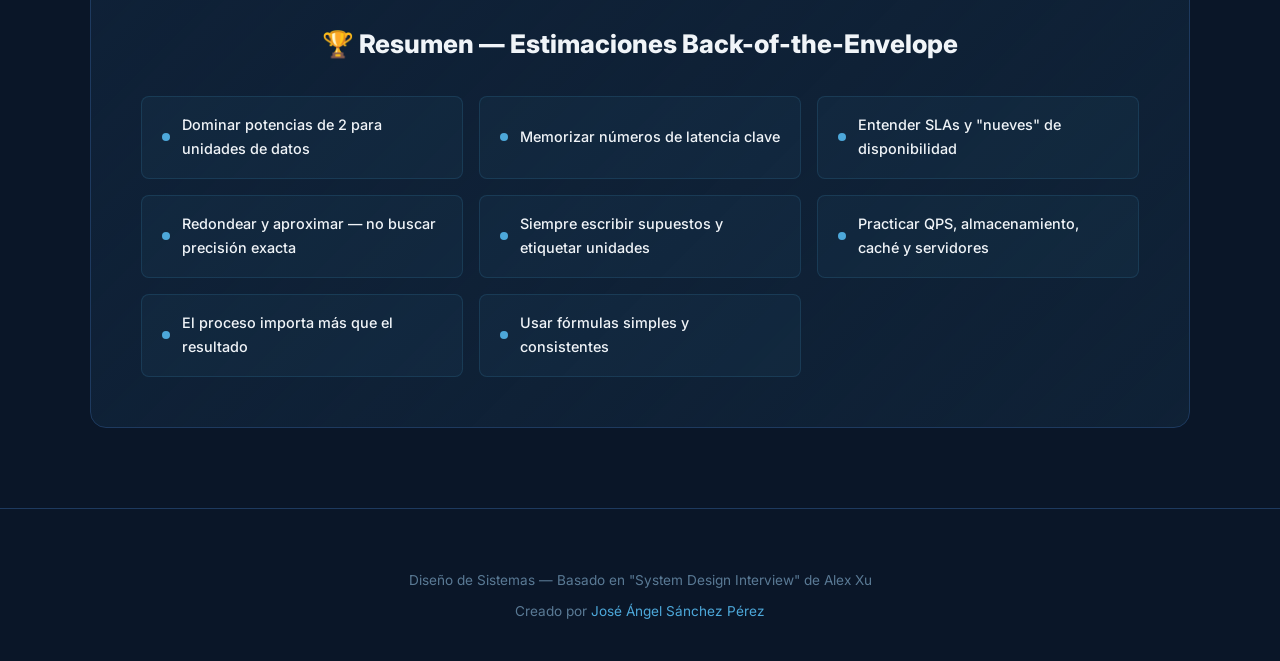
<file: chapter2.html>
<!DOCTYPE html>
<html lang="es">
<head>
    <meta charset="UTF-8">
    <meta name="viewport" content="width=device-width, initial-scale=1.0">
    <title>Diseño de Sistemas - Estimaciones Rápidas de Capacidad</title>
    <meta name="description" content="Estimaciones rápidas de capacidad: potencias de 2, números de latencia, disponibilidad y cálculos de QPS y almacenamiento.">
    <meta name="author" content="José Ángel Sánchez Pérez">
    <meta property="og:type" content="website">
    <meta property="og:title" content="Diseño de Sistemas - Estimaciones Rápidas">
    <meta property="og:description" content="Domina las estimaciones back-of-the-envelope para entrevistas de diseño de sistemas.">
    <link rel="preconnect" href="https://fonts.googleapis.com">
    <link rel="preconnect" href="https://fonts.gstatic.com" crossorigin>
    <link href="https://fonts.googleapis.com/css2?family=Inter:wght@300;400;500;600;700;800;900&family=JetBrains+Mono:wght@400;500&display=swap" rel="stylesheet">
    <link rel="stylesheet" href="https://cdnjs.cloudflare.com/ajax/libs/font-awesome/6.4.0/css/all.min.css">
    <link rel="stylesheet" href="styles.css">
</head>
<body>
    <div class="bg-grid"></div>

    <!-- Navegación -->
    <nav class="navbar">
        <div class="nav-container">
            <a href="index.html" class="nav-back">
                <i class="fas fa-arrow-left"></i> Todos los Ejemplos
            </a>
            <a href="chapter2.html" class="nav-logo">
                <span class="logo-icon">🧮</span> Ejemplo 2
            </a>
            <ul class="nav-menu">
                <li><a href="#power-of-two" class="nav-link">Potencias de 2</a></li>
                <li><a href="#latency" class="nav-link">Latencia</a></li>
                <li><a href="#availability" class="nav-link">Disponibilidad</a></li>
                <li><a href="#example-twitter" class="nav-link">Ejemplo Twitter</a></li>
                <li><a href="#tips" class="nav-link">Consejos</a></li>
            </ul>
        </div>
    </nav>

    <!-- Hero -->
    <section class="hero">
        <div class="hero-content">
            <div class="hero-badge">
                <i class="fas fa-calculator"></i> Ejemplo 2 — Diseño de Sistemas
            </div>
            <h1 class="hero-title">
                Estimaciones <span class="gradient-text">Rápidas</span><br>
                de <span class="gradient-text">Capacidad</span>
            </h1>
            <p class="hero-subtitle">
                Estimaciones back-of-the-envelope: combinación de experimentos mentales y números de rendimiento 
                comunes para determinar qué diseños cumplen tus requisitos.
            </p>
            <div class="hero-stats">
                <div class="hero-stat">
                    <div class="hero-stat-number">3</div>
                    <div class="hero-stat-label">Conceptos Base</div>
                </div>
                <div class="hero-stat">
                    <div class="hero-stat-number">1</div>
                    <div class="hero-stat-label">Ejemplo Práctico</div>
                </div>
                <div class="hero-stat">
                    <div class="hero-stat-number">∞</div>
                    <div class="hero-stat-label">Aplicaciones</div>
                </div>
            </div>
        </div>
    </section>

    <!-- Contenido -->
    <section class="chapter-section">
        <div class="chapter-container">
            <div class="chapter-header">
                <div class="chapter-number">02</div>
                <h2 class="chapter-title">Estimaciones <span class="highlight">Back-of-the-Envelope</span></h2>
            </div>

            <!-- Potencias de 2 -->
            <div class="content-block" id="power-of-two">
                <h2><span class="icon cyan"><i class="fas fa-superscript"></i></span> Potencias de Dos</h2>
                <p>
                    Aunque el volumen de datos puede ser enorme en sistemas distribuidos, todo se reduce a lo básico. 
                    Para obtener cálculos correctos, es fundamental conocer las unidades de volumen de datos usando potencias de 2. 
                    Un byte es una secuencia de 8 bits. Un carácter ASCII usa un byte de memoria.
                </p>

                <div class="diagram-container">
                    <span class="diagram-label">Tabla 2-1 — Unidades de Volumen de Datos</span>
                    <div class="svg-diagram">
                        <svg viewBox="0 0 700 420" xmlns="http://www.w3.org/2000/svg">
                            <!-- Header -->
                            <rect x="40" y="15" width="180" height="32" rx="6" fill="rgba(77,168,218,0.15)" stroke="#4da8da" stroke-width="1"/>
                            <text x="130" y="36" text-anchor="middle" fill="#4da8da" font-size="10" font-weight="700">Potencia</text>
                            <rect x="235" y="15" width="200" height="32" rx="6" fill="rgba(0,123,255,0.15)" stroke="#007bff" stroke-width="1"/>
                            <text x="335" y="36" text-anchor="middle" fill="#007bff" font-size="10" font-weight="700">Valor Aproximado</text>
                            <rect x="450" y="15" width="210" height="32" rx="6" fill="rgba(108,99,255,0.15)" stroke="#6c63ff" stroke-width="1"/>
                            <text x="555" y="36" text-anchor="middle" fill="#6c63ff" font-size="10" font-weight="700">Nombre</text>
                            <!-- Rows -->
                            <text x="130" y="75" text-anchor="middle" fill="#f0f4f8" font-size="9">2¹⁰</text>
                            <text x="335" y="75" text-anchor="middle" fill="#8ba4bc" font-size="9">1 Mil (1,024)</text>
                            <text x="555" y="75" text-anchor="middle" fill="#8ba4bc" font-size="9">1 Kilobyte (KB)</text>
                            <line x1="40" y1="87" x2="660" y2="87" stroke="#1e3a5f" stroke-width="0.5"/>
                            <text x="130" y="107" text-anchor="middle" fill="#f0f4f8" font-size="9">2²⁰</text>
                            <text x="335" y="107" text-anchor="middle" fill="#8ba4bc" font-size="9">1 Millón (1,048,576)</text>
                            <text x="555" y="107" text-anchor="middle" fill="#8ba4bc" font-size="9">1 Megabyte (MB)</text>
                            <line x1="40" y1="119" x2="660" y2="119" stroke="#1e3a5f" stroke-width="0.5"/>
                            <text x="130" y="139" text-anchor="middle" fill="#f0f4f8" font-size="9">2³⁰</text>
                            <text x="335" y="139" text-anchor="middle" fill="#8ba4bc" font-size="9">1 Mil Millones (~1 Billón)</text>
                            <text x="555" y="139" text-anchor="middle" fill="#8ba4bc" font-size="9">1 Gigabyte (GB)</text>
                            <line x1="40" y1="151" x2="660" y2="151" stroke="#1e3a5f" stroke-width="0.5"/>
                            <text x="130" y="171" text-anchor="middle" fill="#f0f4f8" font-size="9">2⁴⁰</text>
                            <text x="335" y="171" text-anchor="middle" fill="#8ba4bc" font-size="9">1 Billón (1,099,511,627,776)</text>
                            <text x="555" y="171" text-anchor="middle" fill="#8ba4bc" font-size="9">1 Terabyte (TB)</text>
                            <line x1="40" y1="183" x2="660" y2="183" stroke="#1e3a5f" stroke-width="0.5"/>
                            <text x="130" y="203" text-anchor="middle" fill="#f0f4f8" font-size="9">2⁵⁰</text>
                            <text x="335" y="203" text-anchor="middle" fill="#8ba4bc" font-size="9">1 Cuatrillón</text>
                            <text x="555" y="203" text-anchor="middle" fill="#8ba4bc" font-size="9">1 Petabyte (PB)</text>
                            <line x1="40" y1="215" x2="660" y2="215" stroke="#1e3a5f" stroke-width="0.5"/>
                        </svg>
                    </div>
                    <p class="diagram-caption">Unidades de datos basadas en potencias de 2 — fundamentales para estimaciones</p>
                </div>
            </div>

            <!-- Números de Latencia -->
            <div class="content-block" id="latency">
                <h2><span class="icon orange"><i class="fas fa-stopwatch"></i></span> Números de Latencia que Todo Programador Debe Conocer</h2>
                <p>
                    El Dr. Dean de Google reveló la duración de operaciones típicas de computadora. Aunque algunos números 
                    están desactualizados, nos dan una idea clara de la rapidez y lentitud de diferentes operaciones.
                </p>

                <div class="info-card">
                    <h4>📐 Unidades de Tiempo</h4>
                    <p>
                        • <strong>ns</strong> = nanosegundo = 10⁻⁹ segundos<br>
                        • <strong>μs</strong> = microsegundo = 10⁻⁶ segundos = 1,000 ns<br>
                        • <strong>ms</strong> = milisegundo = 10⁻³ segundos = 1,000 μs = 1,000,000 ns
                    </p>
                </div>

                <div class="diagram-container">
                    <span class="diagram-label">Números de Latencia (2020)</span>
                    <div class="svg-diagram">
                        <svg viewBox="0 0 750 480" xmlns="http://www.w3.org/2000/svg">
                            <!-- Header -->
                            <rect x="30" y="10" width="350" height="30" rx="6" fill="rgba(77,168,218,0.15)" stroke="#4da8da" stroke-width="1"/>
                            <text x="205" y="30" text-anchor="middle" fill="#4da8da" font-size="9" font-weight="700">Operación</text>
                            <rect x="395" y="10" width="120" height="30" rx="6" fill="rgba(0,123,255,0.15)" stroke="#007bff" stroke-width="1"/>
                            <text x="455" y="30" text-anchor="middle" fill="#007bff" font-size="9" font-weight="700">Tiempo</text>
                            <rect x="530" y="10" width="190" height="30" rx="6" fill="rgba(32,201,151,0.15)" stroke="#20c997" stroke-width="1"/>
                            <text x="625" y="30" text-anchor="middle" fill="#20c997" font-size="9" font-weight="700">Escala Visual</text>
                            <!-- Rows -->
                            <text x="205" y="65" text-anchor="middle" fill="#f0f4f8" font-size="8">Referencia caché L1</text>
                            <text x="455" y="65" text-anchor="middle" fill="#20c997" font-size="8" font-weight="600">0.5 ns</text>
                            <rect x="535" y="57" width="3" height="10" rx="1" fill="#20c997"/>
                            <line x1="30" y1="75" x2="720" y2="75" stroke="#1e3a5f" stroke-width="0.3"/>

                            <text x="205" y="95" text-anchor="middle" fill="#f0f4f8" font-size="8">Referencia caché L2</text>
                            <text x="455" y="95" text-anchor="middle" fill="#20c997" font-size="8" font-weight="600">7 ns</text>
                            <rect x="535" y="87" width="8" height="10" rx="1" fill="#20c997"/>
                            <line x1="30" y1="105" x2="720" y2="105" stroke="#1e3a5f" stroke-width="0.3"/>

                            <text x="205" y="125" text-anchor="middle" fill="#f0f4f8" font-size="8">Mutex lock/unlock</text>
                            <text x="455" y="125" text-anchor="middle" fill="#20c997" font-size="8" font-weight="600">100 ns</text>
                            <rect x="535" y="117" width="14" height="10" rx="1" fill="#20c997"/>
                            <line x1="30" y1="135" x2="720" y2="135" stroke="#1e3a5f" stroke-width="0.3"/>

                            <text x="205" y="155" text-anchor="middle" fill="#f0f4f8" font-size="8">Referencia memoria principal</text>
                            <text x="455" y="155" text-anchor="middle" fill="#4da8da" font-size="8" font-weight="600">100 ns</text>
                            <rect x="535" y="147" width="14" height="10" rx="1" fill="#4da8da"/>
                            <line x1="30" y1="165" x2="720" y2="165" stroke="#1e3a5f" stroke-width="0.3"/>

                            <text x="205" y="185" text-anchor="middle" fill="#f0f4f8" font-size="8">Comprimir 1KB con Zippy</text>
                            <text x="455" y="185" text-anchor="middle" fill="#4da8da" font-size="8" font-weight="600">10 μs</text>
                            <rect x="535" y="177" width="30" height="10" rx="1" fill="#4da8da"/>
                            <line x1="30" y1="195" x2="720" y2="195" stroke="#1e3a5f" stroke-width="0.3"/>

                            <text x="205" y="215" text-anchor="middle" fill="#f0f4f8" font-size="8">Enviar 2KB por red 1 Gbps</text>
                            <text x="455" y="215" text-anchor="middle" fill="#4da8da" font-size="8" font-weight="600">20 μs</text>
                            <rect x="535" y="207" width="38" height="10" rx="1" fill="#4da8da"/>
                            <line x1="30" y1="225" x2="720" y2="225" stroke="#1e3a5f" stroke-width="0.3"/>

                            <text x="205" y="245" text-anchor="middle" fill="#f0f4f8" font-size="8">Lectura aleatoria SSD</text>
                            <text x="455" y="245" text-anchor="middle" fill="#007bff" font-size="8" font-weight="600">100 μs</text>
                            <rect x="535" y="237" width="55" height="10" rx="1" fill="#007bff"/>
                            <line x1="30" y1="255" x2="720" y2="255" stroke="#1e3a5f" stroke-width="0.3"/>

                            <text x="205" y="275" text-anchor="middle" fill="#f0f4f8" font-size="8">Lectura secuencial 1MB de memoria</text>
                            <text x="455" y="275" text-anchor="middle" fill="#007bff" font-size="8" font-weight="600">250 μs</text>
                            <rect x="535" y="267" width="70" height="10" rx="1" fill="#007bff"/>
                            <line x1="30" y1="285" x2="720" y2="285" stroke="#1e3a5f" stroke-width="0.3"/>

                            <text x="205" y="305" text-anchor="middle" fill="#f0f4f8" font-size="8">Round trip en el mismo data center</text>
                            <text x="455" y="305" text-anchor="middle" fill="#6c63ff" font-size="8" font-weight="600">500 μs</text>
                            <rect x="535" y="297" width="85" height="10" rx="1" fill="#6c63ff"/>
                            <line x1="30" y1="315" x2="720" y2="315" stroke="#1e3a5f" stroke-width="0.3"/>

                            <text x="205" y="335" text-anchor="middle" fill="#f0f4f8" font-size="8">Lectura secuencial 1MB de SSD</text>
                            <text x="455" y="335" text-anchor="middle" fill="#6c63ff" font-size="8" font-weight="600">1 ms</text>
                            <rect x="535" y="327" width="100" height="10" rx="1" fill="#6c63ff"/>
                            <line x1="30" y1="345" x2="720" y2="345" stroke="#1e3a5f" stroke-width="0.3"/>

                            <text x="205" y="365" text-anchor="middle" fill="#f0f4f8" font-size="8">Búsqueda en disco (HDD seek)</text>
                            <text x="455" y="365" text-anchor="middle" fill="#ff6b6b" font-size="8" font-weight="600">10 ms</text>
                            <rect x="535" y="357" width="130" height="10" rx="1" fill="#ff6b6b"/>
                            <line x1="30" y1="375" x2="720" y2="375" stroke="#1e3a5f" stroke-width="0.3"/>

                            <text x="205" y="395" text-anchor="middle" fill="#f0f4f8" font-size="8">Lectura secuencial 1MB de disco</text>
                            <text x="455" y="395" text-anchor="middle" fill="#ff6b6b" font-size="8" font-weight="600">20 ms</text>
                            <rect x="535" y="387" width="145" height="10" rx="1" fill="#ff6b6b"/>
                            <line x1="30" y1="405" x2="720" y2="405" stroke="#1e3a5f" stroke-width="0.3"/>

                            <text x="205" y="425" text-anchor="middle" fill="#f0f4f8" font-size="8">Enviar paquete CA → Holanda → CA</text>
                            <text x="455" y="425" text-anchor="middle" fill="#ff6b6b" font-size="8" font-weight="600">150 ms</text>
                            <rect x="535" y="417" width="180" height="10" rx="1" fill="#ff6b6b"/>
                        </svg>
                    </div>
                    <p class="diagram-caption">Visualización de latencias — de nanosegundos a milisegundos</p>
                </div>

                <h3>Conclusiones Clave</h3>
                <div class="advantages-list">
                    <div class="advantage-item">
                        <span class="check">⚡</span>
                        <p><strong>La memoria es rápida</strong> pero el disco es lento</p>
                    </div>
                    <div class="advantage-item">
                        <span class="check">🚫</span>
                        <p><strong>Evitar búsquedas en disco</strong> (disk seeks) siempre que sea posible</p>
                    </div>
                    <div class="advantage-item">
                        <span class="check">🗜️</span>
                        <p><strong>Algoritmos de compresión simples</strong> son rápidos — comprimir antes de enviar por red</p>
                    </div>
                    <div class="advantage-item">
                        <span class="check">🌍</span>
                        <p><strong>Los data centers</strong> están en diferentes regiones — enviar datos entre ellos toma tiempo</p>
                    </div>
                </div>
            </div>

            <!-- Disponibilidad -->
            <div class="content-block" id="availability">
                <h2><span class="icon purple"><i class="fas fa-shield-alt"></i></span> Números de Disponibilidad</h2>
                <p>
                    La alta disponibilidad es la capacidad de un sistema de estar continuamente operativo durante un período 
                    deseado. Se mide como porcentaje — 100% significa 0 tiempo de inactividad. La mayoría de servicios 
                    están entre 99% y 100%.
                </p>

                <div class="info-card">
                    <h4>📋 SLA (Service Level Agreement)</h4>
                    <p>Es un acuerdo entre el proveedor de servicio y el cliente que define formalmente el nivel de uptime. 
                    Proveedores cloud como Amazon, Google y Microsoft establecen sus SLAs en 99.9% o superior. 
                    El uptime se mide tradicionalmente en "nueves" — más nueves = mejor.</p>
                </div>

                <div class="diagram-container">
                    <span class="diagram-label">Tabla 2-3 — Disponibilidad vs Tiempo de Inactividad</span>
                    <div class="svg-diagram">
                        <svg viewBox="0 0 700 300" xmlns="http://www.w3.org/2000/svg">
                            <!-- Header -->
                            <rect x="40" y="15" width="180" height="32" rx="6" fill="rgba(77,168,218,0.15)" stroke="#4da8da" stroke-width="1"/>
                            <text x="130" y="36" text-anchor="middle" fill="#4da8da" font-size="10" font-weight="700">Disponibilidad %</text>
                            <rect x="235" y="15" width="200" height="32" rx="6" fill="rgba(255,107,53,0.15)" stroke="#ff6b6b" stroke-width="1"/>
                            <text x="335" y="36" text-anchor="middle" fill="#ff6b6b" font-size="10" font-weight="700">Inactividad/Año</text>
                            <rect x="450" y="15" width="210" height="32" rx="6" fill="rgba(108,99,255,0.15)" stroke="#6c63ff" stroke-width="1"/>
                            <text x="555" y="36" text-anchor="middle" fill="#6c63ff" font-size="10" font-weight="700">Inactividad/Día</text>
                            <!-- Rows -->
                            <text x="130" y="75" text-anchor="middle" fill="#ff6b6b" font-size="9">99% (2 nueves)</text>
                            <text x="335" y="75" text-anchor="middle" fill="#8ba4bc" font-size="9">3.65 días</text>
                            <text x="555" y="75" text-anchor="middle" fill="#8ba4bc" font-size="9">14.40 minutos</text>
                            <line x1="40" y1="87" x2="660" y2="87" stroke="#1e3a5f" stroke-width="0.5"/>

                            <text x="130" y="107" text-anchor="middle" fill="#ff9900" font-size="9">99.9% (3 nueves)</text>
                            <text x="335" y="107" text-anchor="middle" fill="#8ba4bc" font-size="9">8.77 horas</text>
                            <text x="555" y="107" text-anchor="middle" fill="#8ba4bc" font-size="9">1.44 minutos</text>
                            <line x1="40" y1="119" x2="660" y2="119" stroke="#1e3a5f" stroke-width="0.5"/>

                            <text x="130" y="139" text-anchor="middle" fill="#ffc107" font-size="9">99.99% (4 nueves)</text>
                            <text x="335" y="139" text-anchor="middle" fill="#8ba4bc" font-size="9">52.60 minutos</text>
                            <text x="555" y="139" text-anchor="middle" fill="#8ba4bc" font-size="9">8.64 segundos</text>
                            <line x1="40" y1="151" x2="660" y2="151" stroke="#1e3a5f" stroke-width="0.5"/>

                            <text x="130" y="171" text-anchor="middle" fill="#20c997" font-size="9">99.999% (5 nueves)</text>
                            <text x="335" y="171" text-anchor="middle" fill="#8ba4bc" font-size="9">5.26 minutos</text>
                            <text x="555" y="171" text-anchor="middle" fill="#8ba4bc" font-size="9">864 ms</text>
                            <line x1="40" y1="183" x2="660" y2="183" stroke="#1e3a5f" stroke-width="0.5"/>

                            <text x="130" y="203" text-anchor="middle" fill="#20c997" font-size="9" font-weight="600">99.9999% (6 nueves)</text>
                            <text x="335" y="203" text-anchor="middle" fill="#8ba4bc" font-size="9">31.56 segundos</text>
                            <text x="555" y="203" text-anchor="middle" fill="#8ba4bc" font-size="9">86.4 ms</text>
                        </svg>
                    </div>
                    <p class="diagram-caption">Más "nueves" = menos tiempo de inactividad permitido</p>
                </div>

                <div class="scaling-grid">
                    <div class="scaling-card">
                        <div class="scaling-icon">☁️</div>
                        <h4>AWS</h4>
                        <div class="subtitle">SLA: 99.99%</div>
                        <p>EC2, S3, RDS Multi-AZ ofrecen SLAs de 99.95% a 99.999%</p>
                    </div>
                    <div class="scaling-card">
                        <div class="scaling-icon">☁️</div>
                        <h4>Google Cloud</h4>
                        <div class="subtitle">SLA: 99.95%</div>
                        <p>Compute Engine, Cloud Spanner con SLA de hasta 99.999%</p>
                    </div>
                </div>
            </div>

            <!-- Ejemplo Twitter -->
            <div class="content-block" id="example-twitter">
                <h2><span class="icon cyan"><i class="fas fa-bird"></i></span> Ejemplo: Estimar QPS y Almacenamiento de Twitter</h2>
                <p>
                    Veamos un ejemplo práctico de estimación back-of-the-envelope. Los números son solo para el ejercicio, 
                    no son datos reales de Twitter.
                </p>

                <div class="info-card">
                    <h4>📝 Supuestos</h4>
                    <p>
                        • 300 millones de usuarios activos mensuales<br>
                        • 50% de usuarios usan Twitter diariamente<br>
                        • Los usuarios publican 2 tweets por día en promedio<br>
                        • 10% de los tweets contienen media (imágenes/video)<br>
                        • Los datos se almacenan por 5 años
                    </p>
                </div>

                <h3>Estimación de QPS (Queries Per Second)</h3>
                <div class="flow-steps">
                    <div class="flow-step">
                        <div class="flow-step-number">1</div>
                        <div class="flow-step-content">
                            <p><strong>Usuarios Activos Diarios (DAU):</strong> 300 millones × 50% = <strong>150 millones</strong></p>
                        </div>
                    </div>
                    <div class="flow-step">
                        <div class="flow-step-number">2</div>
                        <div class="flow-step-content">
                            <p><strong>Tweets QPS:</strong> 150 millones × 2 tweets ÷ 24 horas ÷ 3,600 segundos = <strong>~3,500 QPS</strong></p>
                        </div>
                    </div>
                    <div class="flow-step">
                        <div class="flow-step-number">3</div>
                        <div class="flow-step-content">
                            <p><strong>QPS Pico:</strong> 2 × QPS = <strong>~7,000 QPS</strong></p>
                        </div>
                    </div>
                </div>

                <h3>Estimación de Almacenamiento de Media</h3>
                <div class="info-card orange">
                    <h4>💾 Tamaño Promedio de un Tweet</h4>
                    <p>
                        • tweet_id: <strong>64 bytes</strong><br>
                        • texto: <strong>140 bytes</strong><br>
                        • media: <strong>1 MB</strong> (cuando aplica)
                    </p>
                </div>

                <div class="flow-steps">
                    <div class="flow-step">
                        <div class="flow-step-number">1</div>
                        <div class="flow-step-content">
                            <p><strong>Almacenamiento diario de media:</strong> 150M × 2 × 10% × 1 MB = <strong>30 TB/día</strong></p>
                        </div>
                    </div>
                    <div class="flow-step">
                        <div class="flow-step-number">2</div>
                        <div class="flow-step-content">
                            <p><strong>Almacenamiento a 5 años:</strong> 30 TB × 365 × 5 = <strong>~55 PB</strong></p>
                        </div>
                    </div>
                </div>

                <div class="diagram-container">
                    <span class="diagram-label">Resumen de Estimaciones — Twitter</span>
                    <div class="svg-diagram">
                        <svg viewBox="0 0 700 200" xmlns="http://www.w3.org/2000/svg">
                            <!-- QPS Box -->
                            <rect x="40" y="30" width="180" height="140" rx="12" fill="rgba(77,168,218,0.1)" stroke="#4da8da" stroke-width="1.5"/>
                            <text x="130" y="60" text-anchor="middle" fill="#4da8da" font-size="10" font-weight="700">QPS</text>
                            <text x="130" y="95" text-anchor="middle" fill="#f0f4f8" font-size="22" font-weight="900">3,500</text>
                            <text x="130" y="120" text-anchor="middle" fill="#8ba4bc" font-size="9">queries/segundo</text>
                            <text x="130" y="150" text-anchor="middle" fill="#6c63ff" font-size="9">Pico: 7,000</text>
                            <!-- Storage Daily -->
                            <rect x="260" y="30" width="180" height="140" rx="12" fill="rgba(0,123,255,0.1)" stroke="#007bff" stroke-width="1.5"/>
                            <text x="350" y="60" text-anchor="middle" fill="#007bff" font-size="10" font-weight="700">Almacenamiento/Día</text>
                            <text x="350" y="95" text-anchor="middle" fill="#f0f4f8" font-size="22" font-weight="900">30 TB</text>
                            <text x="350" y="120" text-anchor="middle" fill="#8ba4bc" font-size="9">solo media</text>
                            <text x="350" y="150" text-anchor="middle" fill="#6c63ff" font-size="9">~1 PB/mes</text>
                            <!-- Storage 5yr -->
                            <rect x="480" y="30" width="180" height="140" rx="12" fill="rgba(108,99,255,0.1)" stroke="#6c63ff" stroke-width="1.5"/>
                            <text x="570" y="60" text-anchor="middle" fill="#6c63ff" font-size="10" font-weight="700">Almacenamiento 5 Años</text>
                            <text x="570" y="95" text-anchor="middle" fill="#f0f4f8" font-size="22" font-weight="900">~55 PB</text>
                            <text x="570" y="120" text-anchor="middle" fill="#8ba4bc" font-size="9">petabytes totales</text>
                            <text x="570" y="150" text-anchor="middle" fill="#20c997" font-size="9">S3 / Cloud Storage</text>
                        </svg>
                    </div>
                    <p class="diagram-caption">Resultados de la estimación: QPS, almacenamiento diario y proyección a 5 años</p>
                </div>
            </div>

            <!-- Consejos -->
            <div class="content-block" id="tips">
                <h2><span class="icon orange"><i class="fas fa-lightbulb"></i></span> Consejos para Estimaciones</h2>
                <p>
                    Las estimaciones back-of-the-envelope se tratan del proceso, no del resultado exacto. 
                    Los entrevistadores evalúan tu capacidad de resolución de problemas.
                </p>

                <div class="considerations-grid">
                    <div class="consideration-card">
                        <h5>🔢 Redondear y Aproximar</h5>
                        <p>No pierdas tiempo con matemáticas complicadas. ¿99,987 ÷ 9.1? Simplifica: 100,000 ÷ 10 = 10,000. La precisión exacta no se espera.</p>
                    </div>
                    <div class="consideration-card">
                        <h5>📝 Escribir Supuestos</h5>
                        <p>Anota tus supuestos para poder referenciarlos después. Esto muestra pensamiento estructurado al entrevistador.</p>
                    </div>
                    <div class="consideration-card">
                        <h5>🏷️ Etiquetar Unidades</h5>
                        <p>Cuando escribas "5", ¿es 5 KB o 5 MB? Siempre escribe las unidades: "5 MB" elimina ambigüedad.</p>
                    </div>
                    <div class="consideration-card">
                        <h5>📊 Estimaciones Comunes</h5>
                        <p>QPS, QPS pico, almacenamiento, caché, número de servidores. Practica estos cálculos — la práctica hace al maestro.</p>
                    </div>
                </div>

                <div class="code-block">
<span class="comment"># Fórmulas rápidas para estimaciones</span>

<span class="comment"># QPS (Queries Per Second)</span>
QPS = DAU × acciones_por_usuario ÷ 86,400
QPS_pico = QPS × 2  <span class="comment">(o × 3 para servicios muy variables)</span>

<span class="comment"># Almacenamiento</span>
almacenamiento_diario = DAU × acciones × tamaño_promedio
almacenamiento_anual = almacenamiento_diario × 365

<span class="comment"># Ancho de banda</span>
ancho_banda = QPS × tamaño_promedio_respuesta

<span class="comment"># Caché (regla 80/20)</span>
memoria_cache = solicitudes_diarias × 20% × tamaño_promedio

<span class="comment"># Número de servidores</span>
servidores = QPS_pico ÷ QPS_por_servidor
</div>
            </div>

            <!-- Resumen -->
            <div class="summary-section">
                <h2>🏆 Resumen — Estimaciones Back-of-the-Envelope</h2>
                <div class="summary-grid">
                    <div class="summary-item"><span class="bullet"></span> Dominar potencias de 2 para unidades de datos</div>
                    <div class="summary-item"><span class="bullet"></span> Memorizar números de latencia clave</div>
                    <div class="summary-item"><span class="bullet"></span> Entender SLAs y "nueves" de disponibilidad</div>
                    <div class="summary-item"><span class="bullet"></span> Redondear y aproximar — no buscar precisión exacta</div>
                    <div class="summary-item"><span class="bullet"></span> Siempre escribir supuestos y etiquetar unidades</div>
                    <div class="summary-item"><span class="bullet"></span> Practicar QPS, almacenamiento, caché y servidores</div>
                    <div class="summary-item"><span class="bullet"></span> El proceso importa más que el resultado</div>
                    <div class="summary-item"><span class="bullet"></span> Usar fórmulas simples y consistentes</div>
                </div>
            </div>

        </div>
    </section>

    <!-- Pie de página -->
    <footer class="footer">
        <p>Diseño de Sistemas — Basado en "System Design Interview" de Alex Xu</p>
        <p>Creado por <a href="https://github.com/mtroangelsanchez">José Ángel Sánchez Pérez</a></p>
    </footer>

    <!-- Navegación lateral -->
    <div class="toc">
        <a href="#power-of-two" class="toc-dot active" title="Potencias de 2"></a>
        <a href="#latency" class="toc-dot" title="Latencia"></a>
        <a href="#availability" class="toc-dot" title="Disponibilidad"></a>
        <a href="#example-twitter" class="toc-dot" title="Ejemplo Twitter"></a>
        <a href="#tips" class="toc-dot" title="Consejos"></a>
    </div>

    <script src="script.js"></script>
</body>
</html>
</file>
<file: styles.css>
/* ===== SYSTEM DESIGN — TEMA INSPIRADO EN HEALTHCARE MODERN UI ===== */
/* Paleta: Deep Blue + Sky Blue + Electric Blue + Purple accents */

* {
    margin: 0;
    padding: 0;
    box-sizing: border-box;
}

html {
    scroll-behavior: smooth;
}

:root {
    --bg-deep: #0a1628;
    --bg-card: #0f2137;
    --bg-card-hover: #132d4a;
    --primary: #4da8da;
    --primary-bright: #67d4fc;
    --primary-glow: rgba(77, 168, 218, 0.15);
    --secondary: #007bff;
    --secondary-glow: rgba(0, 123, 255, 0.15);
    --tertiary: #6c63ff;
    --tertiary-glow: rgba(108, 99, 255, 0.15);
    --success: #20c997;
    --warning: #ffc107;
    --danger: #ff6b6b;
    --text-primary: #f0f4f8;
    --text-secondary: #8ba4bc;
    --text-muted: #5a7a95;
    --border: #1e3a5f;
    --gradient-hero: linear-gradient(135deg, #0a1628 0%, #1a3a5c 40%, #4da8da 100%);
    --gradient-primary: linear-gradient(135deg, #007bff, #67d4fc);
    --gradient-secondary: linear-gradient(135deg, #6c63ff, #a78bfa);
    --gradient-card: linear-gradient(180deg, #0f2137 0%, #0a1628 100%);
    --shadow: 0 4px 24px rgba(0, 0, 0, 0.4);
    --shadow-glow: 0 0 30px rgba(77, 168, 218, 0.12);
    --radius: 16px;
    --radius-sm: 8px;
    --transition: all 0.3s cubic-bezier(0.4, 0, 0.2, 1);
}

body {
    font-family: 'Inter', 'Segoe UI', sans-serif;
    background: var(--bg-deep);
    color: var(--text-primary);
    line-height: 1.7;
    overflow-x: hidden;
}

a {
    text-decoration: none;
    color: inherit;
}

/* ===== ANIMATED BACKGROUND ===== */
.bg-grid {
    position: fixed;
    top: 0;
    left: 0;
    width: 100%;
    height: 100%;
    pointer-events: none;
    z-index: 0;
    background-image: 
        linear-gradient(rgba(77, 168, 218, 0.03) 1px, transparent 1px),
        linear-gradient(90deg, rgba(77, 168, 218, 0.03) 1px, transparent 1px);
    background-size: 60px 60px;
}

/* ===== NAVIGATION ===== */
.navbar {
    position: fixed;
    top: 0;
    left: 0;
    width: 100%;
    z-index: 1000;
    background: rgba(10, 22, 40, 0.88);
    backdrop-filter: blur(20px);
    border-bottom: 1px solid var(--border);
    transition: var(--transition);
}

.nav-container {
    max-width: 1300px;
    margin: 0 auto;
    padding: 16px 30px;
    display: flex;
    justify-content: space-between;
    align-items: center;
}

.nav-logo {
    font-size: 1.4rem;
    font-weight: 800;
    background: var(--gradient-primary);
    -webkit-background-clip: text;
    -webkit-text-fill-color: transparent;
    background-clip: text;
    letter-spacing: -0.5px;
}

.nav-logo .logo-icon {
    display: inline-block;
    margin-right: 8px;
    font-size: 1.2rem;
}

.nav-menu {
    display: flex;
    list-style: none;
    gap: 10px;
    flex-wrap: wrap;
    justify-content: center;
    max-width: 700px;
}

.nav-link {
    font-size: 0.8rem;
    font-weight: 500;
    color: var(--text-secondary);
    transition: var(--transition);
    position: relative;
    padding: 4px 10px;
    border-radius: 20px;
    white-space: nowrap;
}

.nav-link:hover,
.nav-link.active {
    color: #fff;
    background: var(--tertiary-glow);
    border: 1px solid rgba(108, 99, 255, 0.4);
}

.nav-back {
    display: flex;
    align-items: center;
    gap: 8px;
    color: var(--text-secondary);
    font-size: 0.9rem;
    transition: var(--transition);
}

.nav-back:hover {
    color: var(--primary);
}

/* ===== HERO SECTION ===== */
.hero {
    min-height: 100vh;
    display: flex;
    align-items: center;
    justify-content: center;
    position: relative;
    padding: 120px 30px 80px;
    overflow: hidden;
    background: var(--gradient-hero);
}

.hero::before {
    content: '';
    position: absolute;
    top: 0;
    right: 0;
    width: 60%;
    height: 100%;
    background: radial-gradient(ellipse at 70% 50%, rgba(77, 168, 218, 0.15) 0%, transparent 60%);
    pointer-events: none;
}

.hero::after {
    content: '';
    position: absolute;
    bottom: 0;
    left: 0;
    width: 100%;
    height: 200px;
    background: linear-gradient(to top, var(--bg-deep), transparent);
    pointer-events: none;
}

.hero-content {
    position: relative;
    z-index: 1;
    text-align: center;
    max-width: 900px;
}

.hero-badge {
    display: inline-flex;
    align-items: center;
    gap: 8px;
    padding: 8px 20px;
    background: rgba(108, 99, 255, 0.15);
    border: 1px solid rgba(108, 99, 255, 0.4);
    border-radius: 50px;
    font-size: 0.85rem;
    color: var(--tertiary);
    font-weight: 600;
    margin-bottom: 24px;
    animation: fadeInUp 0.8s ease;
}

.hero-title {
    font-size: 4rem;
    font-weight: 900;
    line-height: 1.1;
    margin-bottom: 20px;
    letter-spacing: -2px;
    animation: fadeInUp 0.8s ease 0.1s both;
}

.hero-title .gradient-text {
    background: var(--gradient-primary);
    -webkit-background-clip: text;
    -webkit-text-fill-color: transparent;
    background-clip: text;
}

.hero-subtitle {
    font-size: 1.2rem;
    color: var(--text-secondary);
    max-width: 650px;
    margin: 0 auto 40px;
    animation: fadeInUp 0.8s ease 0.2s both;
}

.hero-stats {
    display: flex;
    justify-content: center;
    gap: 50px;
    animation: fadeInUp 0.8s ease 0.3s both;
}

.hero-stat {
    text-align: center;
}

.hero-stat-number {
    font-size: 2.2rem;
    font-weight: 800;
    background: var(--gradient-primary);
    -webkit-background-clip: text;
    -webkit-text-fill-color: transparent;
    background-clip: text;
}

.hero-stat-label {
    font-size: 0.8rem;
    color: var(--text-muted);
    text-transform: uppercase;
    letter-spacing: 1px;
}

@keyframes fadeInUp {
    from { opacity: 0; transform: translateY(30px); }
    to { opacity: 1; transform: translateY(0); }
}

/* ===== CHAPTER SECTION ===== */
.chapter-section {
    padding: 80px 30px;
    position: relative;
    z-index: 1;
}

.chapter-container {
    max-width: 1100px;
    margin: 0 auto;
}

.chapter-header {
    display: flex;
    align-items: center;
    gap: 20px;
    margin-bottom: 50px;
    padding-bottom: 20px;
    border-bottom: 1px solid var(--border);
}

.chapter-number {
    display: flex;
    align-items: center;
    justify-content: center;
    width: 60px;
    height: 60px;
    border-radius: 16px;
    background: var(--gradient-primary);
    font-size: 1.5rem;
    font-weight: 900;
    color: #fff;
    flex-shrink: 0;
    box-shadow: 0 4px 15px rgba(0, 123, 255, 0.3);
}

.chapter-title {
    font-size: 2.2rem;
    font-weight: 800;
    letter-spacing: -1px;
}

.chapter-title .highlight {
    color: var(--primary);
}

/* ===== CONTENT BLOCKS ===== */
.content-block {
    margin-bottom: 60px;
}

.content-block h2 {
    font-size: 1.6rem;
    font-weight: 700;
    margin-bottom: 20px;
    color: var(--text-primary);
    display: flex;
    align-items: center;
    gap: 12px;
}

.content-block h2 .icon {
    display: inline-flex;
    align-items: center;
    justify-content: center;
    width: 36px;
    height: 36px;
    border-radius: 10px;
    font-size: 1rem;
}

.content-block h2 .icon.cyan { background: var(--primary-glow); color: var(--primary); }
.content-block h2 .icon.orange { background: var(--secondary-glow); color: var(--secondary); }
.content-block h2 .icon.purple { background: var(--tertiary-glow); color: var(--tertiary); }

.content-block h3 {
    font-size: 1.2rem;
    font-weight: 600;
    margin: 30px 0 15px;
    color: var(--primary-bright);
}

.content-block p {
    font-size: 1rem;
    color: var(--text-secondary);
    margin-bottom: 16px;
    line-height: 1.8;
}

/* ===== INFO CARDS ===== */
.info-card {
    background: var(--bg-card);
    border: 1px solid var(--border);
    border-radius: var(--radius);
    padding: 30px;
    margin: 24px 0;
    transition: var(--transition);
    position: relative;
    overflow: hidden;
}

.info-card::before {
    content: '';
    position: absolute;
    top: 0;
    left: 0;
    width: 4px;
    height: 100%;
    background: var(--gradient-primary);
    border-radius: 4px 0 0 4px;
}

.info-card:hover {
    border-color: rgba(77, 168, 218, 0.4);
    box-shadow: var(--shadow-glow);
    transform: translateY(-2px);
}

.info-card.orange::before {
    background: linear-gradient(135deg, #007bff, #4da8da);
}

.info-card.purple::before {
    background: var(--gradient-secondary);
}

.info-card h4 {
    font-size: 1.1rem;
    font-weight: 700;
    margin-bottom: 12px;
    color: var(--text-primary);
}

.info-card p {
    color: var(--text-secondary);
    font-size: 0.95rem;
}

/* ===== FLOW STEPS ===== */
.flow-steps {
    display: flex;
    flex-direction: column;
    gap: 16px;
    margin: 24px 0;
}

.flow-step {
    display: flex;
    align-items: flex-start;
    gap: 16px;
    padding: 20px;
    background: var(--bg-card);
    border: 1px solid var(--border);
    border-radius: var(--radius-sm);
    transition: var(--transition);
}

.flow-step:hover {
    border-color: rgba(77, 168, 218, 0.3);
    background: var(--bg-card-hover);
}

.flow-step-number {
    display: flex;
    align-items: center;
    justify-content: center;
    width: 32px;
    height: 32px;
    border-radius: 50%;
    background: var(--primary-glow);
    border: 2px solid var(--primary);
    color: var(--primary);
    font-weight: 700;
    font-size: 0.85rem;
    flex-shrink: 0;
}

.flow-step-content {
    flex: 1;
}

.flow-step-content strong {
    color: var(--text-primary);
}

.flow-step-content p {
    margin: 0;
    font-size: 0.9rem;
}

/* ===== COMPARISON GRID ===== */
.comparison-grid {
    display: grid;
    grid-template-columns: 1fr 1fr;
    gap: 24px;
    margin: 24px 0;
}

.comparison-card {
    background: var(--bg-card);
    border: 1px solid var(--border);
    border-radius: var(--radius);
    padding: 28px;
    transition: var(--transition);
}

.comparison-card:hover {
    transform: translateY(-3px);
    box-shadow: var(--shadow);
}

.comparison-card.sql {
    border-top: 3px solid var(--primary);
}

.comparison-card.nosql {
    border-top: 3px solid var(--secondary);
}

.comparison-card h4 {
    font-size: 1.1rem;
    font-weight: 700;
    margin-bottom: 12px;
}

.comparison-card.sql h4 { color: var(--primary); }
.comparison-card.nosql h4 { color: var(--secondary); }

.comparison-card ul {
    list-style: none;
    padding: 0;
}

.comparison-card ul li {
    padding: 8px 0;
    font-size: 0.9rem;
    color: var(--text-secondary);
    display: flex;
    align-items: center;
    gap: 10px;
}

.comparison-card ul li::before {
    content: '▸';
    color: var(--primary);
    font-weight: bold;
}

.comparison-card.nosql ul li::before {
    color: var(--secondary);
}

/* ===== SCALING GRID ===== */
.scaling-grid {
    display: grid;
    grid-template-columns: 1fr 1fr;
    gap: 24px;
    margin: 24px 0;
}

.scaling-card {
    background: var(--bg-card);
    border: 1px solid var(--border);
    border-radius: var(--radius);
    padding: 28px;
    text-align: center;
    transition: var(--transition);
}

.scaling-card:hover {
    transform: translateY(-3px);
    box-shadow: var(--shadow);
    border-color: rgba(77, 168, 218, 0.3);
}

.scaling-card .scaling-icon {
    font-size: 2.5rem;
    margin-bottom: 16px;
}

.scaling-card h4 {
    font-size: 1.1rem;
    font-weight: 700;
    margin-bottom: 8px;
    color: var(--text-primary);
}

.scaling-card .subtitle {
    font-size: 0.85rem;
    color: var(--primary);
    font-weight: 600;
    margin-bottom: 12px;
}

.scaling-card p {
    font-size: 0.9rem;
    color: var(--text-secondary);
}

/* ===== DIAGRAM CONTAINER ===== */
.diagram-container {
    margin: 30px 0;
    background: var(--bg-card);
    border: 1px solid var(--border);
    border-radius: var(--radius);
    padding: 24px;
    text-align: center;
    transition: var(--transition);
}

.diagram-container:hover {
    border-color: rgba(77, 168, 218, 0.4);
    box-shadow: var(--shadow-glow);
}

.diagram-container img {
    max-width: 100%;
    height: auto;
    border-radius: var(--radius-sm);
}

.diagram-container .diagram-caption {
    margin-top: 16px;
    font-size: 0.85rem;
    color: var(--text-muted);
    font-style: italic;
}

.diagram-container .diagram-label {
    display: inline-block;
    padding: 4px 12px;
    background: var(--primary-glow);
    border: 1px solid rgba(77, 168, 218, 0.3);
    border-radius: 20px;
    font-size: 0.75rem;
    color: var(--primary);
    font-weight: 600;
    margin-bottom: 16px;
}

.svg-diagram svg {
    max-width: 100%;
    height: auto;
}

/* ===== ADVANTAGES LIST ===== */
.advantages-list {
    display: grid;
    grid-template-columns: repeat(auto-fit, minmax(280px, 1fr));
    gap: 16px;
    margin: 24px 0;
}

.advantage-item {
    display: flex;
    align-items: flex-start;
    gap: 12px;
    padding: 16px;
    background: var(--bg-card);
    border: 1px solid var(--border);
    border-radius: var(--radius-sm);
    transition: var(--transition);
}

.advantage-item:hover {
    border-color: rgba(32, 201, 151, 0.3);
    background: rgba(32, 201, 151, 0.05);
}

.advantage-item .check {
    color: var(--success);
    font-size: 1.1rem;
    flex-shrink: 0;
    margin-top: 2px;
}

.advantage-item p {
    margin: 0;
    font-size: 0.9rem;
}

.advantage-item strong {
    color: var(--text-primary);
}

/* ===== CONSIDERATIONS ===== */
.considerations-grid {
    display: grid;
    grid-template-columns: repeat(auto-fit, minmax(300px, 1fr));
    gap: 20px;
    margin: 24px 0;
}

.consideration-card {
    background: var(--bg-card);
    border: 1px solid var(--border);
    border-radius: var(--radius);
    padding: 24px;
    transition: var(--transition);
}

.consideration-card:hover {
    border-color: rgba(108, 99, 255, 0.4);
    transform: translateY(-2px);
}

.consideration-card h5 {
    font-size: 0.95rem;
    font-weight: 700;
    color: var(--tertiary);
    margin-bottom: 8px;
    display: flex;
    align-items: center;
    gap: 8px;
}

.consideration-card p {
    font-size: 0.88rem;
    color: var(--text-secondary);
    margin: 0;
}

/* ===== SUMMARY SECTION ===== */
.summary-section {
    margin-top: 80px;
    padding: 50px;
    background: linear-gradient(135deg, var(--bg-card) 0%, rgba(77, 168, 218, 0.08) 100%);
    border: 1px solid var(--border);
    border-radius: var(--radius);
    position: relative;
    overflow: hidden;
}

.summary-section::before {
    content: '';
    position: absolute;
    top: 0;
    left: 0;
    width: 100%;
    height: 3px;
    background: var(--gradient-primary);
}

.summary-section h2 {
    font-size: 1.6rem;
    font-weight: 800;
    margin-bottom: 30px;
    text-align: center;
}

.summary-grid {
    display: grid;
    grid-template-columns: repeat(auto-fit, minmax(250px, 1fr));
    gap: 16px;
}

.summary-item {
    display: flex;
    align-items: center;
    gap: 12px;
    padding: 16px 20px;
    background: rgba(77, 168, 218, 0.05);
    border: 1px solid rgba(77, 168, 218, 0.15);
    border-radius: var(--radius-sm);
    font-size: 0.9rem;
    font-weight: 500;
    transition: var(--transition);
}

.summary-item:hover {
    background: rgba(77, 168, 218, 0.12);
    border-color: rgba(77, 168, 218, 0.4);
    transform: translateX(4px);
}

.summary-item .bullet {
    width: 8px;
    height: 8px;
    border-radius: 50%;
    background: var(--primary);
    flex-shrink: 0;
}

/* ===== TABLE OF CONTENTS (Side dots) ===== */
.toc {
    position: fixed;
    right: 30px;
    top: 50%;
    transform: translateY(-50%);
    z-index: 100;
    display: flex;
    flex-direction: column;
    gap: 8px;
}

.toc-dot {
    width: 10px;
    height: 10px;
    border-radius: 50%;
    background: var(--border);
    border: 2px solid var(--border);
    transition: var(--transition);
    cursor: pointer;
}

.toc-dot.active {
    background: var(--primary);
    border-color: var(--primary);
    box-shadow: 0 0 12px rgba(77, 168, 218, 0.6);
}

.toc-dot:hover {
    border-color: var(--primary);
}

/* ===== CODE BLOCK ===== */
.code-block-wrapper {
    position: relative;
    margin: 20px 0;
}

.code-block-header {
    display: flex;
    align-items: center;
    justify-content: space-between;
    background: #0d1a2d;
    border: 1px solid var(--border);
    border-bottom: none;
    border-radius: var(--radius-sm) var(--radius-sm) 0 0;
    padding: 10px 16px;
}

.code-block-lang {
    font-family: 'Inter', sans-serif;
    font-size: 0.72rem;
    font-weight: 600;
    color: var(--text-muted);
    text-transform: uppercase;
    letter-spacing: 0.5px;
}

.code-copy-btn {
    display: flex;
    align-items: center;
    gap: 6px;
    background: rgba(77, 168, 218, 0.1);
    border: 1px solid rgba(77, 168, 218, 0.25);
    border-radius: 6px;
    padding: 5px 12px;
    color: var(--primary);
    font-family: 'Inter', sans-serif;
    font-size: 0.72rem;
    font-weight: 500;
    cursor: pointer;
    transition: var(--transition);
}

.code-copy-btn:hover {
    background: rgba(77, 168, 218, 0.2);
    border-color: var(--primary);
    transform: translateY(-1px);
}

.code-copy-btn.copied {
    background: rgba(32, 201, 151, 0.15);
    border-color: var(--success);
    color: var(--success);
}

.code-copy-btn i {
    font-size: 0.8rem;
}

.code-block {
    background: #060d18;
    border: 1px solid var(--border);
    border-radius: var(--radius-sm);
    padding: 24px 28px;
    margin: 20px 0;
    overflow-x: auto;
    font-family: 'JetBrains Mono', 'Fira Code', monospace;
    font-size: 0.82rem;
    line-height: 1.9;
    color: #c9d1d9;
    tab-size: 2;
    white-space: pre-wrap;
    word-wrap: break-word;
    position: relative;
}

/* When inside a wrapper, adjust border radius */
.code-block-wrapper .code-block {
    margin: 0;
    border-radius: 0 0 var(--radius-sm) var(--radius-sm);
    border-top: none;
}

.code-block .keyword { color: #ff7b72; }
.code-block .string { color: #a5d6ff; }
.code-block .comment { color: #6a8fa8; font-style: italic; }
.code-block .function { color: #d2a8ff; }
.code-block .number { color: #79c0ff; }

/* Scrollbar styling for code blocks */
.code-block::-webkit-scrollbar {
    height: 6px;
}

.code-block::-webkit-scrollbar-track {
    background: #0a1628;
    border-radius: 3px;
}

.code-block::-webkit-scrollbar-thumb {
    background: var(--border);
    border-radius: 3px;
}

.code-block::-webkit-scrollbar-thumb:hover {
    background: var(--primary);
}

/* ===== FOOTER ===== */
.footer {
    padding: 60px 30px 30px;
    border-top: 1px solid var(--border);
    text-align: center;
    position: relative;
    z-index: 1;
}

.footer p {
    color: var(--text-muted);
    font-size: 0.85rem;
    margin-bottom: 8px;
}

.footer a {
    color: var(--primary);
    transition: var(--transition);
}

.footer a:hover {
    color: var(--primary-bright);
}

/* ===== RESPONSIVE ===== */
@media (max-width: 1200px) {
    .toc {
        display: none;
    }
}

@media (max-width: 768px) {
    .hero-title {
        font-size: 2.5rem;
    }

    .hero-stats {
        flex-direction: column;
        gap: 20px;
    }

    .chapter-header {
        flex-direction: column;
        text-align: center;
    }

    .chapter-title {
        font-size: 1.6rem;
    }

    .comparison-grid,
    .scaling-grid {
        grid-template-columns: 1fr;
    }

    .summary-section {
        padding: 30px 20px;
    }

    .nav-menu {
        display: none;
    }

    .hero {
        padding: 100px 16px 60px;
    }
}

@media (max-width: 480px) {
    .hero-title {
        font-size: 2rem;
    }

    .content-block h2 {
        font-size: 1.3rem;
    }

    .info-card {
        padding: 20px;
    }

    .chapter-section {
        padding: 40px 16px;
    }
}
</file>
